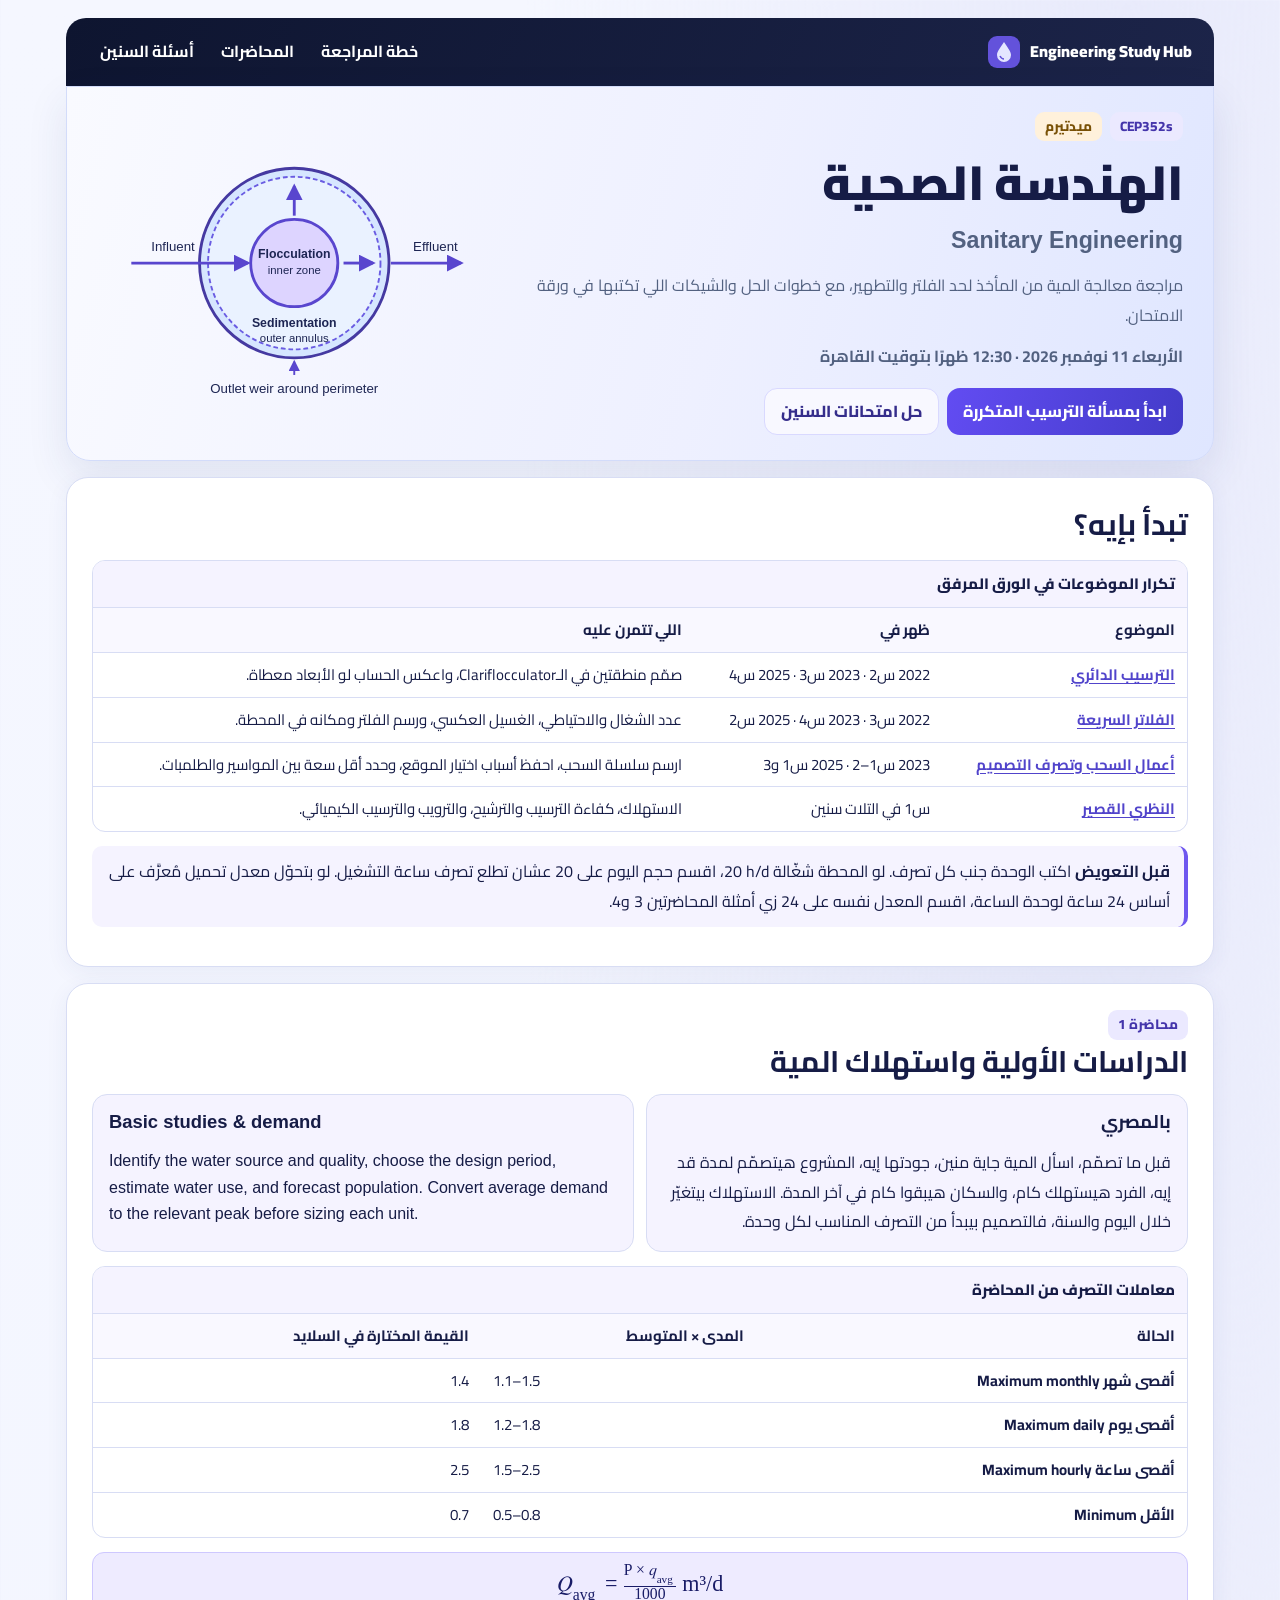
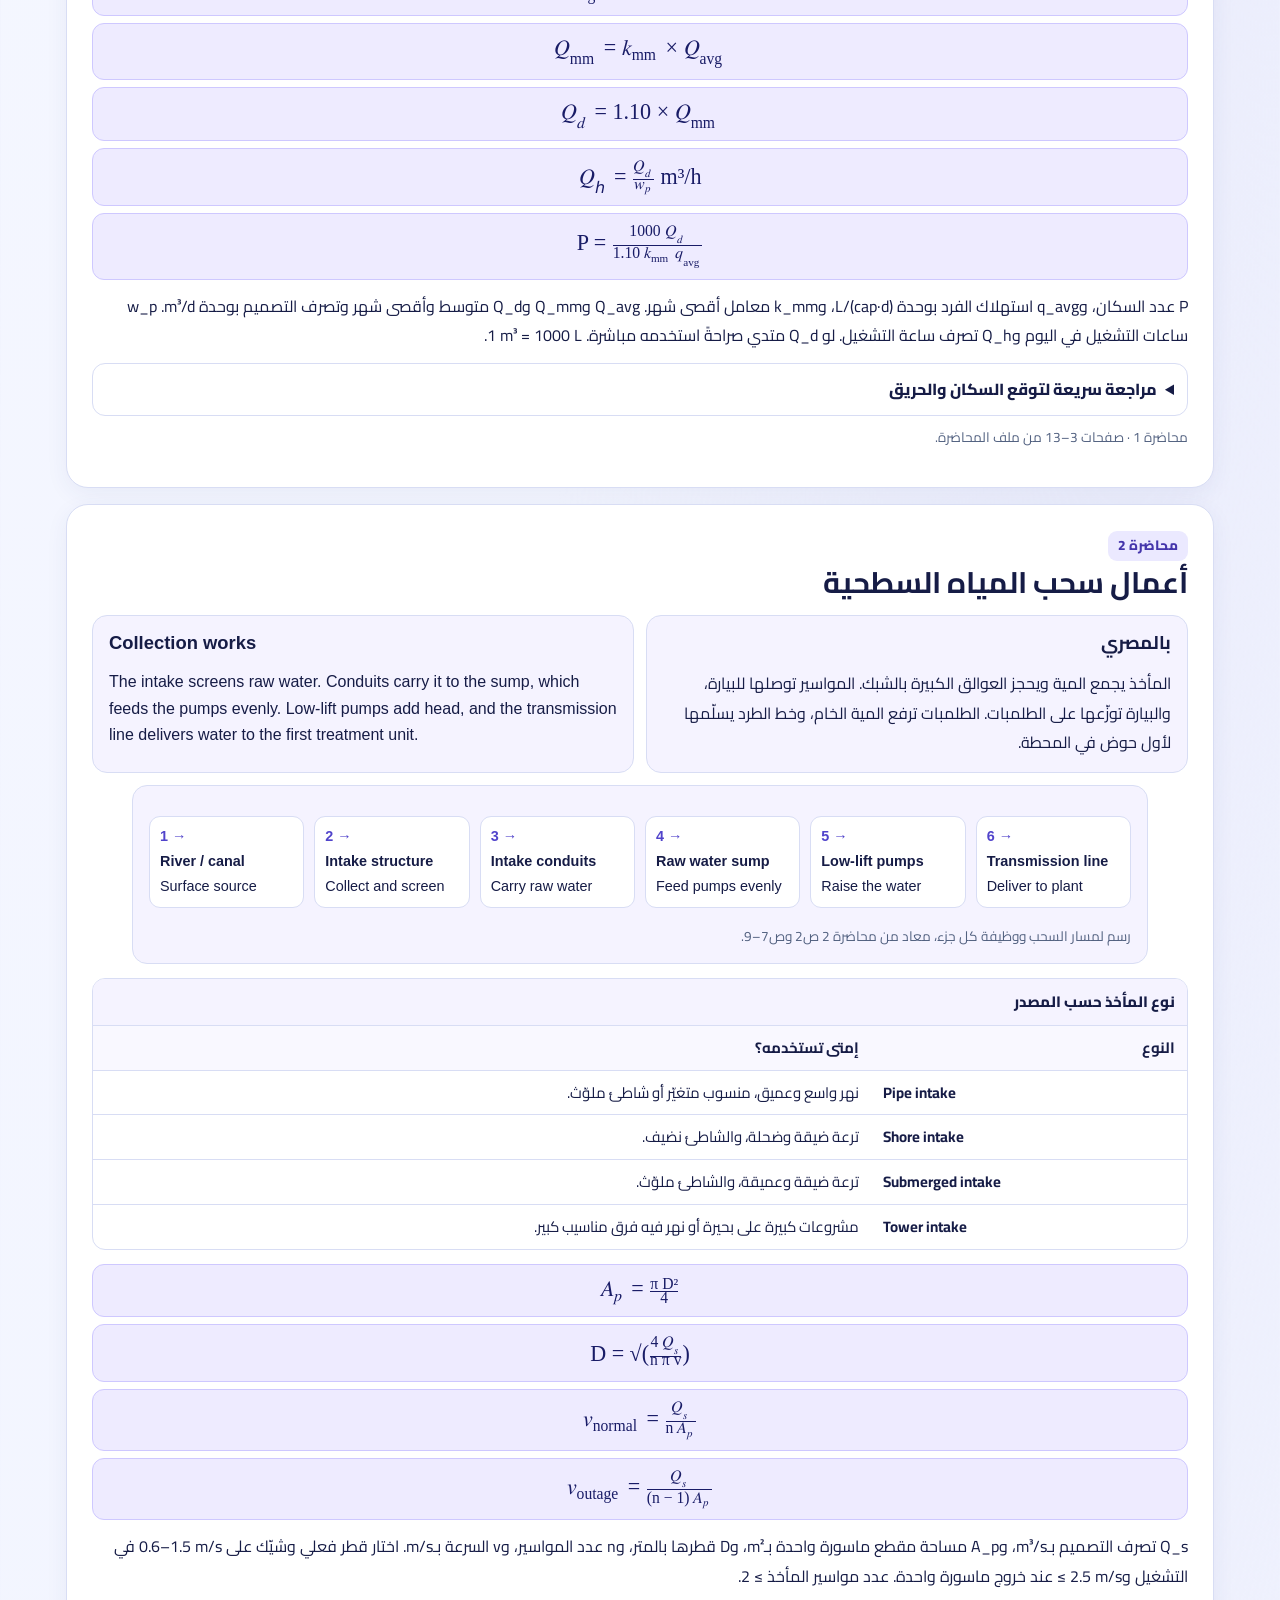
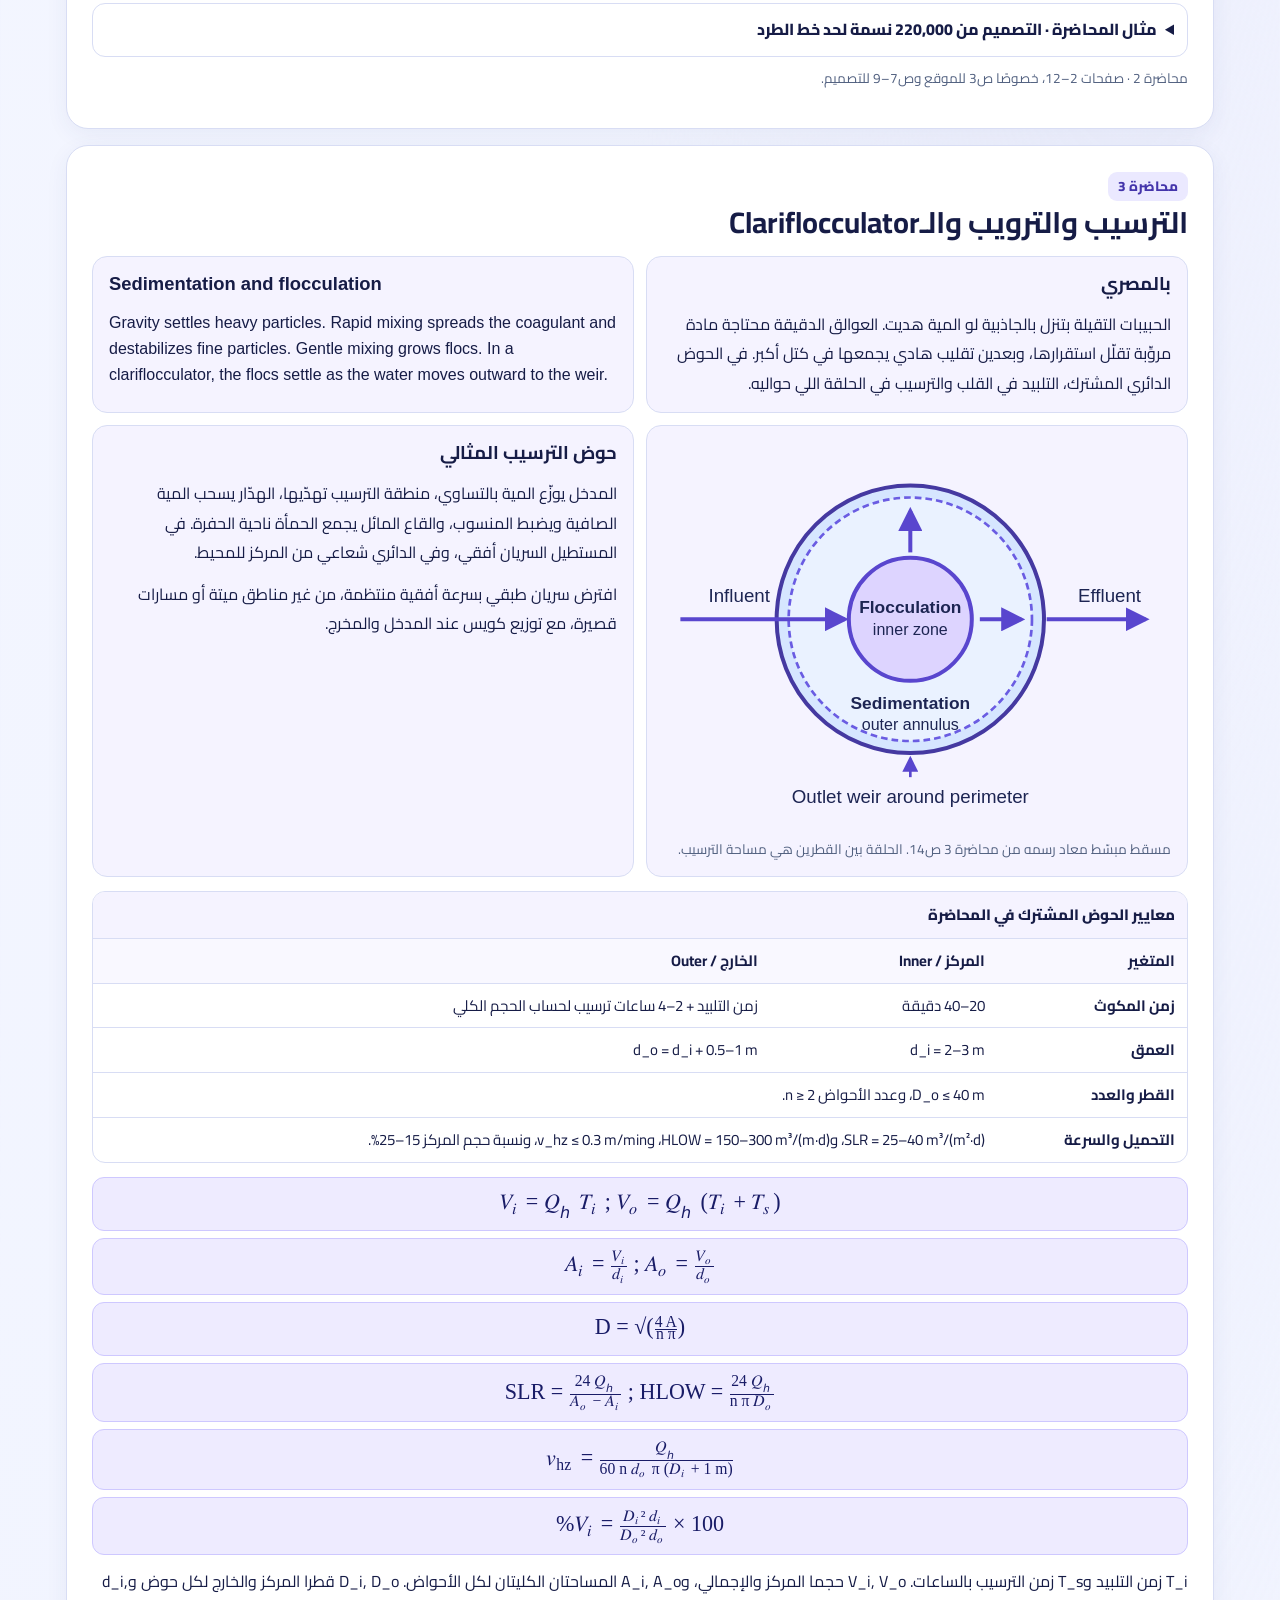
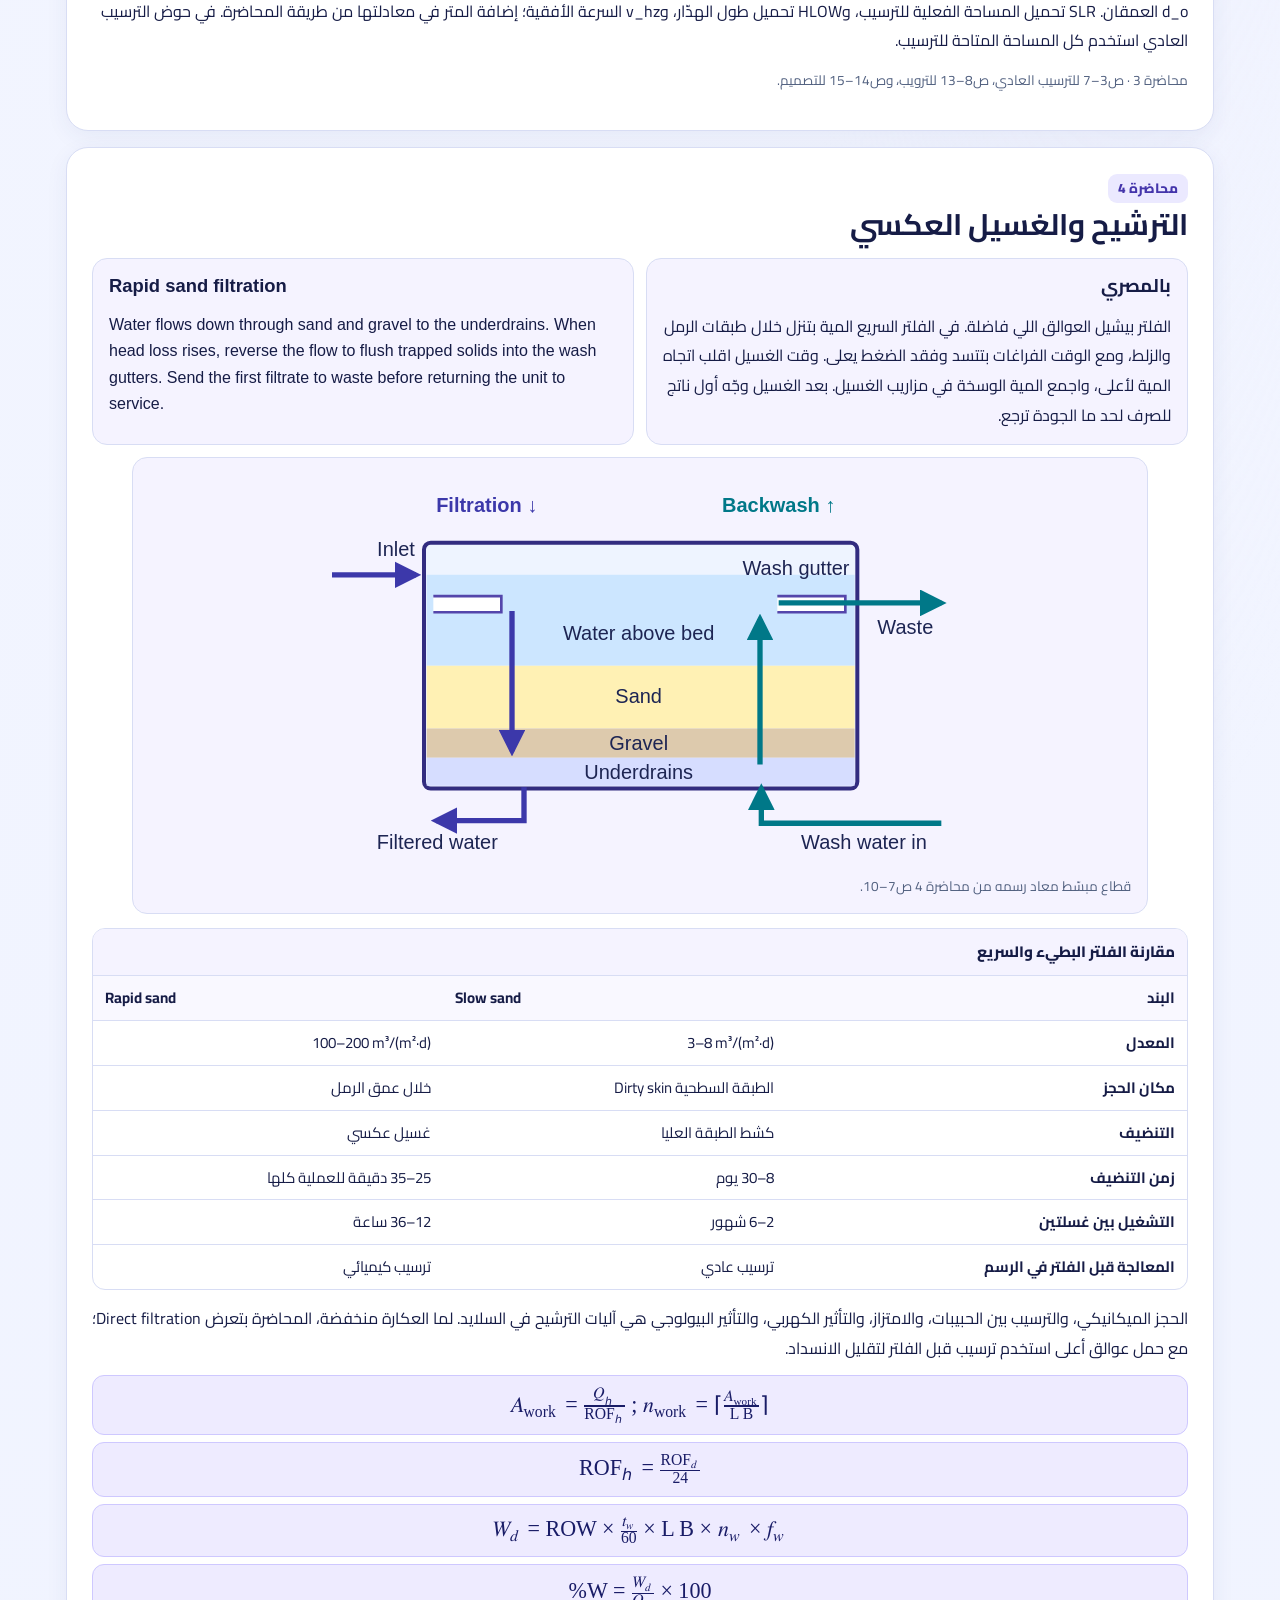
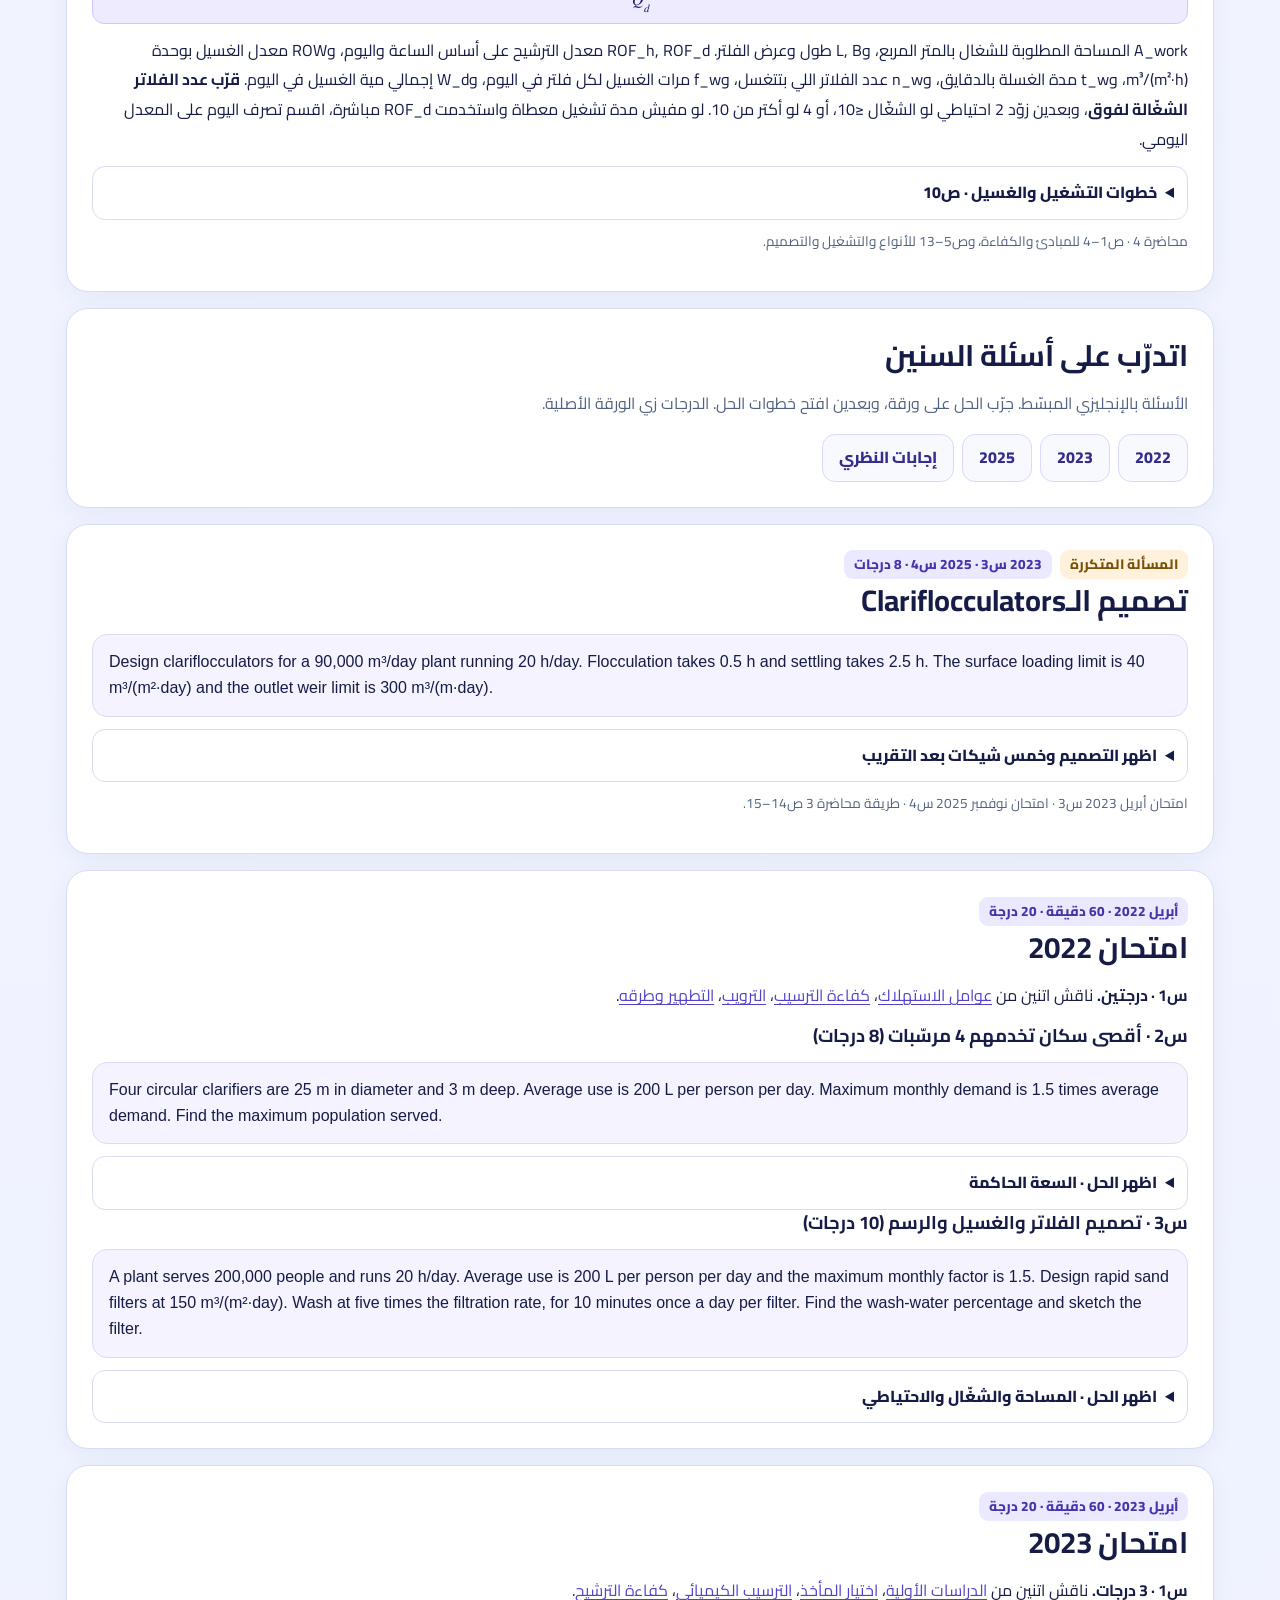
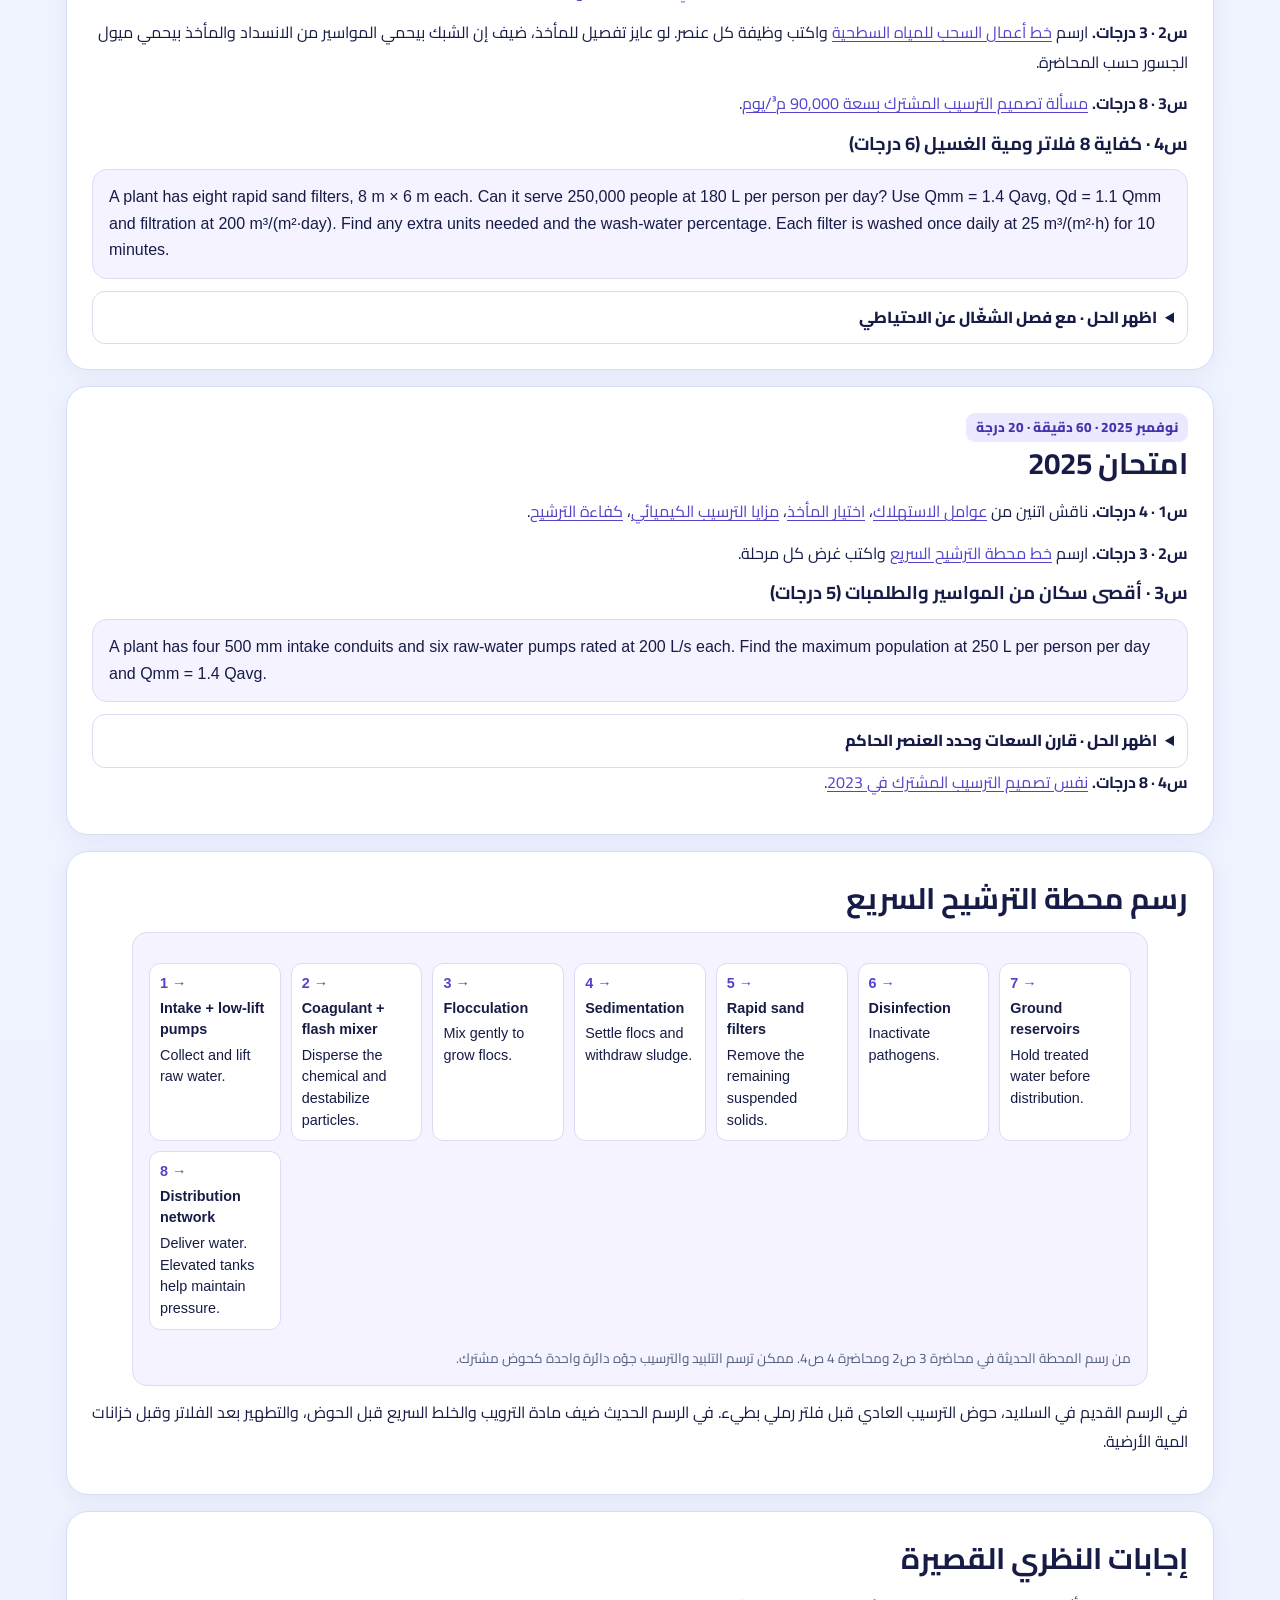
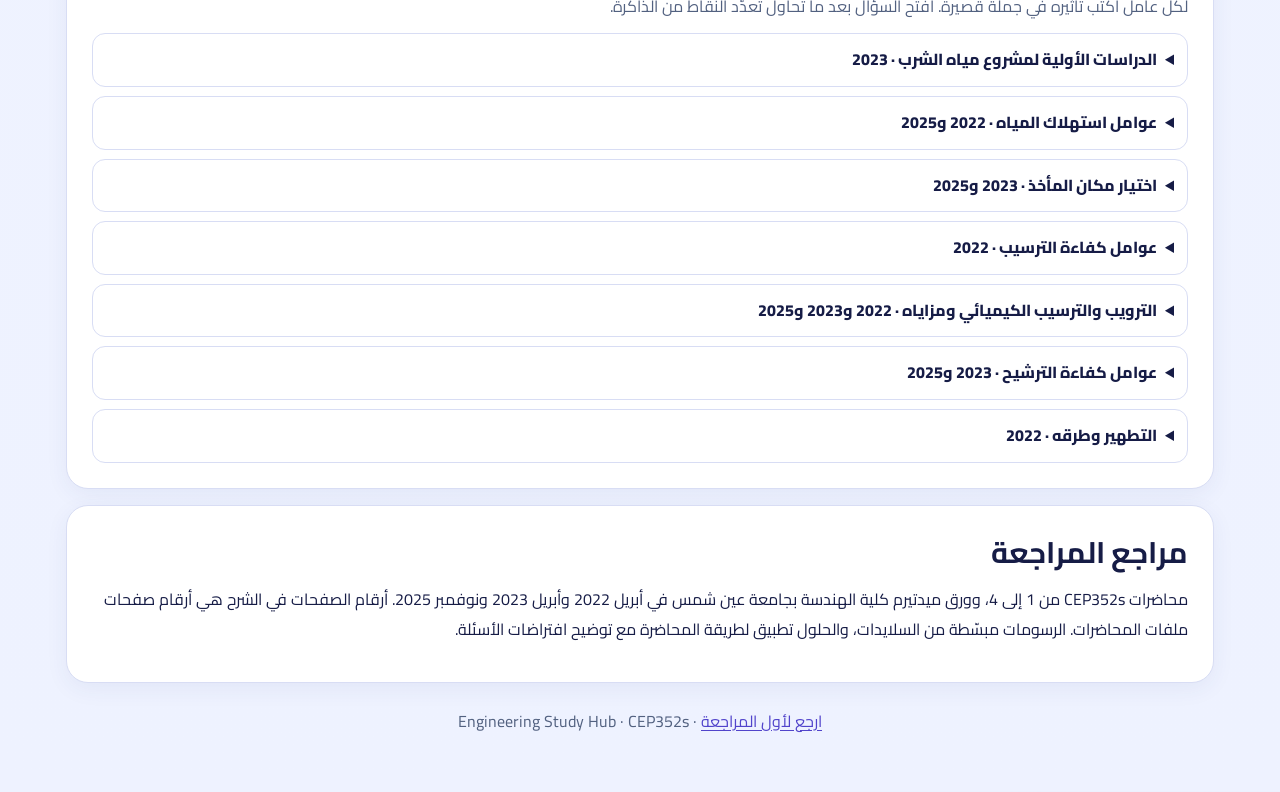
<file: cep352midterm/index.html>
<!doctype html>
<html lang="ar" dir="rtl">
<head>
  <meta charset="utf-8">
  <meta name="viewport" content="width=device-width, initial-scale=1">
  <meta name="theme-color" content="#0e1530">
  <meta name="robots" content="noindex,nofollow,noarchive">
  <meta name="description" content="مراجعة ميدتيرم CEP352s هندسة صحية: المحاضرات 1–4 وحلول امتحانات 2022 و2023 و2025">
  <title>CEP352s | مراجعة ميدتيرم الهندسة الصحية</title>
  <link rel="preconnect" href="https://fonts.googleapis.com">
  <link rel="preconnect" href="https://fonts.gstatic.com" crossorigin>
  <link href="https://fonts.googleapis.com/css2?family=Cairo:wght@400;500;600;700;800;900&display=swap" rel="stylesheet">
  <link rel="stylesheet" href="style.css">
</head>
<body>
<a class="skip button" href="#main">ادخل على المحتوى</a>
<div class="shell">
  <header>
    <nav class="site-nav" aria-label="أقسام المراجعة">
      <span class="brand" lang="en" dir="ltr"><svg width="32" height="32" viewBox="0 0 32 32" aria-hidden="true"><rect width="32" height="32" rx="9" fill="#6352db"/><path d="M16 6c3 5 7 9 7 13a7 7 0 0 1-14 0c0-4 4-8 7-13Z" fill="#e4e6ff"/><path d="M12 20c1 2 2 3 4 3" fill="none" stroke="#6352db" stroke-width="1.5"/></svg>Engineering Study Hub</span>
      <ul><li><a href="#priority">خطة المراجعة</a></li><li><a href="#lectures">المحاضرات</a></li><li><a href="#exams">أسئلة السنين</a></li></ul>
    </nav>
    <div class="hero">
      <div>
        <div class="tags"><span class="tag" lang="en" dir="ltr">CEP352s</span><span class="tag gold">ميدتيرم</span></div>
        <h1>الهندسة الصحية</h1>
        <p class="english-title" lang="en" dir="ltr">Sanitary Engineering</p>
        <p>مراجعة معالجة المية من المأخذ لحد الفلتر والتطهير، مع خطوات الحل والشيكات اللي تكتبها في ورقة الامتحان.</p>
        <p><strong>الأربعاء 11 نوفمبر 2026 · 12:30 ظهرًا بتوقيت القاهرة</strong></p>
        <div class="actions"><a class="button" href="#shared-clarifloc">ابدأ بمسألة الترسيب المتكررة</a><a class="button alt" href="#exams">حل امتحانات السنين</a></div>
      </div>
      <figure><img src="clarifloc.svg" width="380" height="290" alt="مسقط أفقي يوضح التلبيد في المركز والترسيب في الحلقة المحيطة"></figure>
    </div>
  </header>
  <main id="main">
    <section class="card" id="priority">
      <h2>تبدأ بإيه؟</h2>
      <div class="table-wrap">
        <table>
          <caption>تكرار الموضوعات في الورق المرفق</caption>
          <thead><tr><th scope="col">الموضوع</th><th scope="col">ظهر في</th><th scope="col">اللي تتمرن عليه</th></tr></thead>
          <tbody>
            <tr><td><a href="#shared-clarifloc">الترسيب الدائري</a></td><td>2022 س2 · 2023 س3 · 2025 س4</td><td>صمّم منطقتين في الـ<bdi lang="en" dir="ltr">Clariflocculator</bdi>، واعكس الحساب لو الأبعاد معطاة.</td></tr>
            <tr><td><a href="#l4">الفلاتر السريعة</a></td><td>2022 س3 · 2023 س4 · 2025 س2</td><td>عدد الشغال والاحتياطي، الغسيل العكسي، ورسم الفلتر ومكانه في المحطة.</td></tr>
            <tr><td><a href="#l2">أعمال السحب وتصرف التصميم</a></td><td>2023 س1–2 · 2025 س1 و3</td><td>ارسم سلسلة السحب، احفظ أسباب اختيار الموقع، وحدد أقل سعة بين المواسير والطلمبات.</td></tr>
            <tr><td><a href="#theory">النظري القصير</a></td><td>س1 في التلات سنين</td><td>الاستهلاك، كفاءة الترسيب والترشيح، والترويب والترسيب الكيميائي.</td></tr>
          </tbody>
        </table>
      </div>
      <p class="callout"><strong>قبل التعويض</strong> اكتب الوحدة جنب كل تصرف. لو المحطة شغّالة <bdi>20 h/d</bdi>، اقسم حجم اليوم على 20 عشان تطلع تصرف ساعة التشغيل. لو بتحوّل معدل تحميل مُعرَّف على أساس 24 ساعة لوحدة الساعة، اقسم المعدل نفسه على 24 زي أمثلة المحاضرتين 3 و4.</p>
    </section>

    <div id="lectures">
      <section class="card" id="l1">
        <span class="tag">محاضرة 1</span>
        <h2>الدراسات الأولية واستهلاك المية</h2>
        <div class="lesson-grid">
          <div class="ar"><h3>بالمصري</h3><p>قبل ما تصمّم، اسأل المية جاية منين، جودتها إيه، المشروع هيتصمّم لمدة قد إيه، الفرد هيستهلك كام، والسكان هيبقوا كام في آخر المدة. الاستهلاك بيتغيّر خلال اليوم والسنة، فالتصميم بيبدأ من التصرف المناسب لكل وحدة.</p></div>
          <div class="en" lang="en" dir="ltr"><h3>Basic studies &amp; demand</h3><p>Identify the water source and quality, choose the design period, estimate water use, and forecast population. Convert average demand to the relevant peak before sizing each unit.</p></div>
        </div>
        <div class="table-wrap"><table>
          <caption>معاملات التصرف من المحاضرة</caption>
          <thead><tr><th scope="col">الحالة</th><th scope="col">المدى × المتوسط</th><th scope="col">القيمة المختارة في السلايد</th></tr></thead>
          <tbody><tr><td>أقصى شهر <bdi lang="en" dir="ltr">Maximum monthly</bdi></td><td dir="ltr">1.1–1.5</td><td>1.4</td></tr><tr><td>أقصى يوم <bdi lang="en" dir="ltr">Maximum daily</bdi></td><td dir="ltr">1.2–1.8</td><td>1.8</td></tr><tr><td>أقصى ساعة <bdi lang="en" dir="ltr">Maximum hourly</bdi></td><td dir="ltr">1.5–2.5</td><td>2.5</td></tr><tr><td>الأقل <bdi lang="en" dir="ltr">Minimum</bdi></td><td dir="ltr">0.5–0.8</td><td>0.7</td></tr></tbody>
        </table></div>
        <div class="eqs">
          <div class="formula" dir="ltr"><math><mrow><msub><mi>Q</mi><mi>avg</mi></msub><mtext> = </mtext><mfrac><mrow><mtext>P × </mtext><msub><mi>q</mi><mi>avg</mi></msub></mrow><mrow><mtext>1000</mtext></mrow></mfrac><mtext> m³/d</mtext></mrow></math></div>
          <div class="formula" dir="ltr"><math><mrow><msub><mi>Q</mi><mi>mm</mi></msub><mtext> = </mtext><msub><mi>k</mi><mi>mm</mi></msub><mtext> × </mtext><msub><mi>Q</mi><mi>avg</mi></msub></mrow></math></div>
          <div class="formula" dir="ltr"><math><mrow><msub><mi>Q</mi><mi>d</mi></msub><mtext> = 1.10 × </mtext><msub><mi>Q</mi><mi>mm</mi></msub></mrow></math></div>
          <div class="formula" dir="ltr"><math><mrow><msub><mi>Q</mi><mi>h</mi></msub><mtext> = </mtext><mfrac><mrow><msub><mi>Q</mi><mi>d</mi></msub></mrow><mrow><msub><mi>w</mi><mi>p</mi></msub></mrow></mfrac><mtext> m³/h</mtext></mrow></math></div>
          <div class="formula" dir="ltr"><math><mrow><mtext>P = </mtext><mfrac><mrow><mtext>1000 </mtext><msub><mi>Q</mi><mi>d</mi></msub></mrow><mrow><mtext>1.10 </mtext><msub><mi>k</mi><mi>mm</mi></msub><mtext> </mtext><msub><mi>q</mi><mi>avg</mi></msub></mrow></mfrac></mrow></math></div>
        </div>
        <p><bdi>P</bdi> عدد السكان، و<bdi>q_avg</bdi> استهلاك الفرد بوحدة <bdi>L/(cap·d)</bdi>، و<bdi>k_mm</bdi> معامل أقصى شهر. <bdi>Q_avg</bdi> و<bdi>Q_mm</bdi> و<bdi>Q_d</bdi> متوسط وأقصى شهر وتصرف التصميم بوحدة <bdi>m³/d</bdi>. <bdi>w_p</bdi> ساعات التشغيل في اليوم و<bdi>Q_h</bdi> تصرف ساعة التشغيل. لو <bdi>Q_d</bdi> متدي صراحةً استخدمه مباشرة. <bdi>1 m³ = 1000 L</bdi>.</p>
        <details><summary>مراجعة سريعة لتوقع السكان والحريق</summary><div class="solution">
          <p>الحسابية بتضيف زيادة ثابتة كل سنة. الهندسية بتضيف زيادة ثابتة على لوغاريتم السكان. طريقة النمو بتضرب في معامل سنوي، وطريقة الكثافة مناسبة للمدن الجديدة. في مثال 2010–2050، ابدأ بـ125,000 نسمة و40 سنة.</p>
          <div class="eqs"><div class="formula" dir="ltr"><math><mrow><msub><mi>P</mi><mi>f</mi></msub><mtext> = </mtext><msub><mi>P</mi><mi>p</mi></msub><mtext> + </mtext><msub><mi>K</mi><mi>a</mi></msub><mtext> × Δt</mtext></mrow></math></div>
          <div class="formula" dir="ltr"><math><mrow><mtext>ln(</mtext><msub><mi>P</mi><mi>f</mi></msub><mtext>) = ln(</mtext><msub><mi>P</mi><mi>p</mi></msub><mtext>) + </mtext><msub><mi>K</mi><mi>g</mi></msub><mtext> × Δt</mtext></mrow></math></div>
          <div class="formula" dir="ltr"><math><mrow><msub><mi>P</mi><mi>f</mi></msub><mtext> = </mtext><msub><mi>P</mi><mi>p</mi></msub><mtext> × (1 + </mtext><mfrac><mrow><mtext>r</mtext></mrow><mrow><mtext>100</mtext></mrow></mfrac><mtext>)^Δt</mtext></mrow></math></div></div>
          <p><bdi>P_f / P_p</bdi> سكان المستقبل والحاضر، و<bdi>Δt</bdi> فرق السنين، و<bdi>K_a</bdi> متوسط الزيادة السنوية بالأشخاص، و<bdi>K_g</bdi> متوسط تغير اللوغاريتم في السنة، و<bdi>r</bdi> نسبة النمو السنوي بالمية. نتايج التعويض <bdi>187,400 / 246,735 / 276,005</bdi> نسمة بالترتيب باستخدام <bdi>K_g = 0.017</bdi> زي السلايد. القيمة المطبوعة للهندسية في السلايد <bdi>246,718</bdi>، والفرق بسيط بسبب التقريب في الحساب.</p>
          <p>حسب افتراض الحريق في المحاضرة، الهيدرنت <bdi>60 m³/h</bdi> لمدة ساعتين. احسب <bdi>120 m³</bdi> لكل 10,000 نسمة حتى 500,000 نسمة، و<bdi>240 m³</bdi> لكل 10,000 لو العدد أكبر.</p>
        </div></details>
        <p class="source">محاضرة 1 · صفحات 3–13 من ملف المحاضرة.</p>
      </section>

      <section class="card" id="l2">
        <span class="tag">محاضرة 2</span>
        <h2>أعمال سحب المياه السطحية</h2>
        <div class="lesson-grid">
          <div class="ar"><h3>بالمصري</h3><p>المأخذ يجمع المية ويحجز العوالق الكبيرة بالشبك. المواسير توصلها للبيارة، والبيارة توزّعها على الطلمبات. الطلمبات ترفع المية الخام، وخط الطرد يسلّمها لأول حوض في المحطة.</p></div>
          <div class="en" lang="en" dir="ltr"><h3>Collection works</h3><p>The intake screens raw water. Conduits carry it to the sump, which feeds the pumps evenly. Low-lift pumps add head, and the transmission line delivers water to the first treatment unit.</p></div>
        </div>
        <figure class="diagram" id="intake-flow">
          <ol class="flow" lang="en" dir="ltr">
            <li><b>River / canal</b>Surface source</li><li><b>Intake structure</b>Collect and screen</li><li><b>Intake conduits</b>Carry raw water</li><li><b>Raw water sump</b>Feed pumps evenly</li><li><b>Low-lift pumps</b>Raise the water</li><li><b>Transmission line</b>Deliver to plant</li>
          </ol>
          <figcaption>رسم لمسار السحب ووظيفة كل جزء، معاد من محاضرة 2 ص2 وص7–9.</figcaption>
        </figure>
        <div class="table-wrap"><table>
          <caption>نوع المأخذ حسب المصدر</caption>
          <thead><tr><th scope="col">النوع</th><th scope="col">إمتى تستخدمه؟</th></tr></thead>
          <tbody>
            <tr><td lang="en" dir="ltr">Pipe intake</td><td>نهر واسع وعميق، منسوب متغيّر أو شاطئ ملوّث.</td></tr>
            <tr><td lang="en" dir="ltr">Shore intake</td><td>ترعة ضيقة وضحلة، والشاطئ نضيف.</td></tr>
            <tr><td lang="en" dir="ltr">Submerged intake</td><td>ترعة ضيقة وعميقة، والشاطئ ملوّث.</td></tr>
            <tr><td lang="en" dir="ltr">Tower intake</td><td>مشروعات كبيرة على بحيرة أو نهر فيه فرق مناسيب كبير.</td></tr>
          </tbody>
        </table></div>
        <div class="eqs">
          <div class="formula" dir="ltr"><math><mrow><msub><mi>A</mi><mi>p</mi></msub><mtext> = </mtext><mfrac><mrow><mtext>π D²</mtext></mrow><mrow><mtext>4</mtext></mrow></mfrac></mrow></math></div>
          <div class="formula" dir="ltr"><math><mrow><mtext>D = √(</mtext><mfrac><mrow><mtext>4 </mtext><msub><mi>Q</mi><mi>s</mi></msub></mrow><mrow><mtext>n π v</mtext></mrow></mfrac><mtext>)</mtext></mrow></math></div>
          <div class="formula" dir="ltr"><math><mrow><msub><mi>v</mi><mi>normal</mi></msub><mtext> = </mtext><mfrac><mrow><msub><mi>Q</mi><mi>s</mi></msub></mrow><mrow><mtext>n </mtext><msub><mi>A</mi><mi>p</mi></msub></mrow></mfrac></mrow></math></div>
          <div class="formula" dir="ltr"><math><mrow><msub><mi>v</mi><mi>outage</mi></msub><mtext> = </mtext><mfrac><mrow><msub><mi>Q</mi><mi>s</mi></msub></mrow><mrow><mtext>(n − 1) </mtext><msub><mi>A</mi><mi>p</mi></msub></mrow></mfrac></mrow></math></div>
        </div>
        <p><bdi>Q_s</bdi> تصرف التصميم بـ<bdi>m³/s</bdi>، و<bdi>A_p</bdi> مساحة مقطع ماسورة واحدة بـ<bdi>m²</bdi>، و<bdi>D</bdi> قطرها بالمتر، و<bdi>n</bdi> عدد المواسير، و<bdi>v</bdi> السرعة بـ<bdi>m/s</bdi>. اختار قطر فعلي وشيّك على <bdi>0.6–1.5 m/s</bdi> في التشغيل و<bdi>≤ 2.5 m/s</bdi> عند خروج ماسورة واحدة. عدد مواسير المأخذ ≥ 2.</p>
        <details><summary>مثال المحاضرة · التصميم من 220,000 نسمة لحد خط الطرد</summary><div class="solution">
          <ol class="steps">
            <li>الاستهلاك <bdi>200 L/(cap·d)</bdi>، إذن <bdi>Q_avg = 44,000</bdi> و<bdi>Q_mm = 61,600</bdi> و<bdi>Q_d = 67,760 m³/d = 0.7843 m³/s</bdi> على 24 ساعة.</li>
            <li>ابدأ بماسورتين عند <bdi>1 m/s</bdi>، يطلع قطر نظري <bdi>0.707 m</bdi>. اختار <bdi>700 mm</bdi> وشيّك <bdi>1.02 m/s</bdi> عادي و<bdi>2.04 m/s</bdi> مع خروج ماسورة.</li>
            <li>4 طلمبات شغّالة تحتاج كل واحدة <bdi>196.1 L/s</bdi>، اختار <bdi>200 L/s</bdi> وأضف 2 احتياطي (50%). للبيارة استخدم زمن 5 دقائق، فيطلع <bdi>235.3 m³</bdi>. عند طول 15 م وعرض 4 م يبقى العمق <bdi>3.92 m</bdi>، أكبر من <bdi>53 − 0.11 − 50 + 0.5 = 3.39 m</bdi>.</li>
            <li>خط طرد واحد عند سرعة مبدئية <bdi>1.2 m/s</bdi> يطلع قطره حوالي <bdi>0.91 m</bdi>. اختار <bdi>900 mm</bdi> وشيّك <bdi>1.23 m/s</bdi>. الرأس الساكن <bdi>75 − 53 + 5 = 27 m</bdi>، والفواقد حسب المثال <bdi>0.11 + 9.62 = 9.73 m</bdi>، يبقى الرأس الكلي <bdi>36.73 m</bdi>.</li>
          </ol>
          <div class="eqs">
            <div class="formula" dir="ltr"><math><mrow><msub><mi>h</mi><mi>f</mi></msub><mtext> = </mtext><mfrac><mrow><mtext>f L v²</mtext></mrow><mrow><mtext>2 g D</mtext></mrow></mfrac></mrow></math></div>
            <div class="formula" dir="ltr"><math><mrow><msub><mi>h</mi><mi>s</mi></msub><mtext> = </mtext><mfrac><mrow><mtext>ΣK v²</mtext></mrow><mrow><mtext>2 g</mtext></mrow></mfrac></mrow></math></div>
            <div class="formula" dir="ltr"><math><mrow><msub><mi>H</mi><mi>T</mi></msub><mtext> = </mtext><msub><mi>H</mi><mi>static</mi></msub><mtext> + </mtext><msub><mi>h</mi><mi>f</mi></msub><mtext> + </mtext><msub><mi>h</mi><mi>s</mi></msub></mrow></math></div>
          </div>
          <p><bdi>h_f</bdi> فواقد احتكاك و<bdi>h_s</bdi> فواقد ثانوية بالمتر، و<bdi>L</bdi> طول الماسورة، و<bdi>f</bdi> معامل دارسي، و<bdi>K</bdi> معاملات الفواقد الثانوية، و<bdi>g = 9.81 m/s²</bdi>. لخط الطرد، السلايد بيستخدم <bdi lang="en" dir="ltr">Hazen–Williams</bdi> بـ<bdi>h_f = 10.675 L (Q_s/C)^1.852 D^−4.87</bdi>، و<bdi>C = 120</bdi> في المثال. اجمع فواقد المأخذ والطرد في الرأس الديناميكي.</p>
        </div></details>
        <p class="source">محاضرة 2 · صفحات 2–12، خصوصًا ص3 للموقع وص7–9 للتصميم.</p>
      </section>


      <section class="card" id="l3">
        <span class="tag">محاضرة 3</span>
        <h2>الترسيب والترويب والـ<bdi lang="en">Clariflocculator</bdi></h2>
        <div class="lesson-grid">
          <div class="ar"><h3>بالمصري</h3><p>الحبيبات التقيلة بتنزل بالجاذبية لو المية هديت. العوالق الدقيقة محتاجة مادة مروِّبة تقلّل استقرارها، وبعدين تقليب هادي يجمعها في كتل أكبر. في الحوض الدائري المشترك، التلبيد في القلب والترسيب في الحلقة اللي حواليه.</p></div>
          <div class="en" lang="en" dir="ltr"><h3>Sedimentation and flocculation</h3><p>Gravity settles heavy particles. Rapid mixing spreads the coagulant and destabilizes fine particles. Gentle mixing grows flocs. In a clariflocculator, the flocs settle as the water moves outward to the weir.</p></div>
        </div>
        <div class="pair">
          <figure class="diagram"><img src="clarifloc.svg" width="380" height="290" loading="lazy" alt="دخول المية من المركز، وحركة شعاعية ناحية هدّار المحيط"><figcaption>مسقط مبسّط معاد رسمه من محاضرة 3 ص14. الحلقة بين القطرين هي مساحة الترسيب.</figcaption></figure>
          <div class="ar"><h3>حوض الترسيب المثالي</h3><p>المدخل يوزّع المية بالتساوي، منطقة الترسيب تهدّيها، الهدّار يسحب المية الصافية ويضبط المنسوب، والقاع المائل يجمع الحمأة ناحية الحفرة. في المستطيل السريان أفقي، وفي الدائري شعاعي من المركز للمحيط.</p><p>افترض سريان طبقي بسرعة أفقية منتظمة، من غير مناطق ميتة أو مسارات قصيرة، مع توزيع كويس عند المدخل والمخرج.</p></div>
        </div>
        <div class="table-wrap"><table>
          <caption>معايير الحوض المشترك في المحاضرة</caption>
          <thead><tr><th scope="col">المتغير</th><th scope="col">المركز / Inner</th><th scope="col">الخارج / Outer</th></tr></thead>
          <tbody>
            <tr><td>زمن المكوث</td><td>20–40 دقيقة</td><td>زمن التلبيد + 2–4 ساعات ترسيب لحساب الحجم الكلي</td></tr>
            <tr><td>العمق</td><td><bdi>d_i = 2–3 m</bdi></td><td><bdi>d_o = d_i + 0.5–1 m</bdi></td></tr>
            <tr><td>القطر والعدد</td><td colspan="2"><bdi>D_o ≤ 40 m</bdi>، وعدد الأحواض <bdi>n ≥ 2</bdi>.</td></tr>
            <tr><td>التحميل والسرعة</td><td colspan="2"><bdi>SLR = 25–40 m³/(m²·d)</bdi>، و<bdi>HLOW = 150–300 m³/(m·d)</bdi>، و<bdi>v_hz ≤ 0.3 m/min</bdi>، ونسبة حجم المركز 15–25%.</td></tr>
          </tbody>
        </table></div>
        <div class="eqs">
          <div class="formula" dir="ltr"><math><mrow><msub><mi>V</mi><mi>i</mi></msub><mtext> = </mtext><msub><mi>Q</mi><mi>h</mi></msub><mtext> </mtext><msub><mi>T</mi><mi>i</mi></msub><mtext> ; </mtext><msub><mi>V</mi><mi>o</mi></msub><mtext> = </mtext><msub><mi>Q</mi><mi>h</mi></msub><mtext> (</mtext><msub><mi>T</mi><mi>i</mi></msub><mtext> + </mtext><msub><mi>T</mi><mi>s</mi></msub><mtext>)</mtext></mrow></math></div>
          <div class="formula" dir="ltr"><math><mrow><msub><mi>A</mi><mi>i</mi></msub><mtext> = </mtext><mfrac><mrow><msub><mi>V</mi><mi>i</mi></msub></mrow><mrow><msub><mi>d</mi><mi>i</mi></msub></mrow></mfrac><mtext> ; </mtext><msub><mi>A</mi><mi>o</mi></msub><mtext> = </mtext><mfrac><mrow><msub><mi>V</mi><mi>o</mi></msub></mrow><mrow><msub><mi>d</mi><mi>o</mi></msub></mrow></mfrac></mrow></math></div>
          <div class="formula" dir="ltr"><math><mrow><mtext>D = √(</mtext><mfrac><mrow><mtext>4 A</mtext></mrow><mrow><mtext>n π</mtext></mrow></mfrac><mtext>)</mtext></mrow></math></div>
          <div class="formula" dir="ltr"><math><mrow><mtext>SLR = </mtext><mfrac><mrow><mtext>24 </mtext><msub><mi>Q</mi><mi>h</mi></msub></mrow><mrow><msub><mi>A</mi><mi>o</mi></msub><mtext> − </mtext><msub><mi>A</mi><mi>i</mi></msub></mrow></mfrac><mtext> ; HLOW = </mtext><mfrac><mrow><mtext>24 </mtext><msub><mi>Q</mi><mi>h</mi></msub></mrow><mrow><mtext>n π </mtext><msub><mi>D</mi><mi>o</mi></msub></mrow></mfrac></mrow></math></div>
          <div class="formula" dir="ltr"><math><mrow><msub><mi>v</mi><mi>hz</mi></msub><mtext> = </mtext><mfrac><mrow><msub><mi>Q</mi><mi>h</mi></msub></mrow><mrow><mtext>60 n </mtext><msub><mi>d</mi><mi>o</mi></msub><mtext> π (</mtext><msub><mi>D</mi><mi>i</mi></msub><mtext> + 1 m)</mtext></mrow></mfrac></mrow></math></div>
          <div class="formula" dir="ltr"><math><mrow><mtext>%</mtext><msub><mi>V</mi><mi>i</mi></msub><mtext> = </mtext><mfrac><mrow><msub><mi>D</mi><mi>i</mi></msub><mtext>² </mtext><msub><mi>d</mi><mi>i</mi></msub></mrow><mrow><msub><mi>D</mi><mi>o</mi></msub><mtext>² </mtext><msub><mi>d</mi><mi>o</mi></msub></mrow></mfrac><mtext> × 100</mtext></mrow></math></div>
        </div>
        <p><bdi>T_i</bdi> زمن التلبيد و<bdi>T_s</bdi> زمن الترسيب بالساعات. <bdi>V_i, V_o</bdi> حجما المركز والإجمالي، و<bdi>A_i, A_o</bdi> المساحتان الكليتان لكل الأحواض. <bdi>D_i, D_o</bdi> قطرا المركز والخارج لكل حوض و<bdi>d_i, d_o</bdi> العمقان. <bdi>SLR</bdi> تحميل المساحة الفعلية للترسيب، و<bdi>HLOW</bdi> تحميل طول الهدّار، و<bdi>v_hz</bdi> السرعة الأفقية؛ إضافة المتر في معادلتها من طريقة المحاضرة. في حوض الترسيب العادي استخدم كل المساحة المتاحة للترسيب.</p>
        <p class="source">محاضرة 3 · ص3–7 للترسيب العادي، ص8–13 للترويب، وص14–15 للتصميم.</p>
      </section>

      <section class="card" id="l4">
        <span class="tag">محاضرة 4</span>
        <h2>الترشيح والغسيل العكسي</h2>
        <div class="lesson-grid">
          <div class="ar"><h3>بالمصري</h3><p>الفلتر بيشيل العوالق اللي فاضلة. في الفلتر السريع المية بتنزل خلال طبقات الرمل والزلط، ومع الوقت الفراغات بتتسد وفقد الضغط يعلى. وقت الغسيل اقلب اتجاه المية لأعلى، واجمع المية الوسخة في مزاريب الغسيل. بعد الغسيل وجّه أول ناتج للصرف لحد ما الجودة ترجع.</p></div>
          <div class="en" lang="en" dir="ltr"><h3>Rapid sand filtration</h3><p>Water flows down through sand and gravel to the underdrains. When head loss rises, reverse the flow to flush trapped solids into the wash gutters. Send the first filtrate to waste before returning the unit to service.</p></div>
        </div>
        <figure class="diagram" id="filter-section">
          <img src="rapid-filter.svg" width="480" height="295" loading="lazy" alt="قطاع فلتر سريع فيه مية فوق الرمل والزلط ونظام تجميع تحتهم، بأسهم الترشيح لأسفل والغسيل لأعلى">
          <figcaption>قطاع مبسّط معاد رسمه من محاضرة 4 ص7–10.</figcaption>
        </figure>
        <div class="table-wrap"><table>
          <caption>مقارنة الفلتر البطيء والسريع</caption>
          <thead><tr><th scope="col">البند</th><th scope="col" lang="en" dir="ltr">Slow sand</th><th scope="col" lang="en" dir="ltr">Rapid sand</th></tr></thead>
          <tbody>
            <tr><td>المعدل</td><td><bdi>3–8 m³/(m²·d)</bdi></td><td><bdi>100–200 m³/(m²·d)</bdi></td></tr>
            <tr><td>مكان الحجز</td><td>الطبقة السطحية <bdi lang="en" dir="ltr">Dirty skin</bdi></td><td>خلال عمق الرمل</td></tr>
            <tr><td>التنضيف</td><td>كشط الطبقة العليا</td><td>غسيل عكسي</td></tr>
            <tr><td>زمن التنضيف</td><td>8–30 يوم</td><td>25–35 دقيقة للعملية كلها</td></tr>
            <tr><td>التشغيل بين غسلتين</td><td>2–6 شهور</td><td>12–36 ساعة</td></tr>
            <tr><td>المعالجة قبل الفلتر في الرسم</td><td>ترسيب عادي</td><td>ترسيب كيميائي</td></tr>
          </tbody>
        </table></div>
        <p>الحجز الميكانيكي، والترسيب بين الحبيبات، والامتزاز، والتأثير الكهربي، والتأثير البيولوجي هي آليات الترشيح في السلايد. لما العكارة منخفضة، المحاضرة بتعرض <bdi lang="en" dir="ltr">Direct filtration</bdi>؛ مع حمل عوالق أعلى استخدم ترسيب قبل الفلتر لتقليل الانسداد.</p>
        <div class="eqs">
          <div class="formula" dir="ltr"><math><mrow><msub><mi>A</mi><mi>work</mi></msub><mtext> = </mtext><mfrac><mrow><msub><mi>Q</mi><mi>h</mi></msub></mrow><mrow><msub><mi>ROF</mi><mi>h</mi></msub></mrow></mfrac><mtext> ; </mtext><msub><mi>n</mi><mi>work</mi></msub><mtext> = ⌈</mtext><mfrac><mrow><msub><mi>A</mi><mi>work</mi></msub></mrow><mrow><mtext>L B</mtext></mrow></mfrac><mtext>⌉</mtext></mrow></math></div>
          <div class="formula" dir="ltr"><math><mrow><msub><mi>ROF</mi><mi>h</mi></msub><mtext> = </mtext><mfrac><mrow><msub><mi>ROF</mi><mi>d</mi></msub></mrow><mrow><mtext>24</mtext></mrow></mfrac></mrow></math></div>
          <div class="formula" dir="ltr"><math><mrow><msub><mi>W</mi><mi>d</mi></msub><mtext> = ROW × </mtext><mfrac><mrow><msub><mi>t</mi><mi>w</mi></msub></mrow><mrow><mtext>60</mtext></mrow></mfrac><mtext> × L B × </mtext><msub><mi>n</mi><mi>w</mi></msub><mtext> × </mtext><msub><mi>f</mi><mi>w</mi></msub></mrow></math></div>
          <div class="formula" dir="ltr"><math><mrow><mtext>%W = </mtext><mfrac><mrow><msub><mi>W</mi><mi>d</mi></msub></mrow><mrow><msub><mi>Q</mi><mi>d</mi></msub></mrow></mfrac><mtext> × 100</mtext></mrow></math></div>
        </div>
        <p><bdi>A_work</bdi> المساحة المطلوبة للشغال بالمتر المربع، و<bdi>L, B</bdi> طول وعرض الفلتر. <bdi>ROF_h, ROF_d</bdi> معدل الترشيح على أساس الساعة واليوم، و<bdi>ROW</bdi> معدل الغسيل بوحدة <bdi>m³/(m²·h)</bdi>، و<bdi>t_w</bdi> مدة الغسلة بالدقايق، و<bdi>n_w</bdi> عدد الفلاتر اللي بتتغسل، و<bdi>f_w</bdi> مرات الغسيل لكل فلتر في اليوم، و<bdi>W_d</bdi> إجمالي مية الغسيل في اليوم. <strong>قرّب عدد الفلاتر الشغّالة لفوق</strong>، وبعدين زوّد 2 احتياطي لو الشغّال ≤10، أو 4 لو أكتر من 10. لو مفيش مدة تشغيل معطاة واستخدمت <bdi>ROF_d</bdi> مباشرة، اقسم تصرف اليوم على المعدل اليومي.</p>
        <details><summary>خطوات التشغيل والغسيل · ص10</summary><div class="solution">
          <ol class="steps">
            <li><bdi>V2 + V3</bdi> لتفريغ الفلتر، واقفل دخول المية <bdi>V1</bdi>.</li>
            <li><bdi>V4</bdi> لهوا مضغوط يحرّك الرواسب.</li>
            <li><bdi>V5 + V3</bdi> لمية الغسيل المضغوطة وصرفها من المزاريب.</li>
            <li><bdi>V1 + V6</bdi> لإرجاع الترشيح مع توجيه المية الأولى للصرف.</li>
            <li><bdi>V1 + V2</bdi> للتشغيل العادي. باقي المحابس مقفولة في كل خطوة حسب جدول المحاضرة.</li>
          </ol>
        </div></details>
        <p class="source">محاضرة 4 · ص1–4 للمبادئ والكفاءة، وص5–13 للأنواع والتشغيل والتصميم.</p>
      </section>
    </div>

    <section class="card" id="exams">
      <h2>اتدرّب على أسئلة السنين</h2>
      <p class="lead">الأسئلة بالإنجليزي المبسّط. جرّب الحل على ورقة، وبعدين افتح خطوات الحل. الدرجات زي الورقة الأصلية.</p>
      <div class="actions"><a class="button alt" href="#y22">2022</a><a class="button alt" href="#y23">2023</a><a class="button alt" href="#y25">2025</a><a class="button alt" href="#theory">إجابات النظري</a></div>
    </section>

    <section class="card" id="shared-clarifloc">
      <div class="tags"><span class="tag gold">المسألة المتكررة</span><span class="tag">2023 س3 · 2025 س4 · 8 درجات</span></div>
      <h2>تصميم الـ<bdi lang="en">Clariflocculators</bdi></h2>
      <p class="en" lang="en" dir="ltr">Design clariflocculators for a 90,000 m³/day plant running 20 h/day. Flocculation takes 0.5 h and settling takes 2.5 h. The surface loading limit is 40 m³/(m²·day) and the outlet weir limit is 300 m³/(m·day).</p>
      <details><summary>اظهر التصميم وخمس شيكات بعد التقريب</summary><div class="solution">
        <ol class="steps">
          <li><strong>ظبّط التصرف.</strong> السعة معطاة بالفعل. <bdi>Q_h = 90,000 ÷ 20 = 4,500 m³/h</bdi>. وقت المكوث يحتاج ده، ومقارنة التحميل اليومي تتبع طريقة السلايد <bdi>4,500 × 24 = 108,000 m³/d</bdi> كمكافئ لمعدل التشغيل.</li>
          <li><strong>احسب حجمين.</strong> المركز <bdi>V_i = 4,500 × 0.5 = 2,250 m³</bdi>. الإجمالي لحد القطر الخارجي <bdi>V_o = 4,500 × (0.5 + 2.5) = 13,500 m³</bdi>. حجم الترسيب وحده <bdi>11,250 m³</bdi>.</li>
          <li><strong>افترض الأعماق من المدى.</strong> <bdi>d_i = 2.5 m</bdi> و<bdi>d_o = 3.0 m</bdi>. إذن <bdi>A_i = 2,250 ÷ 2.5 = 900 m²</bdi> و<bdi>A_o = 13,500 ÷ 3 = 4,500 m²</bdi>. مساحة الحلقة قبل التقريب <bdi>3,600 m²</bdi>.</li>
          <li><strong>اختار عدد وقطر الأحواض.</strong> عند أقصى قطر <bdi>40 m</bdi>، مساحة الحوض <bdi>1,256.64 m²</bdi>. <bdi>4,500 ÷ 1,256.64 = 3.58</bdi> فاختار 4 أحواض. من <bdi>√(4A/(nπ))</bdi>، القطر الخارجي <bdi>37.85 m</bdi> والداخلي <bdi>16.93 m</bdi>. اعتمد <bdi>38 m</bdi> و<bdi>17 m</bdi>.</li>
        </ol>
        <div class="table-wrap"><table>
          <caption>الشيكات على الأبعاد المعتمدة</caption>
          <thead><tr><th scope="col">الاختبار</th><th scope="col">النتيجة</th><th scope="col">المطلوب</th></tr></thead>
          <tbody>
            <tr><td>مساحة الحلقة والتحميل <bdi lang="en" dir="ltr">SLR</bdi></td><td><bdi>A_o − A_i = 3,628.54 m²</bdi><br><bdi>108,000 ÷ 3,628.54 = 29.76 m³/(m²·d)</bdi></td><td><bdi>≤ 40</bdi></td></tr>
            <tr><td>طول الهدّار والتحميل <bdi lang="en" dir="ltr">HLOW</bdi></td><td><bdi>4π × 38 = 477.52 m</bdi><br><bdi>108,000 ÷ 477.52 = 226.17 m³/(m·d)</bdi></td><td><bdi>≤ 300</bdi></td></tr>
            <tr><td>السرعة الأفقية</td><td><bdi>(4,500 ÷ 60) ÷ (4 × 3 × π × 18) = 0.111 m/min</bdi></td><td><bdi>≤ 0.3 m/min</bdi></td></tr>
            <tr><td>نسبة الحجم الداخلي</td><td><bdi>(17² × 2.5) ÷ (38² × 3) × 100 = 16.68%</bdi></td><td>15–25%</td></tr>
            <tr><td>زمن المكوث بعد التقريب</td><td><bdi>T_i ≈ 0.504 h</bdi>، و<bdi>T_s ≈ 2.520 h</bdi> من <bdi>(V_o − V_i) ÷ Q_h</bdi>.</td><td>0.5 ساعة تلبيد و2.5 ساعة ترسيب على الأقل.</td></tr>
          </tbody>
        </table></div>
        <p><strong>النتيجة</strong> 4 أحواض، لكل حوض قطر داخلي 17 م وخارجي 38 م، وعمق داخلي 2.5 م وخارجي 3 م.</p><p class="en" lang="en" dir="ltr">Use four tanks. Each has a 17 m inner diameter, a 38 m outer diameter, and depths of 2.5 m and 3 m respectively. The rounded dimensions pass all five checks.</p>
      </div></details>
      <p class="source">امتحان أبريل 2023 س3 · امتحان نوفمبر 2025 س4 · طريقة محاضرة 3 ص14–15.</p>
    </section>

    <section class="card" id="y22">
      <span class="tag">أبريل 2022 · 60 دقيقة · 20 درجة</span>
      <h2>امتحان 2022</h2>
      <p><strong>س1 · درجتين.</strong> ناقش اتنين من <a href="#t-demand">عوامل الاستهلاك</a>، <a href="#t-sed">كفاءة الترسيب</a>، <a href="#t-coag">الترويب</a>، <a href="#t-disinfection">التطهير وطرقه</a>.</p>

      <h3>س2 · أقصى سكان تخدمهم 4 مرسّبات (8 درجات)</h3>
      <p class="en" lang="en" dir="ltr">Four circular clarifiers are 25 m in diameter and 3 m deep. Average use is 200 L per person per day. Maximum monthly demand is 1.5 times average demand. Find the maximum population served.</p>
      <details><summary>اظهر الحل · السعة الحاكمة</summary><div class="solution">
        <ol class="steps">
          <li>اعتبر تشغيل 24 ساعة لأن السؤال سايب مدة التشغيل. استخدم حدود تصميم الترسيب العادي في محاضرة 3 ص7. مساحة الأحواض <bdi>4π(25²)/4 = 1,963.50 m²</bdi>، والحجم <bdi>5,890.49 m³</bdi>، والهدّار المحيطي الكلي <bdi>4π × 25 = 314.16 m</bdi>.</li>
          <li>السعة من تحميل السطح <bdi>40 × 1,963.50 = 78,540 m³/d</bdi>، ومن الهدّار <bdi>300 × 314.16 = 94,248 m³/d</bdi>. من أقل زمن مكوث (ساعتين) <bdi>Q_d = (5,890.49 ÷ 2) × 24 = 70,686 m³/d</bdi>. زمن المكوث هو الحاكم.</li>
          <li>شيّك عند التصرف الحاكم. <bdi>SLR = 36 m³/(m²·d)</bdi>، و<bdi>HLOW = 225 m³/(m·d)</bdi>. مساحة المقطع حسب السلايد <bdi>4π × 12.5 × 3 = 471.24 m²</bdi>، فالسرعة <bdi>(70,685.83 ÷ 1,440) ÷ 471.24 ≈ 0.104 m/min</bdi>، تحت <bdi>0.3 m/min</bdi>.</li>
          <li>ارجع للسكان عن طريق <bdi>Q_d = 1.1 × 1.5 × P × 200 ÷ 1,000</bdi>. النتيجة <strong>214,199 نسمة كحد أقصى</strong> بعد التقريب لتحت. لو افترضت سعة المحطة مساوية لأقصى شهر مباشرةً، من غير معامل 1.1 اللي في المحاضرة، النتيجة 235,619 نسمة.</li>
        </ol>
      </div></details>

      <h3>س3 · تصميم الفلاتر والغسيل والرسم (10 درجات)</h3>
      <p class="en" lang="en" dir="ltr">A plant serves 200,000 people and runs 20 h/day. Average use is 200 L per person per day and the maximum monthly factor is 1.5. Design rapid sand filters at 150 m³/(m²·day). Wash at five times the filtration rate, for 10 minutes once a day per filter. Find the wash-water percentage and sketch the filter.</p>
      <details><summary>اظهر الحل · المساحة والشغّال والاحتياطي</summary><div class="solution">
        <ol class="steps">
          <li><bdi>Q_avg = 200,000 × 200 ÷ 1,000 = 40,000 m³/d</bdi>، و<bdi>Q_mm = 60,000 m³/d</bdi>. باستخدام معامل المحاضرة <bdi>Q_d = 66,000 m³/d</bdi>، إذن <bdi>Q_h = 3,300 m³/h</bdi>.</li>
          <li>حوّل معدل الترشيح <bdi>ROF_h = 150 ÷ 24 = 6.25 m³/(m²·h)</bdi>، إذن المساحة المطلوبة <bdi>3,300 ÷ 6.25 = 528 m²</bdi>.</li>
          <li>اختار <bdi>8 × 6 m</bdi> (48 متر مربع ونسبة طول لعرض <bdi>1.33</bdi>). <bdi>528 ÷ 48 = 11</bdi> شغّال. بما إن 11 أكبر من 10، أضف 2 للغسيل و2 للصيانة، فيبقى الإجمالي <strong>15 فلتر</strong>.</li>
          <li>معدل الغسيل حسب السؤال <bdi>ROW = 5 × 6.25 = 31.25 m³/(m²·h)</bdi>. غسلة الوحدة <bdi>31.25 × (10 ÷ 60) × 48 = 250 m³</bdi>. اغسل الـ15 مرة لكل وحدة على مدار اليوم، فيطلع <bdi>3,750 m³/d</bdi>. النسبة لسعة التصميم <bdi>3,750 ÷ 66,000 × 100 ≈ 5.68%</bdi>.</li>
          <li>للجزء (ب)، ارسم <a href="#filter-section">قطاع الفلتر</a> وسمّي المدخل، المية فوق الرمل، الرمل، الزلط، المصارف السفلية، المخرج، مدخل الغسيل ومزاريب الصرف. حط سهم الترشيح لأسفل وسهم الغسيل لأعلى.</li>
        </ol>
      </div></details>
    </section>

    <section class="card" id="y23">
      <span class="tag">أبريل 2023 · 60 دقيقة · 20 درجة</span>
      <h2>امتحان 2023</h2>
      <p><strong>س1 · 3 درجات.</strong> ناقش اتنين من <a href="#t-studies">الدراسات الأولية</a>، <a href="#t-intake">اختيار المأخذ</a>، <a href="#t-coag">الترسيب الكيميائي</a>، <a href="#t-filter">كفاءة الترشيح</a>.</p>
      <p><strong>س2 · 3 درجات.</strong> ارسم <a href="#intake-flow">خط أعمال السحب للمياه السطحية</a> واكتب وظيفة كل عنصر. لو عايز تفصيل للمأخذ، ضيف إن الشبك بيحمي المواسير من الانسداد والمأخذ بيحمي ميول الجسور حسب المحاضرة.</p>
      <p><strong>س3 · 8 درجات.</strong> <a href="#shared-clarifloc">مسألة تصميم الترسيب المشترك بسعة 90,000 م³/يوم</a>.</p>
      <h3>س4 · كفاية 8 فلاتر ومية الغسيل (6 درجات)</h3>
      <p class="en" lang="en" dir="ltr">A plant has eight rapid sand filters, 8 m × 6 m each. Can it serve 250,000 people at 180 L per person per day? Use Qmm = 1.4 Qavg, Qd = 1.1 Qmm and filtration at 200 m³/(m²·day). Find any extra units needed and the wash-water percentage. Each filter is washed once daily at 25 m³/(m²·h) for 10 minutes.</p>
      <details><summary>اظهر الحل · مع فصل الشغّال عن الاحتياطي</summary><div class="solution">
        <ol class="steps">
          <li><bdi>Q_avg = 250,000 × 180 ÷ 1,000 = 45,000 m³/d</bdi>، ثم <bdi>Q_mm = 63,000 m³/d</bdi>، ثم <bdi>Q_d = 69,300 m³/d</bdi>.</li>
          <li>مساحة الوحدة <bdi>48 m²</bdi> وسعتها <bdi>48 × 200 = 9,600 m³/d</bdi>. المطلوب <bdi>69,300 ÷ 9,600 = 7.21875</bdi>، يعني 8 شغّالة.</li>
          <li>لو الثمانية دول إجمالي المحطة، خصّص 1 للغسيل و1 للصيانة حسب السلايد. سعة الستة الشغّالة <bdi>57,600 m³/d</bdi> وده أقل من المطلوب. زوّد <strong>فلترين</strong>، ويبقى الإجمالي 10 (8 تشغيل + 2 احتياطي).</li>
          <li>مية غسلة الوحدة <bdi>25 × (10 ÷ 60) × 48 = 200 m³</bdi>. بعد التوسعة <bdi>10 × 200 = 2,000 m³/d</bdi>، والنسبة لسعة التصميم <bdi>2,000 ÷ 69,300 × 100 ≈ 2.89%</bdi>.</li>
        </ol>
        <p class="callout">لو بتفحص السعة اللحظية وكل الفلاتر شغّالة مع بعض، الثمانية يعدّوا <bdi>76,800 m³/d</bdi> وده يكفي من ناحية التصرف. لو حسبت غسيل الثمانية الحاليين فقط يطلع <bdi>1,600 m³/d</bdi>، أو <bdi>2.31%</bdi> من <bdi>69,300 m³/d</bdi>. اكتب تعريفك لسعة المحطة في الحل.</p>
      </div></details>
    </section>

    <section class="card" id="y25">
      <span class="tag">نوفمبر 2025 · 60 دقيقة · 20 درجة</span>
      <h2>امتحان 2025</h2>
      <p><strong>س1 · 4 درجات.</strong> ناقش اتنين من <a href="#t-demand">عوامل الاستهلاك</a>، <a href="#t-intake">اختيار المأخذ</a>، <a href="#t-coag">مزايا الترسيب الكيميائي</a>، <a href="#t-filter">كفاءة الترشيح</a>.</p>
      <p><strong>س2 · 3 درجات.</strong> ارسم <a href="#plant-flow">خط محطة الترشيح السريع</a> واكتب غرض كل مرحلة.</p>
      <h3>س3 · أقصى سكان من المواسير والطلمبات (5 درجات)</h3>
      <p class="en" lang="en" dir="ltr">A plant has four 500 mm intake conduits and six raw-water pumps rated at 200 L/s each. Find the maximum population at 250 L per person per day and Qmm = 1.4 Qavg.</p>
      <details><summary>اظهر الحل · قارن السعات وحدد العنصر الحاكم</summary><div class="solution">
        <ol class="steps">
          <li>مساحة كل ماسورة <bdi>π × 0.5² ÷ 4 = 0.19635 m²</bdi>. أقصى تصرف مع أربع مواسير عند <bdi>1.5 m/s</bdi> هو <bdi>1.17810 m³/s</bdi>. حد خروج واحدة <bdi>3 × 0.19635 × 2.5 = 1.47262 m³/s</bdi>. الأقل يحكم المواسير.</li>
          <li>لو الستة إجمالي المركّب، أكبر عدد شغّال مع احتياطي لا يقل عن 50% من الشغّال هو 4 شغّال + 2 احتياطي، زي مثال المحاضرة. سعة الطلمبات <bdi>4 × 0.200 = 0.800 m³/s</bdi>. يبقى الطلمبات بتحكم. عند التصرف ده سرعة المأخذ <bdi>1.019 m/s</bdi>، أو <bdi>1.358 m/s</bdi> مع خروج ماسورة.</li>
          <li>على افتراض تشغيل 24 ساعة، <bdi>Q_d = 0.8 × 86,400 = 69,120 m³/d</bdi>. عوّض في العلاقة تحت، وقرّب عدد السكان لتحت.</li>
        </ol>
        <div class="eqs"><div class="formula" dir="ltr"><math><mrow><mtext>P = </mtext><mfrac><mrow><mtext>69,120 × 1,000</mtext></mrow><mrow><mtext>1.10 × 1.40 × 250</mtext></mrow></mfrac><mtext> ≈ 179,532</mtext></mrow></math></div></div>
        <p class="callout">عدد الاحتياطي وساعات التشغيل مش مذكورين في الورقة. لو الستة كلهم شغّالين، سعة الضخ <bdi>1.2 m³/s</bdi> والمواسير تحكم بـ<bdi>1.17810 m³/s</bdi>، فتطلع <strong>264,383 نسمة</strong> على 24 ساعة. لو اخترت <bdi>1.0 m/s</bdi> من خطوة السرعة المبدئية، دي حالة تشغيل محددة للمواسير وسعتها <bdi>0.7854 m³/s</bdi>، أي حوالي 176,255 نسمة. لطلب أقصى سعة، استخدم حد التشغيل الآمن مع شيك خروج ماسورة.</p>
      </div></details>
      <p><strong>س4 · 8 درجات.</strong> <a href="#shared-clarifloc">نفس تصميم الترسيب المشترك في 2023</a>.</p>
    </section>


    <section class="card" id="plant-flow">
      <h2>رسم محطة الترشيح السريع</h2>
      <figure class="diagram">
        <ol class="flow" lang="en" dir="ltr">
          <li><b>Intake + low-lift pumps</b>Collect and lift raw water.</li>
          <li><b>Coagulant + flash mixer</b>Disperse the chemical and destabilize particles.</li>
          <li><b>Flocculation</b>Mix gently to grow flocs.</li>
          <li><b>Sedimentation</b>Settle flocs and withdraw sludge.</li>
          <li><b>Rapid sand filters</b>Remove the remaining suspended solids.</li>
          <li><b>Disinfection</b>Inactivate pathogens.</li>
          <li><b>Ground reservoirs</b>Hold treated water before distribution.</li>
          <li><b>Distribution network</b>Deliver water. Elevated tanks help maintain pressure.</li>
        </ol>
        <figcaption>من رسم المحطة الحديثة في محاضرة 3 ص2 ومحاضرة 4 ص4. ممكن ترسم التلبيد والترسيب جوّه دائرة واحدة كحوض مشترك.</figcaption>
      </figure>
      <p>في الرسم القديم في السلايد، حوض الترسيب العادي قبل فلتر رملي بطيء. في الرسم الحديث ضيف مادة الترويب والخلط السريع قبل الحوض، والتطهير بعد الفلاتر وقبل خزانات المية الأرضية.</p>
    </section>

    <section class="card" id="theory">
      <h2>إجابات النظري القصيرة</h2>
      <p class="lead">لكل عامل اكتب تأثيره في جملة قصيرة. افتح السؤال بعد ما تحاول تعدّد النقاط من الذاكرة.</p>
      <details id="t-studies"><summary>الدراسات الأولية لمشروع مياه الشرب · 2023</summary><div class="solution">
        <p class="en" lang="en" dir="ltr">Study the source, water quality, design period, consumption, and present and future population.</p>
        <ol><li>المصدر وكفايته على مدار السنة، زي النهر أو المية الجوفية.</li><li>الجودة والملوّثات عشان تختار المعالجة المناسبة.</li><li>مدة التصميم، حسب عمر المكوّنات وإمكانية التوسّع والصيانة والتمويل.</li><li>استهلاك الفرد وتصرفات الذروة عشان تحجّم كل جزء.</li><li>سكان دلوقتي والسكان المتوقعين عند نهاية مدة التصميم.</li></ol>
        <p class="source">محاضرة 1 · ص3–9.</p>
      </div></details>
      <details id="t-demand"><summary>عوامل استهلاك المياه · 2022 و2025</summary><div class="solution">
        <p class="en" lang="en" dir="ltr">Demand varies with domestic uses, population, living standards, water quality, network pressure, climate, price, and sewerage facilities.</p>
        <p>اذكر الاستعمالات المنزلية وحجم المجتمع ومستوى المعيشة، وجودة المية، وضغط الشبكة، والمناخ، وسعر المية، وتوفّر الصرف الصحي. أمثلة للتفسير: الجو الحر يرفع الاستهلاك، والضغط الأعلى ممكن يزوّد التدفق والتسرب، والسعر يأثر على نمط الاستخدام.</p>
        <p class="source">محاضرة 1 · ص5.</p>
      </div></details>
      <details id="t-intake"><summary>اختيار مكان المأخذ · 2023 و2025</summary><div class="solution">
        <p class="en" lang="en" dir="ltr">Choose a clean, straight reach upstream of the city, away from wastewater outlets. Check dry-season supply, flood access, future expansion, and distance to the plant.</p>
        <ul><li>قبل المدينة في اتجاه جريان المية، وبعيد عن مصبات الصرف، وفي أنضف جزء من المصدر.</li><li>على قطاع مستقيم لتقليل مشاكل الترسيب والنحر. منطقة الحماية حسب السلايد 150 م ناحية المنبع و50 م ناحية المصب.</li><li>قريب من المحطة عشان تقل تكلفة النقل، ويسمح بتوسّع السحب مستقبلًا.</li><li>يفضل يقدر يسحب عند أقل منسوب في موسم الجفاف، ويفضل سهل الوصول وقت الفيضان من غير ما يتغمر.</li></ul>
        <p class="source">محاضرة 2 · ص3.</p>
      </div></details>
      <details id="t-sed"><summary>عوامل كفاءة الترسيب · 2022</summary><div class="solution">
        <p class="en" lang="en" dir="ltr">Settling depends on the particles, water properties, detention time, basin dimensions, flow and weir loading, inlet and outlet layout, and sludge removal.</p>
        <ul><li>حجم وشكل وتركيز وكثافة العوالق. الحبيبات الأكبر والأكثف غالبًا تترسّب أسرع.</li><li>حرارة المية ولزوجتها وكثافتها وسرعة السريان. اللزوجة الأعلى بتبطّأ نزول الجسيمات.</li><li>زمن المكوث ونسب أبعاد الحوض، وتحميل السطح وتحميل الهدّار.</li><li>توزيع المدخل والمخرج يقلّل المسارات القصيرة، وسحب الحمأة يمنع رجوعها مع المية.</li></ul>
        <p class="source">محاضرة 3 · ص3 وص6.</p>
      </div></details>
      <details id="t-coag"><summary>الترويب والترسيب الكيميائي ومزاياه · 2022 و2023 و2025</summary><div class="solution">
        <p class="en" lang="en" dir="ltr">Add a coagulant such as alum and mix it quickly. Gentle mixing grows the destabilized particles into flocs. The flocs settle faster, improving turbidity removal and allowing smaller tanks.</p>
        <ol><li><bdi lang="en" dir="ltr">Coagulation</bdi>. أضف الشبّة أو مركب حديد بالجرعة المناسبة واعمل خلط سريع يوزّع المادة ويقلّل تنافر العوالق. حدّد الجرعة باختبار <bdi lang="en" dir="ltr">Jar test</bdi>.</li><li><bdi lang="en" dir="ltr">Flocculation</bdi>. قلّب بهدوء عشان الحبيبات تتجمّع وتكبر. التقليب العنيف لفترة طويلة ممكن يكسّرها.</li><li><bdi lang="en" dir="ltr">Sedimentation</bdi>. اهدّي السريان عشان الكتل تنزل وتتجمع كحمأة.</li></ol>
        <p>المزايا من السلايد هي تقليل زمن الترسيب وأبعاد الحوض، رفع كفاءة إزالة العكارة، وتحسين اللون والطعم والرائحة. الجرعة ونوع المادة ودرجة الحموضة والحرارة وتركيز العوالق وطريقة الخلط من عوامل نجاح الترويب.</p>
        <p class="source">محاضرة 3 · ص8–13.</p>
      </div></details>
      <details id="t-filter"><summary>عوامل كفاءة الترشيح · 2023 و2025</summary><div class="solution">
        <p class="en" lang="en" dir="ltr">Consider media type and size, bed depth, filtration rate, influent quality, water depth above the bed, allowed head loss, and cleaning.</p>
        <p>الوسط وحجم حبيباته، وعمق الوسط، ومعدل الترشيح، وجودة المية الداخلة، وعمق المية فوق الرمل، وأقصى فقد ضغط مسموح، وطريقة التنضيف. عمق الوسط الأكبر ممكن يحسّن الجودة لكنه يزود الفقد. حمل عوالق أعلى يسرّع الانسداد. المحاضرة بتربط زيادة المعدل بقِصر مدة التشغيل.</p>
        <div class="eqs"><div class="formula" dir="ltr"><math><mrow><mtext>T ∝ </mtext><mfrac><mrow><mtext>1</mtext></mrow><mrow><mtext>ROF^1.5</mtext></mrow></mfrac></mrow></math></div></div>
        <p><bdi>T</bdi> مدة التشغيل قبل التنضيف، و<bdi>ROF</bdi> معدل الترشيح.</p>
        <p class="source">محاضرة 4 · ص4.</p>
      </div></details>
      <details id="t-disinfection"><summary>التطهير وطرقه · 2022</summary><div class="solution">
        <p class="en" lang="en" dir="ltr">Disinfection inactivates pathogens after filtration. Chlorine can leave a protective residual. Ozone and UV can disinfect at the plant, with a separate residual disinfectant used where protection in the network is needed.</p>
        <p>بعد الترشيح بنعطّل الكائنات الممرِضة بالتطهير. الكلور بعد وقت تلامس مناسب ممكن يسيب متبقّي يحمي المية في الشبكة. الأوزون مطهّر مؤكسد، والأشعة فوق البنفسجية بتعطّل الميكروبات جوّه وحدة التطهير. الأوزون والأشعة محتاجين مطهّر له متبقّي لو مطلوب حماية خلال التوزيع.</p>
        <p class="source">محاضرة 3 · ص1–2 لمكان المرحلة. طرق التطهير مكمّلة من <a href="https://www.epa.gov/sites/default/files/2015-09/documents/q4.pdf" lang="en" dir="ltr">U.S. EPA · Drinking Water Disinfection</a>.</p>
      </div></details>
    </section>

    <section class="card" id="sources">
      <h2>مراجع المراجعة</h2>
      <p>محاضرات <bdi>CEP352s</bdi> من 1 إلى 4، وورق ميدتيرم كلية الهندسة بجامعة عين شمس في أبريل 2022 وأبريل 2023 ونوفمبر 2025. أرقام الصفحات في الشرح هي أرقام صفحات ملفات المحاضرات. الرسومات مبسّطة من السلايدات، والحلول تطبيق لطريقة المحاضرة مع توضيح افتراضات الأسئلة.</p>
    </section>
  </main>
  <footer><a href="#main">ارجع لأول المراجعة</a> · <bdi lang="en">Engineering Study Hub · CEP352s</bdi></footer>
</div>
<script>
  function openLinkedAnswer() {
    const id = location.hash.slice(1);
    const answer = document.getElementById(id);
    if (answer instanceof HTMLDetailsElement) answer.open = true;
  }
  window.addEventListener('hashchange', openLinkedAnswer);
  openLinkedAnswer();
</script>
</body>
</html>
</file>
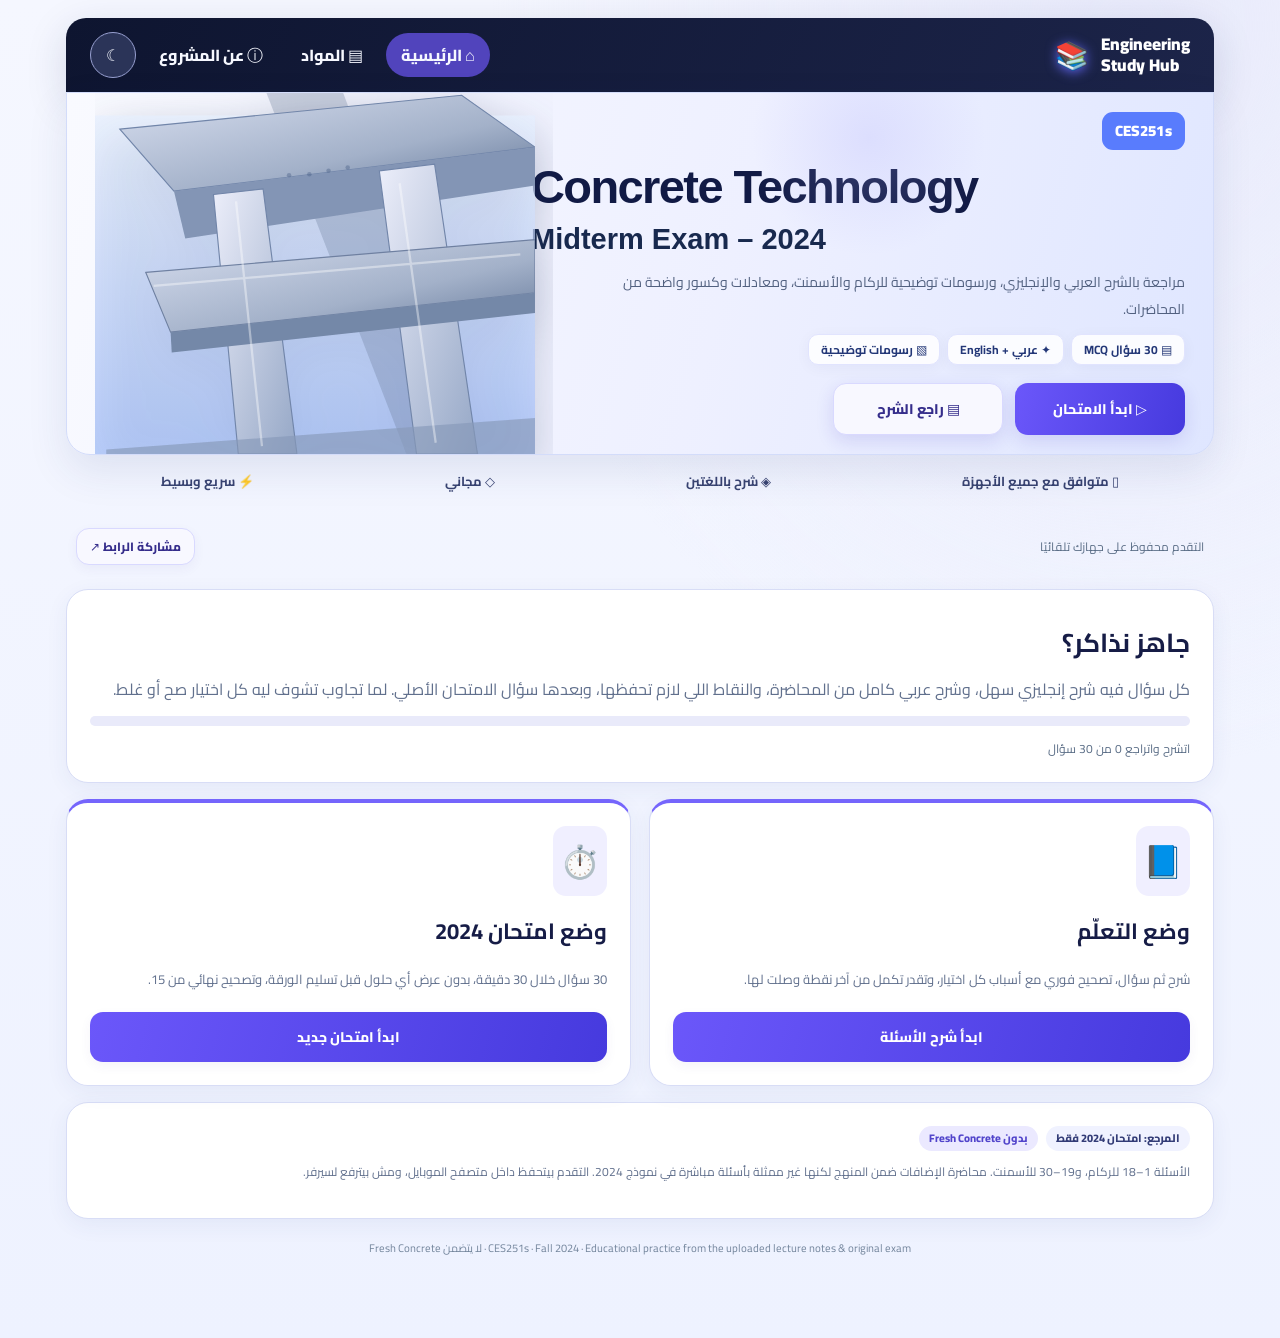
<file: ces251midterm/index.html>
<!doctype html>
<html lang="ar" dir="rtl">
<head>
<meta charset="utf-8">
<meta name="viewport" content="width=device-width,initial-scale=1,viewport-fit=cover">
<meta name="theme-color" content="#0a1730">
<meta name="robots" content="noindex,nofollow,noarchive">
<meta name="color-scheme" content="light">
<meta name="description" content="مراجعة ميدتيرم CES251s Concrete Technology 2024: 30 MCQ مع شرح كامل واختبار تفاعلي للهاتف">
<title>CES251s | ميدتيرم 2024 — شرح وامتحان</title>
<link rel="preconnect" href="https://fonts.googleapis.com">
<link rel="preconnect" href="https://fonts.gstatic.com" crossorigin>
<link href="https://fonts.googleapis.com/css2?family=Cairo:wght@400;500;600;700;800;900&display=swap" rel="stylesheet">
<style>
:root{font-family:'Cairo',Tahoma,Arial,sans-serif;color:#13213a;background:#edf3f9;font-synthesis:none;scroll-behavior:smooth}
*{box-sizing:border-box}html{scroll-padding-top:80px}body{margin:0;min-height:100vh;line-height:1.75}button{font-family:inherit;cursor:pointer}button:disabled{cursor:not-allowed;opacity:.45}
h1,h2,h3,p{margin-top:0}h1{font-size:clamp(24px,5vw,38px);line-height:1.5}h2{font-size:clamp(19px,4vw,26px);line-height:1.55}h3{font-size:17px}p{margin-bottom:13px}
a{color:inherit}button:focus-visible,a:focus-visible{outline:3px solid #65c9d4;outline-offset:3px}
.shell{max-width:860px;margin:0 auto;padding:16px 16px 100px}
.hero{background:linear-gradient(130deg,#07172f,#10284a 62%,#0a5267);border-radius:24px;padding:25px 24px;color:#fff;box-shadow:0 17px 40px rgba(14,41,76,.22);position:relative;overflow:hidden}
.hero:after{content:"";position:absolute;width:240px;height:240px;left:-110px;top:-120px;background:radial-gradient(circle,#29cad370,transparent 72%);pointer-events:none}
.eyebrow{font-size:12px;font-weight:800;color:#7ce4e9;letter-spacing:.3px}.hero h1{margin:7px 0 9px}.hero p{font-size:13px;color:#cbdfef;max-width:600px;margin:0 0 14px}
.hero-stats{display:flex;gap:8px;flex-wrap:wrap}.hero-stats span{border-radius:999px;border:1px solid #ffffff25;background:#ffffff10;color:#d9f2ff;padding:4px 12px;font-size:12px;font-weight:700}
.utility{display:flex;justify-content:space-between;align-items:center;flex-wrap:wrap;gap:8px;margin:15px 0}
.mini{font-size:12px;color:#5a6d86}.mini strong{color:#13213a}
.btn{border:0;border-radius:13px;background:#075e6f;color:white;padding:12px 18px;font-size:14px;font-weight:800;min-height:47px;box-shadow:none;transition:transform .1s ease,opacity .1s ease}.btn:active{transform:scale(.985)}
.btn.primary{background:linear-gradient(100deg,#087b88,#0aa7a0)}.btn.secondary{background:#eef5fb;color:#173454;border:1px solid #d7e2ec}.btn.dark{background:#132d4f}.btn.danger{background:#fff1f2;color:#9f2440;border:1px solid #ffd6dd}.btn.wide{width:100%}.btn.slim{min-height:37px;padding:6px 13px;font-size:12px}
.cards{display:grid;grid-template-columns:repeat(2,minmax(0,1fr));gap:13px}.card{background:#fff;border:1px solid #dce5ed;border-radius:20px;padding:20px;box-shadow:0 8px 26px rgba(21,50,80,.06);margin-top:14px}
.tile{min-height:180px;display:flex;flex-direction:column;gap:8px}.tile .emoji{font-size:32px}.tile h2{margin:0;font-size:19px}.tile p{font-size:13px;color:#5c7189;flex:1}.tile .btn{margin-top:auto}
.tagrow{display:flex;align-items:center;gap:8px;flex-wrap:wrap}.tag{display:inline-block;font-size:11px;font-weight:800;border-radius:99px;background:#e7f8f8;color:#076b73;padding:3px 10px}.tag.navy{color:#365b83;background:#eaf1fa}.tag.gold{background:#fff5dd;color:#996609}
.card h2{margin:10px 0 12px}.muted{color:#60748c}.small{font-size:12px}.progress{height:9px;background:#e8eef3;border-radius:100px;overflow:hidden;margin:12px 0}.progress>div{height:100%;background:linear-gradient(90deg,#0e9da3,#52c9a7);border-radius:inherit;transition:width .2s}
.callout{border-right:4px solid #0f9fa5;background:#f0fafb;border-radius:11px;padding:13px 16px;margin:14px 0;color:#1b4f61;font-size:13px}
.en{direction:ltr;text-align:left;font-family:Arial,Tahoma,sans-serif;line-height:1.65;background:#f4f7fb;border-radius:12px;padding:12px 14px;color:#243b56;font-size:14px}
.ar{line-height:2;background:#f1faf8;border-radius:12px;padding:14px 15px;font-weight:600;color:#1b4d57}
.knowledge{margin:14px 0;padding:0 20px 0 0}.knowledge li{margin:6px 0;padding-right:2px;font-size:14px}
.formula{direction:ltr;text-align:center;padding:16px;background:#102443;color:#effeff;border-radius:12px;font-family:Consolas,Arial,sans-serif;font-size:clamp(13px,3.5vw,17px);overflow-x:auto;white-space:pre-line;line-height:1.8}
.question{direction:ltr;text-align:left;font-family:Arial,Tahoma,sans-serif;font-weight:700;font-size:17px;line-height:1.65;margin:20px 0}
.choices{display:grid;gap:10px}.choice{width:100%;border:1.5px solid #dce5ee;border-radius:14px;text-align:left;display:flex;gap:10px;align-items:flex-start;padding:13px 14px;background:#fff;color:#17304c;font-size:14px;direction:ltr;line-height:1.65;font-family:Arial,Tahoma,sans-serif}
.choice b{background:#ebf1f7;border:1px solid #d7e1ec;border-radius:9px;min-width:30px;text-align:center;padding:4px}
.choice.selected{border-color:#078f95;background:#e9f9f8}.choice.correct{border-color:#219669;background:#e6f9ee}.choice.incorrect{border-color:#d94161;background:#fff0f2}.choice:disabled{opacity:1}
.bar{display:flex;justify-content:space-between;gap:9px;flex-wrap:wrap;margin-top:18px}.bar .btn{flex:1}
.feedback{border:1px solid #d1e8de;background:#f0faf4;border-radius:14px;padding:15px;margin-top:16px}.feedback.bad{border-color:#f7cbd2;background:#fff5f7}
.feedback h3{margin:0 0 8px}.explainline{font-size:13px;line-height:1.8;margin:8px 0;padding:8px 10px;border-radius:9px;background:#ffffffb0}
.explainline b{color:#0a6f79;display:inline-block;min-width:29px;direction:ltr}
.gridnav{display:grid;grid-template-columns:repeat(10,minmax(0,1fr));gap:5px;margin-top:13px}.gridnav button{min-width:0;border:1px solid #d8e2ed;background:#fff;border-radius:7px;height:31px;font-size:11px;font-weight:800;color:#536985}.gridnav button.active{background:#0c7c85;color:white}.gridnav button.done{border-color:#70c8b1;background:#e9faf1;color:#116b55}
.sievewrap{overflow-x:auto;max-width:100%;margin:12px 0}.sieve{border-collapse:collapse;width:100%;min-width:485px;font-family:Arial,sans-serif;font-size:12px;text-align:center;direction:ltr;background:#fff}.sieve th,.sieve td{border:1px solid #d1dce8;padding:7px 6px}.sieve th{background:#e9f3fa}
.resultnum{font-family:Arial,sans-serif;font-size:56px;font-weight:900;line-height:1.2;color:#075e6f}.resultrow{display:grid;grid-template-columns:repeat(2,minmax(0,1fr));gap:10px}.statbox{border-radius:15px;background:#f2f7fa;padding:15px;text-align:center}.statbox strong{font-size:25px;display:block}
.reviewitem{border-top:1px solid #e3eaf0;padding:13px 0}.reviewitem:first-child{border-top:0}
.reviewitem summary{cursor:pointer;font-weight:700;font-size:13px;line-height:1.6}
.answer-chips{display:flex;gap:8px;flex-wrap:wrap;margin:8px 0;font-size:12px}
.chip{border-radius:7px;padding:2px 9px;background:#eaf0f6;color:#34495e;font-weight:800}.chip.ok{background:#ddf8e8;color:#10734e}.chip.no{background:#ffe5e7;color:#b72e48}
.foot{text-align:center;font-size:11px;color:#73859c;padding:20px 0 5px}
@media(max-width:560px){.shell{padding:10px 11px 80px}.hero{border-radius:17px;padding:18px 17px}.hero h1{font-size:25px}.card{padding:15px;border-radius:15px;margin-top:11px}.cards{grid-template-columns:1fr}.tile{min-height:0}.gridnav{grid-template-columns:repeat(6,minmax(0,1fr))}.choice{font-size:13.5px}.bar{flex-direction:column}.bar .btn{width:100%}}
@media(prefers-reduced-motion:reduce){*{scroll-behavior:auto!important;transition:none!important}}
@media print{.hero,.utility,.bar,.btn,.gridnav{display:none!important}.shell{max-width:none;padding:0}.card{box-shadow:none;break-inside:avoid}.reviewitem{break-inside:avoid}}

/* Approved Engineering Study Hub design system — violet/navy, Arabic Cairo, English LTR */
:root{--ink:#161c46;--violet:#624cf2;--violet2:#433bc9;--sky:#dfe8ff;--ring:#8c78ff;--panel:#fff;--sub:#606b88;--stroke:#d8ddf4}
body{background:radial-gradient(ellipse at 88% 2%,#e8eafb,transparent 40%),linear-gradient(180deg,#f5f7ff,#eef2ff);color:var(--ink);font-family:'Cairo',Tahoma,Arial,sans-serif}
.shell{max-width:1180px;padding:18px 16px 75px}
.site-nav{background:linear-gradient(115deg,#0e1530,#1c2449);color:#fff;display:flex;align-items:center;justify-content:space-between;gap:14px;border-radius:20px 20px 0 0;padding:14px 24px;box-shadow:0 12px 40px #1d285426}
.brandmark{display:flex;gap:12px;align-items:center;min-width:0;font-weight:900;line-height:1.22;font-size:17px;direction:ltr;text-align:left}
.brandmark .logo{font-size:27px;filter:drop-shadow(0 2px 6px #5e63e9)}
.navlinks{display:flex;align-items:center;gap:8px;flex-wrap:wrap}
.navlinks button{border:0;background:transparent;color:#f6f8ff;border-radius:999px;font:inherit;font-weight:800;padding:8px 15px;cursor:pointer}
.navlinks button.active,.navlinks button:hover{background:#5144bc}
.navlinks button:focus-visible{outline:2px solid #ac9aff}
.theme-btn{border:1px solid #98a0d1!important;background:#2b3458!important;min-width:46px}
.hero{display:grid;grid-template-columns:minmax(0,1.2fr) minmax(230px,.8fr);align-items:center;background:linear-gradient(105deg,#f9faff,#eef0ff 57%,#dfe6ff);color:#1e2855;border:1px solid #d3dcfa;border-radius:0 0 24px 24px;padding:0 28px;min-height:300px;box-shadow:0 16px 40px #273a781a;position:relative;overflow:hidden}
.hero:after{left:auto;right:20%;top:-70px;width:230px;height:230px;background:radial-gradient(circle,#b0affb40,transparent 72%)}
.hero h1{font-size:clamp(30px,4vw,47px);font-family:'Cairo',Tahoma,Arial,sans-serif;font-weight:900;color:#111a45;letter-spacing:-1px;margin:6px 0 4px;line-height:1.3}
.hero .englishTitle{direction:ltr;text-align:left;font-family:Arial,Helvetica,sans-serif;font-weight:800;letter-spacing:-1.6px}
.hero .subTitle{font:600 clamp(18px,2.4vw,29px)/1.3 Arial,Helvetica,sans-serif;color:#18294e;direction:ltr;text-align:left;margin-bottom:10px}
.hero p{font-size:14px;color:#526180;max-width:570px;line-height:1.9;margin:0 0 12px}
.hero .eyebrow{background:#597cfd;color:#fff;padding:6px 13px;display:inline-flex;font-weight:900;font-size:15px;border-radius:11px}
.hero-stats{gap:7px}
.hero-stats span{background:#ffffffdc;color:#233777;border:1px solid #e1e4fe;border-radius:10px;box-shadow:0 3px 15px #2022570b}
.hero-image{height:100%;min-height:300px;display:flex;align-items:end;justify-content:end;position:relative;margin-right:-22px;overflow:hidden}
.hero-image svg{height:100%;min-height:300px;width:100%;max-width:440px;filter:drop-shadow(0 15px 24px #1a2b5050)}
.hero-actions{display:flex;gap:12px;margin-top:18px;flex-wrap:wrap}
.hero-actions .btn{min-width:170px;box-shadow:0 6px 18px #3327bc22}
.utility{margin:12px 0 3px;padding:8px 10px;color:#667197}
.btn{border-radius:13px;font-family:'Cairo',Tahoma,Arial,sans-serif;font-weight:800;box-shadow:0 4px 12px #463b940e}
.btn.primary,.btn.dark{background:linear-gradient(105deg,#6b57fa,#463ade);color:#fff}
.btn.secondary{background:#f8f8ff;color:#352d8b;border-color:#d9d9ff}
.btn:hover:not(:disabled){filter:brightness(.97)}
.cards{gap:18px}
.card{border:1px solid #d8ddf6;border-radius:22px;box-shadow:0 6px 22px #35438410;background:#fff;padding:23px;margin-top:16px}
.tile{border-top:4px solid #7565fc}
.tile .emoji{background:#f0efff;border-radius:13px;padding:7px;display:inline-block;width:fit-content}
.tile h2{font-size:22px}
.tile p,.muted{color:#61708d}
.tag{background:#ebe9ff;color:#5144cb}
.tag.navy{background:#f0f2ff;color:#333c77}
.tag.gold{background:#fff5e8;color:#875d10}
.progress{height:10px;background:#e9eafa}
.progress>div{background:linear-gradient(90deg,#6651f2,#8d71fb)}
.callout{border-right-color:#6e57ef;background:#f5f4ff;color:#333c77}
.question{font-size:18px;color:#161d43;line-height:1.65}
.choice{border-color:#dbddf0;border-radius:15px;color:#232a51;transition:background .16s,border-color .16s,transform .14s}
.choice b{color:#5144c4;background:#eceaff;border:1px solid #d3ceff}
.choice:hover:not(:disabled){transform:translateY(-1px);border-color:#8c7cf2;background:#f7f6ff}
.choice.selected{border-color:#7665e9;background:#f1efff}
.choice.correct{border-color:#26935f;background:#edfaef}
.choice.incorrect{border-color:#d94161;background:#fff0f2}
.gridnav button{border-radius:10px}
.gridnav button.active{background:#5d4deb;border-color:#5940da}
.en{direction:ltr;text-align:left;font-family:Arial,Helvetica,sans-serif;background:#f3f2ff;border:1px solid #e2deff;border-radius:16px;padding:17px;color:#262a59;font-size:14px;line-height:1.83}
.ar{direction:rtl;text-align:right;background:#f8f7ff;border:1px solid #e6e5ff;border-radius:16px;padding:17px;color:#222957;font-weight:600;font-size:14px;line-height:2}
.knowledge li{margin-bottom:8px}
.formula{background:#f0eeff;color:#191c67;border:1px solid #cec8ff;font-family:Cambria,'Times New Roman',serif;font-size:clamp(20px,2.4vw,29px);border-radius:16px;letter-spacing:0}
.formula .frac{display:inline-flex;flex-direction:column;align-items:center;justify-content:center;vertical-align:middle;padding:0 4px;min-width:1.3em;line-height:1.2}
.frac .num{border-bottom:2px solid currentColor;display:block;padding:1px 6px 3px}
.frac .den{display:block;padding:3px 6px 1px}
.lesson-head{display:flex;align-items:center;justify-content:space-between;gap:16px;flex-wrap:wrap}
.lesson-grid{display:grid;grid-template-columns:minmax(0,1fr) minmax(0,.9fr) minmax(0,1fr);direction:ltr;gap:12px;align-items:stretch;margin-top:15px}
.lesson-grid .en,.lesson-grid .ar{min-width:0}
.lesson-grid h3{margin:0 0 10px;color:#3f35b8}
.lesson-grid .ar{direction:rtl;text-align:right}
.diagram{border:1px solid #dcdcf6;border-radius:15px;background:linear-gradient(180deg,#fff,#f4f4ff);padding:11px;min-width:0;display:flex;flex-direction:column;gap:10px;justify-content:center;align-items:stretch;text-align:center}
.diagram svg{display:block;width:100%;height:auto;max-height:235px}
.diagram .caption{font-family:Arial,Helvetica,sans-serif;font-size:12px;color:#4f587c;direction:ltr;text-align:center}
.diagram .legend{font-size:12px;color:#6b6890}
.topicImage{width:100%;display:flex;gap:8px;align-items:center;justify-content:center}
.lesson-points{display:grid;grid-template-columns:1fr 1fr;gap:15px;margin-top:15px}
.lesson-points h3{margin:5px 0 10px}
.feedback{background:#effbf5;border-color:#c6e9d4}
.resultnum{color:#5144e0}
.survey{background:#fff;border:1px solid #d5daf1;padding:22px;border-radius:22px;box-shadow:0 6px 22px #35438410;margin-top:16px}
.survey .survey-head{text-align:center}
.survey .survey-icon{display:inline-grid;place-items:center;border:2px solid #6b55f6;color:#5f4bf2;border-radius:18px;font-size:30px;width:66px;height:65px;margin-bottom:10px}
.survey h2{font-size:26px;color:#1c2250}
.survey p{color:#535c7f}
.survey iframe{width:100%;min-height:540px;border:1px solid #ebe9fa;border-radius:17px;background:#fff}
.survey .form-link{display:inline-block;color:#4d3dd3;text-decoration:underline;margin-top:10px;font-size:13px;font-weight:800}
.infoFeatures{display:flex;gap:20px;flex-wrap:wrap;padding:15px 9px;color:#384371;justify-content:space-around;font-size:13px;font-weight:700}
.infoFeatures span{display:inline-flex;align-items:center;gap:7px}
.mobileSticky{display:none}
@media(max-width:1000px){.lesson-grid{grid-template-columns:1fr 1fr}.lesson-grid .diagram{grid-column:1/-1;grid-row:2}.hero-image svg{max-width:330px}}
@media(max-width:720px){.shell{padding:9px 10px 65px}.site-nav{border-radius:16px 16px 0 0;padding:13px 14px;gap:9px}.brandmark{font-size:12px}.brandmark .logo{font-size:22px}.navlinks{gap:3px}.navlinks button{padding:6px 8px;font-size:11px}.navlinks button:not(.active):not(.theme-btn){display:none}.hero{grid-template-columns:1fr;padding:19px 15px 0;border-radius:0 0 19px 19px}.hero .hero-image{min-height:120px;height:150px;margin-right:0;opacity:.7}.hero-image svg{max-width:260px;min-height:150px}.hero h1{font-size:31px}.hero .subTitle{font-size:20px}.hero-actions{display:grid;grid-template-columns:1fr 1fr;gap:7px}.hero-actions .btn{min-width:0;padding:10px 6px;font-size:12px}.hero-stats span{font-size:10px}.cards{grid-template-columns:1fr}.card{padding:16px;border-radius:17px}.lesson-grid{grid-template-columns:1fr}.lesson-grid .diagram{grid-column:auto;grid-row:auto}.lesson-grid .ar{order:0}.lesson-grid .diagram{order:1}.lesson-grid .en{order:2}.lesson-points{grid-template-columns:1fr}.survey{padding:16px}.survey iframe{min-height:640px}.infoFeatures{gap:9px;justify-content:space-between;font-size:11px}.navlinks .theme-btn{display:inline-flex}}
body.dark-theme{background:linear-gradient(#141831,#1c2346);color:#e7e8ff}
body.dark-theme .card,body.dark-theme .survey{background:#252b51;color:#e8eaff;border-color:#424879}
body.dark-theme .hero{background:linear-gradient(135deg,#27265a,#343d81);color:#fff;border-color:#474890}
body.dark-theme .hero h1,body.dark-theme .hero .subTitle{color:#fff}
body.dark-theme .hero p,body.dark-theme .card .muted{color:#d2d4f1}
body.dark-theme .choice{background:#2c345e;color:#fff;border-color:#495180}
body.dark-theme .choice.selected{background:#423780}
body.dark-theme .en,body.dark-theme .ar,body.dark-theme .diagram{background:#303759;color:#fff;border-color:#505780}
body.dark-theme .question,body.dark-theme .lesson-grid h3{color:#fff}
body.dark-theme .infoFeatures{color:#dde2ff}
body.dark-theme .formula{background:#3d3670;color:#fff;border-color:#6a61a8}


.hero.compactHero,.infoFeatures.compactFeatures{display:none}
#navAbout,#navSubjects,#navHome{touch-action:manipulation}
.hero-image{pointer-events:none}
.lesson-grid .en,.lesson-grid .ar{height:100%}
.lesson-grid p{margin-bottom:10px}
.survey iframe{max-width:100%}
body.dark-theme .survey p{color:#e2e3ff}
@media(max-width:900px){.hero.compactHero{display:none}}


.bulkingChart{width:100%;height:auto;max-height:unset!important}
.diagram-title{font-size:14px;color:#343092;font-weight:900;text-align:center}
.diagram-legend{display:flex;justify-content:center;flex-wrap:wrap;gap:8px}
.diagram-legend span{font:700 12px/1.5 Arial,sans-serif;display:inline-flex;align-items:center;gap:4px}
.diagram-legend i{width:9px;height:9px;border-radius:50%;display:inline-block}
.source-disclaimer{font-size:10px;direction:ltr;text-align:center;color:#65708c;line-height:1.5}


.lectureRef{margin:14px 0;padding:12px 15px;border-radius:15px;border:1px solid #dddafc;background:#faf9ff;color:#343267}
.lectureRef strong{display:block;font-size:12px;color:#4a3acb}
.lectureRef>div{font:700 12px/1.8 Arial,sans-serif}
.lectureRef small{font-size:10px;color:#636a8d}
.lessonTable{margin:15px 0;border:1px solid #dcdcf5;background:#fff;border-radius:16px;overflow:hidden}
.lessonTable .tableHead{padding:12px 14px;background:#eeedff;font-weight:900;color:#343090}
.lessonTable .tableScroll{overflow-x:auto}
.lessonTable table{border-collapse:collapse;width:100%;min-width:410px}
.lessonTable th,.lessonTable td{padding:9px 11px;font-size:12px;line-height:1.8;text-align:right;border-bottom:1px solid #e5e5f5}
.lessonTable th{background:#f9f8ff;color:#4c4b80}
.lessonTable td:first-child{font-weight:800;color:#5142ab}
.lessonTable tr.focus{background:#edf9f3}
.lessonTable .tableNote{padding:9px 14px;background:#faf9ff;color:#60688a;font-size:11px;line-height:1.9}
@media(max-width:640px){.lessonTable table{min-width:350px}.lessonTable th,.lessonTable td{padding:7px 8px;font-size:11px}}


.formula{padding:16px 10px!important;font-size:clamp(16px,3vw,23px)!important;text-align:center;white-space:normal;overflow-x:auto}
.formula .mathRow{display:flex;justify-content:center;align-items:center;flex-wrap:wrap;gap:4px;direction:ltr;min-width:min-content;line-height:1.4;font-family:Cambria,'Times New Roman',serif}
.formula .mathRow .frac{flex-shrink:0;margin:0 .15em;vertical-align:middle}
.formula .mathRow .num,.formula .mathRow .den{font-size:.8em;white-space:nowrap}
.formulaSymbols{background:#fff;border:1px solid #d9d5fb;border-radius:15px;margin-top:10px;overflow:hidden}
.symbolTitle{background:#f0efff;color:#4131a9;padding:9px 12px;font-size:13px;font-weight:900}
.symbolsScroll{overflow-x:auto}
.formulaSymbols table{width:100%;border-collapse:collapse}
.formulaSymbols td{padding:8px 6px;border-bottom:1px solid #eeeefe;font-size:11.5px;line-height:1.8}
.formulaSymbols td:first-child{text-align:center;white-space:nowrap;font:700 15px Cambria,'Times New Roman',serif;color:#40319d}
.formulaSymbols td:nth-child(2){text-align:right}
.formulaSymbols td:nth-child(3){text-align:left}
.formulaSymbols td:last-child{text-align:center;white-space:nowrap;color:#677188;font-size:10.5px}
.formulaSymbols tr:last-child td{border-bottom:0}
@media(max-width:560px){.formulaSymbols td{padding:7px 4px;font-size:10px}.formulaSymbols td:first-child{font-size:12px}.formulaSymbols td:last-child{font-size:9px}.formula{font-size:clamp(16px,3.5vw,20px)!important}}


/* RTL / LTR bilingual lesson text */
.ar,.ar p{direction:rtl;text-align:right;white-space:pre-line;overflow-wrap:break-word;line-height:2.15}
.english-token{direction:ltr;unicode-bidi:isolate;font-family:Arial,'Cairo',sans-serif;font-weight:700}
.explainline{direction:rtl;text-align:right;line-height:2}
.survey iframe{max-width:100%;border:none;background:white;border-radius:16px}
@media(max-width:600px){.ar{line-height:2.18}.english-token{font-size:.95em}}

</style>
</head>
<body>
<div class="shell">
<nav class="site-nav" aria-label="القائمة الرئيسية">
  <div class="brandmark"><span class="logo">📚</span><span>Engineering<br>Study Hub</span></div>
  <div class="navlinks"><button type="button" class="active" id="navHome">⌂ الرئيسية</button><button type="button" id="navSubjects">▤ المواد</button><button type="button" id="navAbout">ⓘ عن المشروع</button><button type="button" class="theme-btn" id="themeToggle" aria-label="تبديل ألوان الموقع" title="تبديل المظهر">☾</button></div>
</nav>
<header class="hero">
  <div class="hero-content">
    <div class="eyebrow">CES251s</div>
    <h1 class="englishTitle">Concrete Technology</h1>
    <div class="subTitle">Midterm Exam – 2024</div>
    <p>مراجعة بالشرح العربي والإنجليزي، ورسومات توضيحية للركام والأسمنت، ومعادلات وكسور واضحة من المحاضرات.</p>
    <div class="hero-stats"><span>▤ 30 سؤال MCQ</span><span>✦ عربي + English</span><span>▧ رسومات توضيحية</span></div>
    <div class="hero-actions"><button type="button" class="btn primary" id="heroExam">▷ ابدأ الامتحان</button><button type="button" class="btn secondary" id="heroLearn">▤ راجع الشرح</button></div>
  </div>
  <div class="hero-image" aria-hidden="true">
    <svg viewBox="0 0 390 320" xmlns="http://www.w3.org/2000/svg">
      <defs><linearGradient id="wall" x1="0" x2="1" y1="0" y2="1"><stop stop-color="#eceefa"/><stop offset="1" stop-color="#95a7c6"/></linearGradient><linearGradient id="beam" x1="0" x2="1" y1="0" y2="1"><stop stop-color="#d7deef"/><stop offset=".6" stop-color="#a3b1c9"/><stop offset="1" stop-color="#647899"/></linearGradient><linearGradient id="sky" x1="0" x2="0" y1="0" y2="1"><stop stop-color="#e5efff"/><stop offset="1" stop-color="#9cbbfb"/></linearGradient></defs>
      <path d="M0 20h390v300H0z" fill="url(#sky)" opacity=".66"/>
      <polygon points="152,0 220,0 340,320 276,320" fill="#687894" opacity=".3"/>
      <polygon points="22,32 325,2 390,48 70,87" fill="url(#beam)" stroke="#7185a9"/>
      <polygon points="70,87 390,48 390,82 80,129" fill="#8395b5"/>
      <polygon points="105,90 149,85 179,320 127,320" fill="url(#wall)" stroke="#7185a9"/>
      <polygon points="252,69 301,63 339,320 285,320" fill="url(#wall)" stroke="#7185a9"/>
      <polygon points="45,159 390,130 390,177 67,212" fill="url(#beam)" stroke="#6f80a1"/>
      <polygon points="67,212 390,177 390,195 68,230" fill="#7488a8"/>
      <path d="M10 316L390 288v32H10z" fill="#889ab9" opacity=".66"/>
      <g stroke="#fff" opacity=".4" stroke-width="2"><path d="M125 96l23 217M270 80l32 230M52 171l325-28"/></g>
      <g opacity=".4" fill="#475e85"><circle cx="172" cy="73" r="2"/><circle cx="190" cy="72" r="2"/><circle cx="207" cy="69" r="2"/><circle cx="224" cy="66" r="2"/></g>
    </svg>
  </div>
</header>
<div class="infoFeatures"><span>▯ متوافق مع جميع الأجهزة</span><span>◈ شرح باللغتين</span><span>◇ مجاني</span><span>⚡ سريع وبسيط</span></div>
<div class="utility"><span class="mini" id="status">التقدم محفوظ على جهازك تلقائيًا</span><button class="btn secondary slim" id="share">مشاركة الرابط ↗</button></div>
<main id="app" aria-live="polite"></main>
<footer class="foot">CES251s · Fall 2024 · Educational practice from the uploaded lecture notes & original exam · لا يتضمن Fresh Concrete</footer>
</div>
<script id="exam-data" type="application/json">{"questions":[{"q":"Void content is affected by all of the following except ........","o":["Aggregate grading","Aggregate shape","Degree of compaction","Aggregate specific gravity"],"a":3,"topic":"Void content","unit":"Aggregates","slide":"Aggregates • Physical properties","en":"Voids are empty spaces between aggregate particles. Grading, particle shape and compaction directly change how particles pack.","ar":"الفراغات هي المساحات بين حبيبات الركام. توزيع الأحجام وشكل الحبيبات والدمك بيغيروا طريقة رص الركام. الكثافة النسبية تصف مادة الحبيبة نفسها وليست طريقة رصها.","key":["Grading: fine particles can fill spaces between coarse particles.","Shape: rounded and angular particles pack differently.","Compaction: vibration or rodding changes the void volume.","Specific gravity enters the void-calculation equation, but is not a direct packing factor in this MCQ."],"formula":"Voids % = (1 − Bulk density ÷ (Particle SG × 1000)) × 100","why":["التدرج يؤثر مباشرة على حجم الفراغات.","الشكل يؤثر على ترتيب الحبيبات.","الدمك يقلل الفراغات عادةً.","صحيح في نموذج الامتحان: خاصية مادة الحبيبة، لا عامل الرص المباشر."]},{"q":"........ refers to aggregates of thickness relatively small compared to other dimensions.","o":["Flaky","Elongated","Angular","Rounded"],"a":0,"topic":"Aggregate shape","unit":"Aggregates","slide":"Aggregates • Slide 15","en":"Aggregate shape is described using length, width, thickness and edge form.","ar":"لو السمك صغير بالنسبة للطول والعرض بنسمي الحبيبة مفلطحة. ولو الطول هو الكبير نسميها ممدودة. الحواف الحادة Angular والمدورة Rounded.","key":["Flaky: relatively small thickness.","Elongated: relatively large length.","Angular: sharp corners and edges.","Rounded: smooth, curved edges."],"why":["الاختيار الصحيح: السمك صغير نسبيًا.","ده لما الطول كبير، مش السمك صغير.","يعني حواف حادة فقط.","يعني حواف مدورة."]},{"q":"The following are precautions to prevent alkali aggregate reaction except ........","o":["Reduce chemical admixtures","Reduce w/c ratio","Use CEM III/A","Using special isolating system"],"a":0,"topic":"Alkali–aggregate reaction","unit":"Aggregates","slide":"Aggregates • Slides 60–62","en":"Alkali–aggregate reaction needs reactive aggregate, alkalis and moisture. Expansive gel may form and crack concrete.","ar":"المحاضرة بتقول نمنع الركام التفاعلي، نقلل القلويات المكافئة في الأسمنت إلى 0.6% أو أقل، نستخدم العزل، نستخدم CEM III/A أو III/B، ونقلل w/c مع استخدام إضافات كيميائية مناسبة للحفاظ على التشغيل.","key":["Avoid reactive aggregate (the lecture mentions X-ray examination).","Use low-alkali cement: Na₂Oeq ≤ 0.6%.","Use special isolation systems to limit moisture.","Use CEM III/A or CEM III/B.","Reduce w/c ratio AND use suitable chemical admixture for workability."],"formula":"Na₂Oeq = Na₂O + 0.64 K₂O","why":["الصحيح في سؤال EXCEPT: المحاضرة لا تطلب تقليل الإضافات، بل استخدام المناسبة منها.","تقليل w/c مذكور كاحتياط.","CEM III/A مذكور صراحة.","العزل الخاص مذكور صراحة."]},{"q":"........ represents the mass of 1 m³.","o":["Apparent specific gravity","SSD specific gravity","Oven-dry specific gravity","Dry bulk density"],"a":3,"topic":"Dry bulk density","unit":"Aggregates","slide":"Aggregates • Slides 22–24","en":"Bulk density is the mass of dry aggregate per unit bulk volume, including spaces between its particles.","ar":"عندك صندوق حجمه متر مكعب ومليته ركام جاف؛ الوزن في الصندوق ÷ حجم الصندوق هو الكثافة الحجمية الجافة. الـSpecific Gravity نسبة بلا وحدة مقارنة بكثافة الماء.","key":["Mass: kg; volume: m³.","Bulk volume includes interparticle voids.","Loose and compacted bulk densities differ."],"formula":"ρbulk = Mdry / Vcontainer","why":["نسبة كثافة الحبيبات الظاهرية للماء، مش kg/m³.","كثافة نسبية عند حالة SSD بلا وحدة.","كثافة نسبية جافة بلا وحدة.","كتلة الركام في وحدة الحجم الكلي: المطلوب."]},{"q":"ECP 203 limits for coarse aggregate maximum size “D” is ........","o":["≤ b/3","≤ 2/3 S","≤ 45 mm","≤ l/5"],"a":1,"topic":"Maximum aggregate size","unit":"Aggregates","slide":"Aggregates • Slide 51","en":"Maximum aggregate size must fit within member dimensions and reinforcement clear spacing.","ar":"أكبر حبة لازم تعدي بين حديد التسليح ومن غير ما تتعارض مع أبعاد القطاع. في المحاضرة الحدود: خمس أصغر بعد للقطاع، ثلث سمك البلاطة، وثلثين المسافة الصافية بين الأسياخ، ونختار الحد الأصغر المنطبق.","key":["Smallest member dimension b → D ≤ b/5.","Slab thickness t → D ≤ t/3.","Clear spacing between bars S → D ≤ 2S/3.","Additional lecture limit: reinforced concrete D ≤ 38 mm; prestressed D ≤ 25 mm."],"formula":"Dmax = min(b/5, t/3, 2S/3, applicable absolute limit)","why":["الكود بالمحاضرة يذكر b/5 وليس b/3.","صحيح: D ≤ 2S/3.","المحاضرة تحدد حدًا آخر وليس 45 mm كقاعدة عامة.","الصياغة هنا ليست الحد الوارد بالشريحة."]},{"q":"Aggregate sample of oven-dry mass 5000 gm, submerged mass 3000 gm, and SSD mass 5500 gm. The apparent specific gravity is ........","o":["2.75","2.20","2.50","2.00"],"a":2,"topic":"Apparent specific gravity","unit":"Aggregates","slide":"Aggregates • Specific gravity","en":"For apparent SG, subtract submerged mass from oven-dry mass in the denominator.","ar":"ركّز في كلمة Apparent. البسط OD = 5000، والمقام OD − SUB = 5000 − 3000. الـSSD = 5500 هنا معطى زيادة عشان يشتتك.","key":["OD = 5000 g.","SUB = 3000 g.","SSD = 5500 g (not needed for apparent SG)."],"formula":"SGapp = OD / (OD − SUB) = 5000 / (5000 − 3000) = 2.50","why":["هتطلع من خلط قانون مختلف أو قيم غلط.","مش نتيجة قانون Apparent.","صحيح: 5000 ÷ 2000 = 2.50.","ناتج خاطئ من اختيار المقام."]},{"q":"Light weight aggregates have dry bulk density less than ........","o":["600 kg/m³","1920 kg/m³","1120 kg/m³","2100 kg/m³"],"a":2,"topic":"Density classification","unit":"Aggregates","slide":"Aggregates • Slide 25","en":"The lecture classifies aggregates by dry bulk density into lightweight, normal-weight and heavyweight.","ar":"التقسيم الموجود في المحاضرة: الركام الخفيف أقل من 1120 كجم/م³، الطبيعي بين 1120 و1920 غالبًا، والثقيل فوق 2100 تقريبًا.","key":["Lightweight: less than 1120 kg/m³.","Normal weight: typically 1120–1920 kg/m³.","Heavyweight: typically more than 2100 kg/m³."],"why":["رقم أقل من الحد الحقيقي، مش الحد المعتمد.","أقرب للحد الأعلى للركام الطبيعي.","هو الحد المكتوب في السلايد.","أقرب لتصنيف الركام الثقيل."]},{"q":"Absorption is the moisture content of aggregate in ........ state.","o":["Damp","Wet","Air dry","SSD"],"a":3,"topic":"Moisture states","unit":"Aggregates","slide":"Aggregates • Slides 28, 35–36","en":"SSD means saturated pores with a dry particle surface. Absorption is the water stored inside pores relative to oven-dry mass.","ar":"حالة SSD معناها مسام الحبيبة مليانة مية لكن سطحها ناشف، وده المرجع اللي بنقيس عنده الامتصاص. Damp/Wet فيها مية حرة على السطح كمان.","key":["OD: no internal moisture.","Air dry: some internal moisture.","SSD: saturated pores, dry surface.","Wet: SSD plus free surface moisture."],"formula":"Absorption % = (SSD − OD) / OD × 100","why":["في Damp فيه مية زائدة على السطح.","Wet بتشمل رطوبة حرة.","Air dry لم تصل للتشبع.","حالة قياس الامتصاص في المحاضرة."]},{"q":"For fine aggregates that is valid to be used in concrete, the size of its particles must not be less than ........","o":["45 μm","90 μm","125 μm","63 μm"],"a":3,"topic":"Filler size limit","unit":"Aggregates","slide":"Aggregates • Slide 14 / 42","en":"The lecture treats particles below 0.063 mm as filler or very fine material.","ar":"احفظ التحويل 0.063 mm = 63 ميكرومتر. الجزيئات الأصغر من كده تعتبر Fines/Filler وممكن تزيد الطلب على المية لو زادت.","key":["1 mm = 1000 μm.","0.063 mm × 1000 = 63 μm.","The lecture uses 0.063 mm threshold."],"formula":"0.063 mm = 63 μm","why":["أصغر من الحد المذكور.","مش القيمة في المحاضرة.","أكبر من حد الفيلر.","صحيح: 63 μm."]},{"q":"All the following are reasons for using manufactured or recycled aggregate except ........","o":["To gain certain properties","To get benefit of by-products","Strong and low-cost","In case of limited natural aggregates"],"a":2,"topic":"Manufactured & recycled aggregate","unit":"Aggregates","slide":"Aggregates • Slides 11–13","en":"Reasons include shortage of natural aggregate, obtaining special properties, and reusing industrial by-products.","ar":"بنستخدم الركام المُصنّع أو المعاد تدويره لو الطبيعي قليل، أو عايزين خاصية خاصة زي الركام الخفيف، أو للاستفادة من مخلفات الصناعة. مش معناه دائمًا إنه أقوى وأرخص.","key":["Limited natural aggregates.","Special properties, e.g., lightweight aggregate.","Benefit from by-products, e.g., slag or fly ash.","Strength and price are not universally superior."],"why":["سبب حقيقي مذكور في السلايد.","سبب حقيقي مذكور.","مش سبب مضمون؛ هي إجابة EXCEPT.","سبب حقيقي مذكور."]},{"q":"Rounded smooth aggregates require ........ compared to angular rough aggregate.","o":["Higher water content","Lower water content","High admixture content","Higher cement content"],"a":1,"topic":"Aggregate shape & water demand","unit":"Aggregates","slide":"Aggregates • Slide 18","en":"Rounded smooth particles have lower surface area and pack or move more easily than angular rough particles.","ar":"الزلط المدوّر الناعم بيكون احتكاكه ومساحة سطحه أقل، فغالبًا محتاج مية أقل عشان توصل لنفس قابلية التشغيل مقارنة بالسن الحاد والخشن.","key":["Rounded and smooth → lower specific surface area.","Angular and rough → generally higher water demand.","This question belongs to aggregate shape, not a separate Fresh Concrete lecture."],"why":["العكس هو اللي في المحاضرة.","الصحيح عند مقارنة نفس قابلية التشغيل.","مش نتيجة مباشرة لازمة.","مش الاختيار الذي تسأل عنه المحاضرة."]},{"q":"Coarse aggregates refers to aggregate particles which have ........","o":["D > 4 mm, d \u003c 2 mm","D > 4 mm, d ≥ 2 mm","D \u003c 4 mm, d = 0","D > 4 mm, d = 0"],"a":1,"topic":"Coarse/fine size designation","unit":"Aggregates","slide":"Aggregates • Slide 14","en":"Aggregate designation d/D uses a lower sieve size (d) and upper sieve size (D).","ar":"الركام الكبير في تصنيف المحاضرة D أكبر من 4 مم، وd على الأقل 2 مم. الرمل D لا يزيد عن 4 مم وd=0.","key":["Coarse: D > 4 mm and d ≥ 2 mm.","Fine: D ≤ 4 mm and d = 0.","All-in: combined coarse and fine sizes."],"why":["الحد السفلي أقل من المطلوب.","النص المطابق لتصنيف المحاضرة.","ده أقرب للرمل.","d=0 مش التصنيف المطلوب للركام الكبير."]},{"q":"Which of the following sand particles produce the highest percentage increase of volume when moisture content reaches 5% of its dry mass?","o":["CF","PF","FF","MF"],"a":2,"topic":"Bulking of fine aggregate","unit":"Aggregates","slide":"Aggregates • Slides 40–41","en":"Bulking is the increase of moist sand volume compared with the same mass when dry. Thin water films separate sand particles (slide 40). The lecture graph on slide 41 compares FINE grading (red, highest at about 5% moisture), MEDIUM grading (blue) and COARSE grading (green). The exam uses FF/MF/CF, which can be interpreted in that context, while PF is not explicitly defined on slide 41.","ar":"الـBulking هو زيادة حجم الرمل الرطب عن حجم نفس الكتلة وهي جافة بسبب طبقات المياه الرقيقة اللي بتباعد الحبيبات. سلايد 40 بتوضح Dry (جاف) وDamp عند 4–6% (الانتفاش الأكبر تقريبًا) وWet (مبلل). في منحنيات سلايد 41: الرمل Fine بالأحمر أعلى زيادة في الحجم عند حوالي 5%، بعده Medium بالأزرق، ثم Coarse بالأخضر. الاختصارات FF/MF/CF في اختيارات الامتحان تتماشى مع الفئات دي سياقيًا، لكن PF مش مُعرَّف حرفيًا في السلايد، فمش هنخترع معناه.","key":["FF: fine grading (red curve) — highest bulking near 5% moisture.","MF: medium grading (blue curve) — intermediate bulking.","CF: coarse grading (green curve) — lowest bulking.","PF appears as an MCQ choice, but is not identified on slide 41.","Slide 40: Dry → Damp (4–6% moisture) → Wet; surface water films explain bulking.","The lecture labels are Fine/Medium/Coarse; exam abbreviations are not explicitly defined there."],"why":["CF is associated with the coarser grading, whose bulking is lower at 5%.","PF appears in the exam but is not a named curve on slide 41.","Correct: FF is the intended fine grading category, and fine sand has the highest bulking at about 5%.","MF corresponds to medium grading; its curve is below fine grading at 5%."]},{"q":"What is your recommendation if you found that the sand delivered to site has high percentage of clay fines ........","o":["Reject it","No problem to use it","Use if free of friable particles","Wash before using"],"a":0,"topic":"Clay fines in sand","unit":"Aggregates","slide":"Aggregates • Slides 42–44","en":"Excess clay fines can increase water demand and shrinkage, reduce bond and durability, and cause popouts.","ar":"لو الرمل فيه نسبة عالية من الطين المحاضرة بتنصح برفضه؛ لأن الطين يضعف التماسك ويزود الانكماش والطلب على المية. غسل الركام الكبير وارد، لكن الرمل عالي الطين في الشريحة 44 توصيته Reject.","key":["Clay can coat particles and reduce bond.","Clay raises drying shrinkage and water demand.","Slide 44 says to reject fine aggregate with high clay content."],"why":["التوصية بالنص في المحاضرة.","الطين العالي خطر على الجودة.","عدم وجود حبيبات هشة لا يلغي مشكلة الطين.","الغسيل مذكور للركام الكبير؛ الرمل عالي الطين يُرفض حسب المحاضرة."]},{"q":"Fine aggregate fineness modulus equals ........","o":["3.55","3.38","2.62","3.45"],"a":1,"topic":"Fineness modulus (FM)","unit":"Aggregates","slide":"Aggregates • Slide 54 / Exam table","en":"FM sums cumulative retained percentages on six specified fine sieves and divides by 100.","ar":"مش بنجمع نسبة الـPassing. نحسب 100−Passing للمناخل 4 و2 و1 و0.5 و0.25 و0.125 فقط. من جدول الامتحان القيم: 6،30،42،75،85،100.","key":["Standard sieves here: 4, 2, 1, 0.5, 0.25, 0.125 mm.","Ignore the 2.8-mm sieve for this FM calculation.","Cumulative retained = 100 − passing."],"formula":"FM = (6 + 30 + 42 + 75 + 85 + 100)/100 = 3.38","why":["لا ينتج من الجدول للمناخل المطلوبة.","ناتج جمع النسب التراكمية الصحيح.","لا يتفق مع الجدول.","ناتج غير مطابق للمناخل المحددة."]},{"q":"Coarse aggregate designation is ........","o":["8/22","8/32","5/32","5/22"],"a":1,"topic":"Coarse aggregate d/D","unit":"Aggregates","slide":"Aggregates • Slides 48–49 / Exam table","en":"D is the upper sieve designation, d the lower. The exam table has 96% passing at 32 mm and 3% passing at 8 mm.","ar":"في الجدول D=32 عند مرور 96%، والنموذج اعتمد d=8 عند مرور 3% ضمن المدى البديل منخفض المرور. ما نختارش 5 لأن المرور عليه صفر ومعيار التعيين في المثال اعتمد 8.","key":["Coarse D: 80–98% passing → 32 mm (96%).","Coarse d: 5–20% passing, or fallback 0–20% → 8 mm in this model.","Designation is written d/D."],"formula":"d/D = 8/32","why":["D مش 22 في المثال.","ده الترميز المعتمد في جدول الامتحان.","المنخل 5 عنده 0% مرور لكن النموذج اعتمد 8.","D = 22 لا يطابق تحديد الحد العلوي."]},{"q":"Fine aggregate designation is ........","o":["0/4 CP","0/2.8 FP","0/4 MP","0/2.8 CP"],"a":0,"topic":"Fine aggregate d/D & fineness","unit":"Aggregates","slide":"Aggregates • Slides 48,53 / Exam table","en":"For fine aggregate d = 0; find D using 85–95% passing, then classify by passing through the 0.5 mm sieve.","ar":"D=4 مم عند مرور 94%. وبما إن الرمل d=0 يبقى 0/4. عند منخل 0.5 مرور 25% وده داخل CP (Coarse sand) في جدول المحاضرة.","key":["D = 4 mm because % passing = 94%.","d = 0 for sand.","0.5-mm passing = 25%; CP range = 5–45%."],"formula":"Designation = 0/4 CP","why":["صحيح: d=0، D=4، وتصنيف CP.","D خطأ والتصنيف غلط.","MP لا ينطبق على 25% passing.","D = 2.8 لا ينطبق على مدى D المفضل."]},{"q":"Coarse aggregate grading is ........","o":["Gap graded","Single size","Well graded","Poor graded"],"a":2,"topic":"Graded vs single-size","unit":"Aggregates","slide":"Aggregates • Slide 52 / Exam table","en":"When D > 11.2 mm, the lecture labels aggregate graded if D/d > 2 and single-size if D/d ≤ 2.","ar":"من السؤال اللي قبله d=8 وD=32، نقسم 32 على 8 = 4. بما إن D أكبر من 11.2، لو النسبة أكبر من 2 يبقى Graded؛ وفي الاختيارات مكتوب Well graded.","key":["D = 32 mm (>11.2).","d = 8 mm.","D/d = 4 > 2 → Graded."],"formula":"D/d = 32/8 = 4 > 2","why":["مش التصنيف المطلوب من الشرط في الجدول.","تحتاج D/d ≤ 2 هنا.","الاختيار المطابق لـGraded في السؤال.","ليس وصف التصنيف الناتج من الجدول."]},{"q":"The main cement compound responsible for sulfate attack ........","o":["C₃A","C₂S","C₃S","C₄AF"],"a":0,"topic":"Sulfate attack","unit":"Cement","slide":"Cement • Hydration of aluminates","en":"C₃A is the cement aluminate most associated with sulfate reactions and sulfate vulnerability.","ar":"C₃A بيتفاعل بسرعة مع الكبريتات. لو الكبريتات جاية من البيئة ممكن يحصل نواتج متمددة وضغط داخلي؛ عشان كده الأسمنت المقاوم للكبريتات بنقلل فيه C₃A.","key":["C₃A: tricalcium aluminate; fast hydration.","Gypsum supplies sulfate during controlled early hydration.","External sulfate attack is linked to aluminate reactions."],"why":["المركب الأساسي المرتبط بهجوم الكبريتات.","C₂S سيليكات مرتبطة بالمقاومة المتأخرة.","C₃S سيليكات مرتبطة بالمقاومة المبكرة.","C₄AF ليس المركب الرئيسي في هذا السؤال."]},{"q":"All the following are factors affecting cement heat of hydration except ........","o":["Cement fineness","Percentage of gypsum","Chemical composition","Ambient conditions (air temperature and humidity)"],"a":3,"topic":"Heat of hydration","unit":"Cement","slide":"Cement • Heat of hydration","en":"Intrinsic heat released by cement hydration depends mainly on chemistry, fineness and hydration-related composition. Ambient conditions influence the temperature history and heat loss.","ar":"السؤال بيفرّق بين حرارة التفاعل الكيميائي اللي بيطلّعها الأسمنت وبين الجو المحيط اللي بيأثر على فقد وانتقال الحرارة. تركيب الأسمنت ونعومته والجبس ليهم علاقة بالتفاعل؛ الجو مش العامل المقصود في سؤال EXCEPT.","key":["Fineness changes hydration rate.","Clinker compounds have different hydration heat.","Gypsum affects aluminate hydration.","Ambient conditions affect cooling/temperature, not intrinsic compound heat in this MCQ."],"why":["له تأثير على معدل الإماهة.","يؤثر على تفاعل C₃A وحرارة الإماهة.","تركيب المركبات هو عامل أساسي.","EXCEPT المقصود في نموذج الدكتور."]},{"q":"The hydration product of C₃A and gypsum is ........","o":["AFₘ","CH","AFₜ","C-S-H gel"],"a":2,"topic":"Ettringite formation","unit":"Cement","slide":"Cement • Slides 21–24","en":"C₃A reacts with gypsum and water to form ettringite (AFt) initially. After sulfate depletion, monosulfate (AFm) may form.","ar":"الجبس بيتضاف وقت طحن الأسمنت عشان يتحكم في سرعة تفاعل C₃A. أول ناتج مع المية والجبس هو Ettringite = AFt. بعد ما الكبريتات تقل ممكن يتحول إلى AFm.","key":["C₃A + Gypsum + water → Ettringite (AFt).","AFm is calcium monosulfoaluminate after sulfate depletion.","C-S-H comes mainly from calcium silicates."],"formula":"C₃A + Gypsum + H → AFt","why":["AFm ناتج لاحق بعد نفاد الكبريتات.","CH هيدروكسيد كالسيوم.","الناتج الأول هو AFt.","C-S-H ناتج سيليكات الأسمنت."]},{"q":"Hydration of MgO and CaO to hydroxides causes ........","o":["Soundness of cement paste","Unsoundness of cement paste","Loss on ignition","Alkali silica reaction"],"a":1,"topic":"Unsoundness","unit":"Cement","slide":"Cement • Soundness","en":"Free CaO or MgO may hydrate later and expand, causing disruptive volume changes in cement paste.","ar":"لو فيه أكسيد كالسيوم أو ماغنسيوم حر، لما يتفاعل مع المية ويتحول لهيدروكسيد ممكن يتمدد بعد التصلب ويعمل تشققات. دي مشكلة عدم ثبات الحجم Unsoundness.","key":["Free CaO + water → Ca(OH)₂.","MgO + water → Mg(OH)₂.","Delayed expansion = unsoundness."],"formula":"CaO + H₂O → Ca(OH)₂; MgO + H₂O → Mg(OH)₂","why":["Soundness معناها ثبات الحجم، عكس المشكلة.","التمدد المتأخر يسبب Unsoundness.","Loss on ignition اختبار فقد كتلة بالتسخين.","ASR تفاعل قلويات مع ركام، موضوع مختلف."]},{"q":"........ is a measure of adulteration of cement manufacturing.","o":["Equivalent alkalies","MgO","Loss on ignition","Insoluble residue"],"a":3,"topic":"Insoluble residue","unit":"Cement","slide":"Cement • Slide 14","en":"Insoluble residue is used in the lecture as an indicator of cement adulteration or impurity, often associated with gypsum impurities.","ar":"Insoluble Residue يعني الرواسب غير القابلة للذوبان بعد معالجة عينة الأسمنت بمواد كيميائية. لو زادت ممكن تدل على شوائب أو غش في الأسمنت.","key":["IR = Insoluble Residue.","The lecture explicitly describes IR as a measure of adulteration.","Equivalent alkalis relate to alkali–silica reaction."],"why":["مقياس القلويات وليس الغش.","أكسيد ماغنسيوم يرتبط بالتمدد.","LOI فقد كتلة بالتسخين وليس المصطلح المطلوب.","Insoluble residue هو المطلوب نصًا."]},{"q":"All the following are roles of gypsum in cement except ........","o":["Resisting sulfate attack","Preventing flash setting","Accelerating hydration of silicates","Retarding setting"],"a":0,"topic":"Functions of gypsum","unit":"Cement","slide":"Cement • Gypsum & aluminate hydration","en":"Gypsum provides sulfate to regulate rapid C₃A hydration, prevent flash setting and control setting behavior.","ar":"الجبس بنضيفه أثناء الطحن النهائي عشان يمنع C₃A من الشك المفاجئ وينظم زمن الشك. المحاضرة ما بتقدمش مقاومة الهجوم الخارجي للكبريتات كوظيفة أساسية للجبس المضاف.","key":["Gypsum controls C₃A flash reaction.","It contributes to normal setting behavior.","External sulfate resistance is achieved by cement composition, not simply gypsum addition.","The printed examination lists accelerating silicate hydration among the alternatives; follow the lecturer's framing in this MCQ."],"why":["الاختيار المستثنى في نموذج الامتحان.","ده سبب أساسي لإضافة الجبس.","مش المستثنى المقصود بحسب صياغة نموذج الامتحان؛ راجع إطار المحاضرة.","تنظيم/إبطاء الشك من أدوار الجبس."]},{"q":"Cement main compounds can be determined by ........","o":["X-ray diffraction directly","X-ray diffraction test and Bogue equations","Chemical analysis test directly","Percentage of raw material and Bogue equations"],"a":1,"topic":"Identify cement compounds","unit":"Cement","slide":"Cement • Slides 11–12","en":"X-ray diffraction (XRD) can identify/quantify clinker phases, while Bogue equations estimate their percentages from chemical oxide analysis.","ar":"عندك طريقتين: XRD بيحلل الأطوار بالموجات/الأشعة السينية، ومعادلات Bogue بتقدّر المركبات من نسب أكاسيد الأسمنت (CaO, SiO₂, Al₂O₃, Fe₂O₃, SO₃).","key":["XRD = diffraction-based compound analysis.","Bogue = estimated compound amounts using oxide composition.","Raw material percentage alone is not enough."],"formula":"C₃A = 2.65A − 1.69F; C₄AF = 3.04F","why":["XRD طريق صحيح، لكن السؤال يطلب الجمع بين الطريقتين المذكورتين.","يجمع الطريقتين المقصودتين.","الأكسيد يُقاس مباشرة، لا المركب بالكامل بهذه الطريقة وحدها.","نِسب المواد الخام ليست المدخل المباشر لمعادلات Bogue."]},{"q":"Equivalent alkalies are responsible for alkali silica reaction and should be limited to ........","o":["0.6% of cement","1.5% of cement","5% of cement","0.64% of cement"],"a":0,"topic":"Equivalent alkalis","unit":"Cement","slide":"Cement • Slide 13","en":"Equivalent alkalis are expressed as Na₂O + 0.64 K₂O. The lecture states they should be limited to 0.6% of cement.","ar":"خد بالك من الفخ: 0.64 ده معامل البوتاسيوم داخل القانون، مش الحد الأقصى. الحد المذكور في المحاضرة هو 0.6% من الأسمنت. لو في الصورة إجابة متعلَّمة غير كده، نعتمد نص المحاضرة.","key":["Na₂Oeq = Na₂O + 0.64 K₂O.","Limit in lecture = 0.6% of cement.","Do not confuse coefficient 0.64 with limit 0.6%."],"formula":"Na₂Oeq ≤ 0.6%","why":["القيمة المطابقة للمحاضرة.","ده نطاق ممكن يظهر في بيانات محتوى القلويات، مش الحد هنا.","ده حد آخر غير المطلوب.","0.64 معامل حساب مش حد القلويات."]},{"q":"Cooling of concrete exposed to high temperature (70–100) during placement leads to ........","o":["False set","Sulfate attack","Delayed ettringite formation","Loss on ignition"],"a":2,"topic":"Delayed ettringite formation","unit":"Cement","slide":"Cement • Ettringite & high-temperature behavior","en":"High early temperatures can inhibit normal early ettringite formation. Ettringite may then form later after cooling and moist exposure, potentially causing expansion.","ar":"لو الخرسانة تعرضت لحرارة عالية جدًا بدري (زي 70–100°)، تكوّن الإترنجايت الطبيعي بيتأثر. بعد التبريد ومع الرطوبة ممكن يتكوّن متأخر ويسبب تمدد؛ اسمه Delayed Ettringite Formation.","key":["High early temperature is the cue.","Later ettringite formation after cooling is the risk.","Do not confuse this with temporary false set."],"why":["False set تيبّس مبكر مختلف.","Sulfate attack مرتبط بكبريتات من البيئة.","DEF هو المصطلح المطلوب.","LOI اختبار فقد كتلة بالتسخين."]},{"q":"The main cement compound responsible for its early strength is ........","o":["C₃A","C₂S","C₃S","C₄AF"],"a":2,"topic":"Early strength of cement","unit":"Cement","slide":"Cement • Slide 20","en":"C₃S hydrates and hardens rapidly, producing high early strength. C₂S reacts more slowly and contributes to later-age strength.","ar":"احفظ الفرق بين مركّبات الأسمنت:\n• C₃S: مسؤول عن أغلب المقاومة المبكرة للضغط.\n• C₂S: مساهمته الأساسية في المقاومة المتأخرة.\n• C₃A: سريع التفاعل، لكنه مش المركّب الأساسي المسؤول عن مقاومة الضغط المبكرة.","key":["C₃S → rapid hydration, large heat, early strength.","C₂S → slow hydration, low heat, later strength.","C₃A → aluminate setting reactions."],"why":["C₃A مرتبط بالشك السريع، مش المقاومة الأساسية.","C₂S مقاومة متأخرة.","هو المسؤول الرئيسي عن Early strength.","C₄AF ليس الرئيسي."]},{"q":"Free lime (CaO) is presented in cement due to all of the following except ........","o":["Insufficient burning in kiln","Improper proportioning of raw materials","Improper storage of cement","Improper grinding"],"a":2,"topic":"Free lime in cement","unit":"Cement","slide":"Cement • Manufacturing / soundness","en":"Free CaO can remain when raw meal proportioning and burning are inadequate. It may hydrate later and create expansion.","ar":"لو نسب المواد الخام أو الحرق في الفرن مش مضبوطين، ممكن يفضل CaO حر في الكلنكر. التخزين السيئ مشكلة للأسمنت، لكنه مش السبب المباشر المقصود لتكوين الجير الحر في النموذج.","key":["Insufficient burning can leave free lime.","Improper raw material proportions can contribute to free CaO.","Poor storage deteriorates cement after manufacture.","Exam wording is somewhat debatable about grinding; this page follows the annotated 2024 key."],"why":["قد يسبب جير حر.","قد يسبب جير حر.","المستثنى المعتمد في نموذج 2024.","الطحن ليس تفاعلًا يولّد CaO؛ صياغة هذا البديل ملتبسة علميًا."]},{"q":"The following are steps of manufacturing of clinker except ........","o":["Adding gypsum","Cutting stones at the quarry","Proportioning raw materials","Heating for 1480°C"],"a":0,"topic":"Clinker vs cement manufacture","unit":"Cement","slide":"Cement • Slide 5","en":"Clinker production involves quarrying, crushing, proportioning, grinding and high-temperature burning. Gypsum is added later when grinding clinker to make cement.","ar":"في فرق بين تصنيع الكلنكر وتصنيع الأسمنت النهائي: الحجر الجيري والطين بنطحنهم وندخلهم فرن 1480°C فيطلع كلنكر. **بعد** كده نطحن الكلنكر مع الجبس عشان نحصل على الأسمنت.","key":["Quarry → crush → proportion → raw grind → kiln (~1480°C) → clinker.","Clinker + gypsum, final grinding → cement.","Word 'clinker' is the trap in the question."],"why":["إضافة الجبس بعد تكوين الكلنكر، فده EXCEPT.","مرحلة من تجهيز الخامات.","مرحلة أساسية قبل الحرق.","حرق الخامات ينتج الكلنكر."]}],"sieves":{"coarse":{"size":[45,32,22,16,11,8,5],"pass":[100,96,80,55,25,3,0]},"fine":{"size":[4,2.8,2,1,0.5,0.25,0.125],"pass":[94,83,70,58,25,15,0]}},"meta":{"name":"CES251s Concrete Technology (1)","year":2024,"model":"B","minutes":30,"marks":15}}</script>
<script>
(function () {
'use strict';
var data=JSON.parse(document.getElementById('exam-data').textContent), qs=data.questions, sieves=data.sieves, root=document.getElementById('app');
var KEY='ces251s-midterm-2024-study-v1';
var defaults={view:'home',mode:'learn',index:0,answers:{},revealed:{},examStartedAt:0,examDone:false};
var s=Object.assign({},defaults);
try{var old=JSON.parse(localStorage.getItem(KEY)||'null');if(old&&typeof old==='object')s=Object.assign({},defaults,old)}catch(e){}
var letters=['A','B','C','D']; 
function esc(t){return String(t===undefined||t===null?'':t).replace(/[&<>"']/g,function(c){return {'&':'&amp;','<':'&lt;','>':'&gt;','"':'&quot;',"'":'&#39;'}[c]})}

function formatAr(text){
  return esc(text).replace(/[A-Za-z][A-Za-z0-9\u2080-\u2089\u2070-\u2079µμ%+\/_.()−-]*(?:[ \t]+[A-Za-z][A-Za-z0-9\u2080-\u2089\u2070-\u2079µμ%+\/_.()−-]*)*/g,
    function(token){return '<bdi lang="en" dir="ltr" class="english-token">'+token+'</bdi>'});
}

function save(){try{localStorage.setItem(KEY,JSON.stringify(s))}catch(e){}}
function btn(t,action,cl,disabled){return '<button class="btn '+(cl||'')+'" data-action="'+action+'"'+(disabled?' disabled':'')+'>'+t+'</button>'}
function scrollTop(){window.scrollTo({top:0,behavior:'smooth'})}
function label(t,cl){return '<span class="tag '+(cl||'')+'">'+esc(t)+'</span>'}
function pct(n){return '<div class="progress"><div style="width:'+(n/30*100)+'%"></div></div>'}
function count(x){return Object.keys(x||{}).filter(function(k){return x[k]!==undefined&&x[k]!==null}).length}
function examRemaining(){return Math.max(0,1800-Math.floor((Date.now()-s.examStartedAt)/1000))}
function timefmt(sec){return String(Math.floor(sec/60)).padStart(2,'0')+':'+String(sec%60).padStart(2,'0')}
function score(){return qs.reduce(function(sum,q,i){return sum+(s.answers[i]===letters[q.a]?1:0)},0)}

/* Scientific diagrams, properly stacked mathematical fractions, and anonymous feedback */

/* Subject-neutral lesson widgets — reuse with future engineering courses. */
var aggSlides={
  0:'Aggregates • slide 33',
  2:'Aggregates • slide 62',
  7:'Aggregates • slides 35–36',
  12:'Aggregates • slides 40–41',
  13:'Aggregates • slides 42–44',
  14:'Aggregates • slide 54',
  15:'Aggregates • slides 47–52',
  16:'Aggregates • slide 53',
  17:'Aggregates • slide 52',
  18:'Cement • slide 25', 19:'Cement • slides 31–33', 20:'Cement • slides 21–24',
  21:'Cement • slides 46–48', 22:'Cement • slide 14', 23:'Cement • slides 28–30',
  24:'Cement • slides 11–12', 25:'Cement • slide 13', 26:'Cement • slide 25',
  27:'Cement • slide 20', 28:'Cement • slide 47', 29:'Cement • slide 5'
};
function lectureNote(q,i){
 var ref=aggSlides[i]||q.slide||q.unit+' lecture';
 return '<div class="lectureRef"><strong>▤ مرجع الشرح / Lecture reference</strong>'+
  '<div dir="ltr">'+esc(ref)+'</div><small>الرسوم المعاد رسمها توضح الفكرة المذكورة في السلايد وليست قياسات جديدة.</small></div>';
}
function lessonTable(title,headers,rows,note,focus){
 var x='<section class="lessonTable" dir="rtl"><div class="tableHead">'+title+'</div>'+
 '<div class="tableScroll"><table><thead><tr>'+headers.map(function(t){return '<th>'+esc(t)+'</th>'}).join('')+'</tr></thead><tbody>'+
 rows.map(function(row,i){return '<tr'+(i===focus?' class="focus"':'')+'>'+row.map(function(cell){return '<td>'+esc(cell)+'</td>'}).join('')+'</tr>'}).join('')+'</tbody></table></div>'+
 (note?'<div class="tableNote">'+esc(note)+'</div>':'')+'</section>';
 return x;
}
function specialNotes(i){
 if(i===1){
  return lessonTable('🪨 أشكال الركام — من المحاضرة',['Shape','الصفة','المعنى'],
   [['Flaky','Thin / مفلطحة','السمك صغير مقارنة بالطول والعرض'],
    ['Elongated','Long / ممدودة','الطول أكبر بوضوح'],
    ['Angular','Sharp edges / حادة','الزوايا والحواف حادة'],
    ['Rounded','Smooth / مدوّرة','حواف دائرية وأكثر نعومة']],
   'المطلوب في سؤال 2 وصف السُمك الصغير نسبيًا، مش وصف الحواف.',0);
 }
 if(i===7){
  return lessonTable('💧 حالات الرطوبة في الركام — سلايدات 35–36',['الحالة','المسام الداخلية','السطح الخارجي'],
   [['Oven dry (OD)','جافة تمامًا','جاف'],
    ['Air dry','فيها جزء من الرطوبة الداخلية','جاف'],
    ['SSD','المسام مشبعة','جاف'],
    ['Damp / Wet','المسام مشبعة','عليه ماء حر']],
   'الـAbsorption محتاج حالة SSD: المسام الداخلية مليانة ماء لكن السطح جاف.',2);
 }
 if(i===18||i===27){
   return lessonTable('⚗️ مركبات الأسمنت الأساسية — محاضرة الأسمنت',['المركب','الدور الأساسي','تذكُّر سريع'],
   [['C₃S','Early strength','مقاومة مبكرة'],['C₂S','Later strength','مقاومة متأخرة'],['C₃A','Sulfate sensitivity / fast reaction','حساس للكَبريتات'],['C₄AF','Minor contribution / colour','تأثير أقل في المقاومة']],
   'سلايدات 20 و25 من محاضرة الأسمنت: سؤال 19 عن C₃A، وسؤال 28 عن C₃S.',i===18?2:0);
 }
 if(i===19){
   return lessonTable('🌡️ عوامل حرارة إماهة الأسمنت — سلايد 33',['العامل المذكور','التأثير'],
   [['Chemical composition','يؤثر على كمية الحرارة الناتجة'],['Cement fineness','يرفع سرعة الإماهة'],['Percentage of gypsum','يؤثر على تفاعل C₃A'],['Water/cement ratio','مذكور ضمن عوامل حرارة الإماهة']],
   'درجة حرارة الجو والرطوبة الخارجية تؤثر في انتقال وفقد الحرارة، لكنها ليست الإجابة المقصودة في استثناء هذا السؤال.');
 }
 if(i===20||i===23||i===26){
   return lessonTable('🧪 تفاعل الألومينات والجبس — سلايدات 22–25 و28–30',['المرحلة / المادة','نتيجتها'],
   [['C₃A + Gypsum + Water','AFt (Ettringite) أولًا'],['Gypsum','تنظيم زمن الشك ومنع Flash set'],['After sulfate depletion','قد يتكوّن AFm بدل AFt'],['High early temperature 70–100°C','قد يظهر Delayed Ettringite Formation بعد التبريد']],
   'في سؤال 21: AFt. في سؤال 24: تنظيم الشك. في سؤال 27: Delayed ettringite.',i===20?0:i===23?1:3);
 }
 if(i===21||i===28){
   return lessonTable('⚠️ Unsoundness — سلايدات 46–48',['المصدر / الحالة','التأثير'],
   [['Free CaO / Lime','يتفاعل مع الماء متأخرًا ويسبب تمددًا'],['Free MgO / Magnesia','قد يسبب تمددًا وعدم ثبات حجم'],['Improper raw proportioning','سبب تصنيعي لوجود الجير الحر'],['Inadequate grinding / burning','سبب مذكور في سلايد 47'],['Improper storage','ليس سبب تكوّن Free lime المذكور في سؤال 29']],
   'مصدر السؤال 22 عدم ثبات حجم الأسمنت؛ مصدر سؤال 29 أسباب وجود الجير الحر.',i===28?4:0);
 }
 if(i===22){
  return lessonTable('🧫 Chemical tests — سلايد 14',['الاختبار','دلالته'],[['Insoluble residue (IR)','مؤشر على impurities / adulteration'],['Loss on ignition (LOI)','مؤشر على تحلل أو كربنة أو تخزين غير سليم']], 'سؤال 23 يطلب تحديد المقياس المرتبط بـ Adulteration: IR.',0);
 }
 if(i===24){
  return lessonTable('🔬 مركبات الأسمنت: طريقتان — سلايدات 11–12',['الطريقة','المخرجات'],[['X-ray diffraction (XRD)','تحديد الأطوار البلورية'],['Bogue equations','تقدير نسب المركبات من تحليل الأكاسيد']], 'السلايدين بيعرضوا XRD وBogue؛ الرموز A=Al₂O₃ وF=Fe₂O₃.',1);
 }
 if(i===25){
  return lessonTable('⚖️ القلويات المكافئة — سلايد 13',['الكمية','المعنى'],[['0.64','معامل K₂O في قانون Na₂Oeq'],['0.6%','الحد المذكور في المحاضرة للقلويات المكافئة']], 'ما تخلطش بين 0.64 (معامل) و0.6% (حد).',1);
 }
 if(i===29){
  return lessonTable('🏭 تصنيع الكلنكر ثم الأسمنت — سلايد 5',['الترتيب','العملية'],[['1','Quarrying and cutting stones'],['2','Crushing and raw material proportioning'],['3','Grinding raw materials'],['4','Heating in kiln (~1480°C)'],['5','Cooling of clinker'],['6','Grinding clinker with gypsum → cement']], 'إضافة الجبس تحصل بعد تكوين الكلنكر، فهي الاستثناء في سؤال 30.',5);
 }
 if(i===12){
  return lessonTable('📊 اختيارات سؤال 13 وشرح كل اختصار', ['الاختيار','المقارنة بالمنحنى','الزيادة عند 5%'],
   [['FF','Fine grading · الرمل الناعم · الأحمر','الأعلى'],
    ['MF','Medium grading · الرمل المتوسط · الأزرق','متوسطة'],
    ['CF','Coarse grading · الرمل الخشن · الأخضر','الأقل'],
    ['PF','غير مُعرّف حرفيًا في سلايد 41','ليس منحنى مذكورًا']],
   'سلايد 41 تستخدم Fine / Medium / Coarse حرفيًا، لا FF/MF/CF/PF. الربط بالاختصارات مبني على سياق اختيارات الامتحان؛ PF لا يمكن تحديد معناه من هذا السلايد.',0)+
  lessonTable('💧 حالة الرمل وتأثير الماء — سلايد 40', ['الحالة','بالإنجليزي','النتيجة'],
    [['جاف','Dry','لا توجد طبقات ماء فاصلة'],
     ['رطب حوالي 4–6%','Damp','طبقات مية رقيقة تباعد الحبيبات ← Bulking كبير'],
     ['مبلل جدًا','Wet','تتراجع زيادة الحجم']],
   'القيم تخص سياق الرسم في المحاضرة وليست قانونًا عامًا لكل الرمال.',1);
 }
 if(i===2){
  return lessonTable('🧪 خمس طرق منع ASR — من سلايد 62',['المطلوب','ليه؟'],
   [['Avoid reactive aggregates','اختيار ركام غير تفاعلي، وفحصه بالأشعة X-ray حسب السلايد'],
    ['Equivalent alkalis ≤ 0.6','تقليل القلويات المكافئة في الأسمنت'],
    ['Special isolating system','تقليل تعرض الخرسانة للمية'],
    ['CEM III/A or III/B','استخدام نوع أسمنت مناسب'],
    ['Reduce w/c + USE chemical admixture','تقليل المية مع الحفاظ على التشغيل بإضافة مناسبة']],
    'السؤال بيقول except: الشريحة تقول نستخدم Chemical admixture، مش نقلل استخدامها.',4);
 }
 if(i===0){
  return lessonTable('📋 ماذا يؤثر على Void Content؟ — سلايد 33',['العامل','تأثيره على الرص'],
    [['Grading','الركام صغير الحجم يملأ الفراغات بين الحبيبات الكبيرة'],
     ['Shape','الحبيبات المدورة والحادة تتراص بنسب مختلفة'],
     ['Compaction','الدمك والهز يقللان الفراغات'],
     ['Specific gravity','خاصية المادة ذاتها، وليست سببًا مباشرًا لتغير الرص']],
     'تذكّر: الكثافة النسبية تظهر في حساب نسبة الفراغات، لكن ليست عامل الرص المباشر المقصود في السؤال.',3);
 }
 if(i===13){
  return lessonTable('📋 Clay fines — توصيات سلايد 44',['الحالة','التوصية في المحاضرة'],
   [['High fines in coarse aggregate','يمكن الغسل لتقليل النسبة'],
    ['High fines in fine aggregate, but no clay','يمكن قبول كميات أكبر وفق الشروط المذكورة'],
    ['High clay content in fine aggregate','Reject it — ارفض الرمل']],
   'لا تخلط بين coarse aggregate fines وبين high clay content في الرمل، لأن السؤال عن الحالة الأخيرة.',2);
 }
 if(i===14){
  return lessonTable('📋 خطوات FM على المناخل الستة — سلايد 54',
    ['Sieve mm','Passing %','Cumulative retained %'],
    [['4','94','6'],['2','70','30'],['1','58','42'],['0.5','25','75'],['0.25','15','85'],['0.125','0','100']],
    'FM = (6+30+42+75+85+100)/100 = 3.38. منخل 2.8 مم غير موجود في مجموعة الستة الخاصة بالـFM.');
 }
 if(i===16){
  return lessonTable('📋 تصنيف الرمل من % passing عند 0.500 مم — سلايد 53',['النوع','نسبة المرور','المقصود'],
   [['CP','5–45%','Coarse sand · خشن'],
    ['MP','30–70%','Medium sand · متوسط'],
    ['FP','55–100%','Fine sand · ناعم']],
    'عندنا 25% passing من منخل 0.5 مم، فالإجابة المعتمدة 0/4 CP. CP/MP/FP تختلف عن اختيارات Q13 CF/MF/FF/PF.',0);
 }
 if(i===17){
  return lessonTable('📋 Graded / Single-size — سلايد 52',['شرط D','Graded','Single-size'],
   [['D > 11.2 mm','D/d > 2','D/d ≤ 2'],
    ['D ≤ 11.2 mm','D/d > 4','D/d ≤ 4']],
   'مثال سؤال 18: D = 32, d = 8, إذن D/d = 4 > 2 ⇒ Graded.',0);
 }
 return '';
}

function stacked(n,d){return '<span class="frac"><span class="num">'+n+'</span><span class="den">'+d+'</span></span>'}

var SYMBOLS={
  0:[['Vᵥ','نسبة الفراغات','Void percentage','%'],['ρᵦ','الكثافة الحجمية للركام','Dry bulk density','kg/m³'],['Gₛ','الكثافة النسبية للحبيبات','Particle specific gravity','—'],['ρw','كثافة الماء (تقريبًا 1000)','Density of water','kg/m³']],
  2:[['Na₂Oeq','القلويات المكافئة','Equivalent alkalis','%'],['Na₂O','نسبة أكسيد الصوديوم','Sodium oxide content','%'],['K₂O','نسبة أكسيد البوتاسيوم','Potassium oxide content','%'],['0.64','معامل تحويل البوتاسيوم لمكافئ الصوديوم','Equivalence factor','—']],
  3:[['ρᵦ','الكثافة الحجمية الجافة','Dry bulk density','kg/m³'],['Mᵈ','كتلة الركام الجاف','Oven-dry mass','kg'],['Vᵦ','الحجم الكلي شاملًا الفراغات','Bulk volume including voids','m³']],
  4:[['Dₘₐₓ','أكبر مقاس مسموح للركام','Maximum aggregate size','mm'],['b','البُعد المحدِّد للعضو','Relevant member dimension','mm'],['t','سُمك العنصر أو البلاطة','Element/slab thickness','mm'],['S','المسافة الصافية بين حديد التسليح','Clear spacing between bars','mm']],
  5:[['SGₐₚₚ','الكثافة النسبية الظاهرية','Apparent specific gravity','—'],['OD','كتلة العينة الجافة بالفرن','Oven-dry mass','g'],['SUB','الوزن الظاهري للعينة داخل الماء','Submerged apparent mass','g']],
  7:[['A','نسبة امتصاص الركام','Absorption percentage','%'],['SSD','الكتلة المشبعة داخليًا والسطح جاف','Saturated surface-dry mass','g'],['OD','كتلة الركام الجاف بالفرن','Oven-dry mass','g']],
  8:[['mm','ملِّيمتر','Millimetre','mm'],['μm','ميكرومتر','Micrometre','μm']],
  14:[['FM','معامل نعومة الركام','Fineness modulus','—'],['ΣR꜀','مجموع النسب التراكمية المحتجزة','Sum of cumulative retained %','%']],
  15:[['d','المقاس الأدنى المحدِّد','Lower designation size','mm'],['D','المقاس الأعلى المحدِّد','Upper designation size','mm']],
  16:[['d/D','تعيين المقاس الأدنى/الأعلى','Aggregate size designation','mm'],['CP','رمل خشن حسب السلايد 53','Coarse sand class','—']],
  17:[['D','المقاس الأعلى','Upper designation size','mm'],['d','المقاس الأدنى','Lower designation size','mm'],['D/d','نسبة المقاسين في اختبار التدرج','Size ratio for grading','—']],
  20:[['C₃A','ألومينات ثلاثي الكالسيوم','Tricalcium aluminate','—'],['AFt','إتترنجيت','Ettringite','—']],
  21:[['CaO','الجير الحر','Free lime','—'],['H₂O','الماء','Water','—'],['Ca(OH)₂','هيدروكسيد الكالسيوم','Calcium hydroxide','—']],
  24:[['C₃A','نسبة ألومينات ثلاثي الكالسيوم','Tricalcium aluminate','%'],['C₄AF','نسبة ألومينو فيريت رباعي الكالسيوم','Tetracalcium aluminoferrite','%'],['A','نسبة Al₂O₃','Alumina content','%'],['F','نسبة Fe₂O₃','Iron oxide content','%']],
  25:[['Na₂Oeq','القلويات المكافئة','Equivalent alkalis','%'],['Na₂O','أكسيد الصوديوم','Sodium oxide','%'],['K₂O','أكسيد البوتاسيوم','Potassium oxide','%']]
};
function formulaSymbols(i){
 var rows=SYMBOLS[i];
 if(!rows)return '';
 return '<div class="formulaSymbols"><div class="symbolTitle">🔣 الرموز / Symbols</div>'+
 '<div class="symbolsScroll"><table><tbody>'+rows.map(function(r){return '<tr><td>'+esc(r[0])+'</td><td lang="ar" dir="rtl">'+esc(r[1])+'</td><td lang="en" dir="ltr">'+esc(r[2])+'</td><td>'+esc(r[3])+'</td></tr>'}).join('')+'</tbody></table></div></div>';
}
function mathFor(q,i){
 var x='';
 switch(i){
  case 0:x='V<sub>v</sub> (%) = ( 1 − '+stacked('ρ<sub>b</sub>','G<sub>s</sub> · ρ<sub>w</sub>')+' ) × 100';break;
  case 2:x='Na₂O<sub>eq</sub> = Na₂O + 0.64 K₂O';break;
  case 3:x='ρ<sub>b</sub> = '+stacked('M<sub>d</sub>','V<sub>b</sub>');break;
  case 4:x='D<sub>max</sub> = min( '+stacked('b','5')+' , '+stacked('t','3')+' , '+stacked('2S','3')+' )';break;
  case 5:x='SG<sub>app</sub> = '+stacked('OD','OD − SUB')+' = '+stacked('5000','2000')+' = 2.50';break;
  case 7:x='A (%) = '+stacked('SSD − OD','OD')+' × 100';break;
  case 8:x='0.063 mm = 63 μm';break;
  case 14:x='FM = '+stacked('6+30+42+75+85+100','100')+' = 3.38';break;
  case 15:x='d / D = 8 / 32';break;
  case 16:x='d / D = 0 / 4 &nbsp; (CP)';break;
  case 17:x=stacked('D','d')+' = '+stacked('32','8')+' = 4 &gt; 2';break;
  case 20:x='C₃A + Gypsum + H₂O → AFt';break;
  case 21:x='CaO + H₂O → Ca(OH)₂';break;
  case 24:x='C₃A = 2.65A − 1.69F &nbsp; ; &nbsp; C₄AF = 3.04F';break;
  case 25:x='Na₂O<sub>eq</sub> = Na₂O + 0.64K₂O ≤ 0.6%';break;
  default:x=esc(q.formula||'');break;
 }
 return x?'<div class="formula" dir="ltr" aria-label="Engineering formula"><div class="mathRow">'+x+'</div></div>'+formulaSymbols(i):'';
}

function vizFrame(markup,caption){
  return '<div class="diagram"><svg xmlns="http://www.w3.org/2000/svg" viewBox="0 0 300 212" role="img" aria-label="'+esc(caption)+'">'+
    '<rect width="300" height="212" rx="14" fill="#fbfbff"/>'+markup+'</svg><div class="caption">'+esc(caption)+'</div></div>';
}

function bulkingViz(){
  var svg='<svg class="bulkingChart" viewBox="0 0 370 265" xmlns="http://www.w3.org/2000/svg" role="img" aria-label="Bulking of sand versus moisture content, fine grading highest, medium grading middle, coarse grading lowest at 5 percent">'+
    '<rect width="370" height="265" rx="12" fill="#fcfcff"/>'+
    '<g stroke="#e4e5f5" stroke-width="1"><path d="M53 195H354M53 151H354M53 107H354M53 63H354M53 19H354"/></g>'+
    '<g fill="none" stroke="#374364" stroke-width="2"><path d="M53 19V195H354"/></g>'+
    '<g fill="#464e71" font-family="Arial" font-size="11" text-anchor="end"><text x="45" y="198">0</text><text x="45" y="154">10</text><text x="45" y="110">20</text><text x="45" y="66">30</text><text x="45" y="23">40</text></g>'+
    '<g fill="#464e71" font-family="Arial" font-size="11" text-anchor="middle"><text x="53" y="212">0</text><text x="128" y="212">5</text><text x="203" y="212">10</text><text x="278" y="212">15</text><text x="354" y="212">20</text><text x="204" y="235">Moisture content (%)</text></g>'+
    '<text x="12" y="170" fill="#464e71" font-family="Arial" font-size="11" transform="rotate(-90 12 170)">Volume increase (%)</text>'+
    '<path d="M53 191 C75 65 98 31 128 32 C172 34 240 100 354 153" fill="none" stroke="#ed435e" stroke-width="4" stroke-linecap="round"/>'+
    '<path d="M53 191 C77 103 104 62 128 65 C180 68 251 141 354 195" fill="none" stroke="#3a89d1" stroke-width="4" stroke-linecap="round"/>'+
    '<path d="M53 191 C79 132 103 106 128 113 C172 115 222 162 283 195" fill="none" stroke="#31a65e" stroke-width="4" stroke-linecap="round"/>'+
    '<path d="M128 18V195" stroke="#6b55eb" stroke-width="1.5" stroke-dasharray="5 5"/>'+
    '<text x="133" y="17" fill="#5749bd" font-size="11" font-family="Arial" font-weight="bold">≈5%</text>'+
    '<g font-size="12" font-family="Arial" font-weight="bold"><text x="178" y="32" fill="#c5244d">Fine grading</text><text x="205" y="88" fill="#2779c4">Medium grading</text><text x="183" y="154" fill="#218b4f">Coarse grading</text></g>'+
    '<text x="202" y="256" text-anchor="middle" fill="#647093" font-family="Arial" font-size="10">Schematic redraw • Lecture slide 41</text></svg>';
  return '<div class="diagram"><div class="diagram-title">📈 Bulking curves — سلايد 41</div>'+svg+
   '<div class="diagram-legend"><span><i style="background:#ed435e"></i> Fine</span><span><i style="background:#3a89d1"></i> Medium</span><span><i style="background:#31a65e"></i> Coarse</span></div>'+
   '<div class="caption">عند 5% رطوبة: الرمل الناعم أعلى من المتوسط، والمتوسط أعلى من الخشن.</div>'+
   '<div class="source-disclaimer">Recreated from slide 41 as an explanatory schematic; do not read exact experimental values from the drawn lines.</div></div>';
}


function packingViz(){
  var s='<svg viewBox="0 0 360 220" xmlns="http://www.w3.org/2000/svg" role="img" aria-label="Void content comparison single sized, poorly graded, well graded aggregate from lecture slide 33">';
  var labels=['Single-size','Poorly-graded','Well-graded'];
  for(var k=0;k<3;k++){
    var x=7+k*118;
    s+='<rect x="'+x+'" y="38" width="108" height="145" rx="5" fill="#e9eaf5" stroke="#9da6c5"/>';
    s+='<text x="'+(x+54)+'" y="25" text-anchor="middle" fill="#3b4171" font-size="11" font-family="Arial" font-weight="bold">'+labels[k]+'</text>';
    for(var row=0;row<6;row++)for(var col=0;col<4;col++){
      var bx=x+14+col*26+(row%2?6:0),by=51+row*23;
      var r=k===0?10:k===1?(row%3===0?10:7):((row+col)%3===0?10:7);
      s+='<circle cx="'+bx+'" cy="'+by+'" r="'+r+'" fill="#eea12f" stroke="#b36c17" stroke-width="1"/>';
      if(k===2){s+='<circle cx="'+(bx+12)+'" cy="'+(by+10)+'" r="3.5" fill="#f6be52" stroke="#b36c17" stroke-width=".65"/>'}
    }
  }
  s+='</svg>';
  return '<div class="diagram"><div class="diagram-title">📐 Grading & Void Content — Slide 33</div>'+s+
   '<div class="caption">Single-size → Poorly-graded → Well-graded</div>'+
   '<div class="source-disclaimer">Conceptual redraw of the three aggregate packing cases shown on lecture slide 33.</div></div>';
}

function topicViz(i){
  if(i===0)return packingViz();
  if(i===12)return bulkingViz();
  var g='',caption='';
  if(i===1){
    caption='Aggregate shapes: flaky / elongated / rounded';
    g='<g fill="#b5b8c6" stroke="#5f668d" stroke-width="2"><ellipse cx="56" cy="72" rx="36" ry="12"/><ellipse cx="153" cy="71" rx="13" ry="40" transform="rotate(-24 153 71)"/><circle cx="250" cy="72" r="27"/></g>'+
      '<g fill="#373d70" text-anchor="middle" font-size="12" font-family="Arial"><text x="56" y="135">Flaky</text><text x="153" y="135">Elongated</text><text x="250" y="135">Rounded</text></g>'+
      '<g stroke="#6659ce" stroke-width="1.5"><path d="M21 114h70M56 109v10M21 109v10M91 109v10"/></g>';
  }else if(i===2){
    caption='Reactive aggregate + Alkalis + Moisture → expanding gel';
    g='<g font-size="12" fill="#272a5d" text-anchor="middle" font-family="Arial">'+
    '<rect x="10" y="33" rx="12" width="83" height="50" fill="#e5edff" stroke="#a0afe3"/><text x="51" y="54">Reactive</text><text x="51" y="71">aggregate</text>'+
    '<rect x="109" y="33" rx="12" width="83" height="50" fill="#f2edff" stroke="#c0a4f7"/><text x="150" y="62">Alkalis</text>'+
    '<rect x="208" y="33" rx="12" width="83" height="50" fill="#e8f9ff" stroke="#a5d9e6"/><text x="249" y="62">Moisture</text>'+
    '<text x="100" y="62" font-size="20">+</text><text x="199" y="62" font-size="20">+</text>'+
    '<path d="M150 85v26m-6-6 6 6 6-6" fill="none" stroke="#7364db" stroke-width="2"/>'+
    '<rect x="29" y="117" rx="13" width="242" height="47" fill="#ffebf0" stroke="#ef9cae"/><text x="150" y="136">Expanding gel → internal pressure</text><text x="150" y="153" fill="#b13258">CRACKING</text></g>';
  }else if([3,5,6,7].includes(i)){
    caption=i===7?'SSD: pores full, surface dry':'Bulk volume includes gaps between aggregate particles';
    g='<rect x="50" y="28" width="198" height="140" rx="10" fill="#eaf3ff" stroke="#93a9d8" stroke-width="3"/>'+
    '<g fill="#aab0bc" stroke="#6a789b" stroke-width="2"><circle cx="89" cy="68" r="22"/><circle cx="140" cy="59" r="19"/><circle cx="194" cy="72" r="27"/><circle cx="100" cy="130" r="26"/><circle cx="164" cy="132" r="30"/><circle cx="222" cy="133" r="19"/></g>'+
    '<g fill="#7a67ec" opacity=".32"><circle cx="129" cy="101" r="11"/><circle cx="210" cy="102" r="13"/><circle cx="74" cy="106" r="8"/></g>'+
    '<text x="150" y="193" fill="#313775" font-family="Arial" font-size="13" text-anchor="middle">Mass ÷ Bulk volume</text>';
  }else if([4,8,11,13,14,15,16,17].includes(i)){
    caption=i>=14?'Sieve analysis: passing percentages and particle sizes':'Sieve grading: finer particles pass lower screens';
    g='<g stroke="#7d85c0" fill="#eeefff" stroke-width="2">'+
    '<ellipse cx="149" cy="54" rx="95" ry="16"/><ellipse cx="149" cy="84" rx="85" ry="14"/><ellipse cx="149" cy="113" rx="73" ry="12"/><ellipse cx="149" cy="140" rx="62" ry="10"/>'+
    '<path d="M54 54v15q95 30 190 0V54M64 84v15q85 27 170 0V84M76 113v13q73 22 146 0v-13" fill="#e1e4ff" stroke="#8293d7"/></g>'+
    '<g fill="#a4a7b2" stroke="#656d88"><circle cx="95" cy="51" r="7"/><circle cx="136" cy="50" r="7"/><circle cx="182" cy="50" r="7"/><circle cx="146" cy="78" r="4"/><circle cx="171" cy="82" r="4"/><circle cx="134" cy="111" r="2"/></g>'+
    '<path d="M268 54v97m-5-9 5 9 5-9" fill="none" stroke="#6556da" stroke-width="2"/>'+
    '<text x="150" y="187" fill="#313775" font-family="Arial" font-size="13" text-anchor="middle">Large → Small particles</text>';
  }else if([0,9,10,12].includes(i)){
    caption=i===12?'Moisture films cause bulking of fine sand':'Particle packing: smaller grains fill voids between larger grains';
    g='<g fill="#c1aa8f" stroke="#937e68" stroke-width="2"><circle cx="57" cy="93" r="30"/><circle cx="127" cy="91" r="30"/><circle cx="200" cy="93" r="32"/><circle cx="95" cy="150" r="26"/><circle cx="172" cy="153" r="24"/><circle cx="249" cy="145" r="22"/></g>'+
    '<g fill="#7060e8" opacity=".65"><circle cx="93" cy="100" r="8"/><circle cx="165" cy="104" r="8"/><circle cx="138" cy="139" r="9"/><circle cx="222" cy="145" r="8"/></g>'+
    '<text x="150" y="197" fill="#313775" font-family="Arial" font-size="13" text-anchor="middle">Grading → Better packing</text>';
  }else if([18,19,27].includes(i)){
    caption='C₃S = early strength · C₂S = later strength · C₃A = sulfate sensitivity';
    g='<g text-anchor="middle" font-family="Arial" fill="#222451">'+
      '<circle cx="63" cy="82" r="37" fill="#dde5ff" stroke="#a8b7f1"/><text x="63" y="80" font-size="20">C₃S</text><text x="63" y="97" font-size="10">Early</text>'+
      '<circle cx="150" cy="82" r="37" fill="#d9f3f0" stroke="#94d8d2"/><text x="150" y="80" font-size="20">C₂S</text><text x="150" y="97" font-size="10">Later</text>'+
      '<circle cx="237" cy="82" r="37" fill="#f6e2f1" stroke="#dfadd0"/><text x="237" y="80" font-size="20">C₃A</text><text x="237" y="97" font-size="10">Sulfate</text>'+
      '<path d="M35 145h230" stroke="#685cdb" stroke-width="2"/><text x="150" y="167" font-size="13">Main clinker compounds</text></g>';
  }else if([20,23,26].includes(i)){
    caption='Gypsum regulates C₃A hydration and ettringite formation';
    g='<g font-family="Arial" font-size="13" text-anchor="middle" fill="#282b59">'+
      '<rect x="12" y="45" width="78" height="59" rx="12" fill="#fce6e8" stroke="#e8abb1"/><text x="51" y="79">C₃A</text>'+
      '<rect x="110" y="45" width="78" height="59" rx="12" fill="#fff0d7" stroke="#eac889"/><text x="149" y="79">Gypsum</text>'+
      '<rect x="208" y="45" width="82" height="59" rx="12" fill="#dff5ed" stroke="#91d9bd"/><text x="249" y="79">Ettringite</text>'+
      '<text x="100" y="82" font-size="23">+</text><text x="196" y="82" font-size="23">→</text>'+
      '<text x="150" y="151">AFt: initial hydration product</text></g>';
  }else if([21,28].includes(i)){
    caption='Free CaO and MgO hydrate → volume expansion and unsoundness';
    g='<g font-family="Arial" font-size="14" fill="#2f356a" text-anchor="middle">'+
      '<rect x="22" y="45" width="76" height="60" rx="12" fill="#e4e7ff" stroke="#aaaaf0"/><text x="60" y="72">CaO</text><text x="60" y="90">MgO</text>'+
      '<text x="118" y="83" font-size="22">+</text>'+
      '<rect x="138" y="45" width="59" height="60" rx="12" fill="#dff6ff" stroke="#9dd9e4"/><text x="167" y="81">H₂O</text>'+
      '<text x="207" y="83" font-size="22">→</text>'+
      '<rect x="224" y="45" width="65" height="60" rx="12" fill="#ffe8ef" stroke="#edb5c5"/><text x="256" y="71">Late</text><text x="256" y="88">expansion</text>'+
      '<path d="M60 129L82 150 68 165 99 183" fill="none" stroke="#d95372" stroke-width="3"/><text x="182" y="154">Unsound cement</text></g>';
  }else if(i===29){
    caption='Clinker process: raw materials → kiln → clinker → gypsum';
    g='<g font-family="Arial" font-size="12" fill="#252a5b" text-anchor="middle">'+
      '<rect x="4" y="62" width="74" height="57" rx="10" fill="#e9edff" stroke="#abb6ef"/><text x="41" y="85">Raw</text><text x="41" y="103">materials</text>'+
      '<text x="87" y="93" font-size="18">→</text>'+
      '<rect x="104" y="62" width="70" height="57" rx="10" fill="#ffecdc" stroke="#eab88f"/><text x="139" y="85">Kiln</text><text x="139" y="103">1480°C</text>'+
      '<text x="184" y="93" font-size="18">→</text>'+
      '<rect x="199" y="62" width="95" height="57" rx="10" fill="#d9f5ee" stroke="#96d8c3"/><text x="247" y="85">Clinker</text><text x="247" y="103">then gypsum</text>'+
      '<text x="150" y="159">Gypsum is added after clinker manufacture</text></g>';
  }else{
    caption='Cement composition and chemical properties';
    g='<g fill="#e8e5ff" stroke="#9994dc"><circle cx="75" cy="100" r="39"/><circle cx="148" cy="75" r="34"/><circle cx="212" cy="116" r="39"/></g><g text-anchor="middle" font-family="Arial" fill="#373678" font-size="14"><text x="75" y="105">Oxides</text><text x="148" y="80">Clinker</text><text x="212" y="121">Cement</text></g>';
  }
  return vizFrame(g,caption);
}
function surveyCard(){
  return '<section class="survey" id="survey"><div class="survey-head"><span class="survey-icon">☑</span><h2>رأيك يهمّنا!</h2><p>هل نكمل باقي مواد السنة ونعمل موقع مراجعات مجاني؟ اختار رأيك وأرسله في النموذج.</p></div>'+
  '<iframe title="استطلاع رأيك في استمرار موقع المواد" loading="lazy" src="https://form.jotform.com/263130988691063"></iframe>'+
  '<div style="text-align:center"><a class="form-link" href="https://form.jotform.com/263130988691063" target="_blank" rel="noopener noreferrer">لو النموذج مش ظاهر عندك، افتحه مباشرة لإرسال رأيك ↗</a></div></section>';
}

function home(){
var passed=count(s.revealed);
return '<section class="card"><h2>جاهز نذاكر؟</h2><p class="muted">كل سؤال فيه شرح إنجليزي سهل، وشرح عربي كامل من المحاضرة، والنقاط اللي لازم تحفظها، وبعدها سؤال الامتحان الأصلي. لما تجاوب تشوف ليه كل اختيار صح أو غلط.</p>'+pct(passed)+'<div class="mini">اتشرح واتراجع '+passed+' من 30 سؤال</div></section>'+
'<div class="cards" id="subjects">'+
'<section class="card tile"><div class="emoji">📘</div><h2>وضع التعلّم</h2><p>شرح ثم سؤال، تصحيح فوري مع أسباب كل اختيار، وتقدر تكمل من آخر نقطة وصلت لها.</p>'+btn(passed?'كمّل المراجعة':'ابدأ شرح الأسئلة','learn','primary')+'</section>'+
'<section class="card tile"><div class="emoji">⏱️</div><h2>وضع امتحان 2024</h2><p>30 سؤال خلال 30 دقيقة، بدون عرض أي حلول قبل تسليم الورقة، وتصحيح نهائي من 15.</p>'+btn(s.mode==='exam'&&!s.examDone&&s.examStartedAt?'كمّل الامتحان':'ابدأ امتحان جديد','exam','dark')+'</section></div>'+
'<section class="card" id="about"><div class="tagrow">'+label('المرجع: امتحان 2024 فقط','navy')+label('بدون Fresh Concrete')+'</div><p class="small muted" style="margin-top:10px">الأسئلة 1–18 للركام، و19–30 للأسمنت. محاضرة الإضافات ضمن المنهج لكنها غير ممثلة بأسئلة مباشرة في نموذج 2024. التقدم بيتحفظ داخل متصفح الموبايل، ومش بيترفع لسيرفر.</p></section>';
}
function sieveTable(kind){
var d=sieves[kind];var rows='<tr><th>Sieve (mm)</th>'+d.size.map(function(n){return '<th>'+n+'</th>'}).join('')+'</tr><tr><th>% Passing</th>'+d.pass.map(function(n){return '<td>'+n+'</td>'}).join('')+'</tr>';
return '<div class="sievewrap"><table class="sieve">'+rows+'</table></div>'
}
function referenceTables(){return '<div class="callout"><strong>جدول تحليل المناخل الأصلي من امتحان 2024 — الأسئلة 15–18</strong><div class="mini">Coarse aggregate</div>'+sieveTable('coarse')+'<div class="mini">Fine aggregate</div>'+sieveTable('fine')+'<p class="small">Graded (D &gt; 11.2): D/d &gt; 2. Graded (D ≤ 11.2): D/d &gt; 4.<br>0.5-mm Passing: CP 5–45%, MP 30–70%, FP 55–100%.</p></div>'}
function choices(q,i,locked){
return '<div class="choices" role="group" aria-label="اختيارات السؤال">'+q.o.map(function(o,j){var code=letters[j];var sel=s.answers[i]===code;var good=locked&&j===q.a;var bad=locked&&sel&&j!==q.a;var cl=(sel?' selected':'')+(good?' correct':'')+(bad?' incorrect':'');return '<button class="choice'+cl+'" data-action="option" data-value="'+code+'" aria-pressed="'+sel+'"'+(locked?' disabled':'')+'><b>'+code+'</b><span>'+esc(o)+'</span></button>'}).join('')+'</div>'
}
function navgrid(){return '<div class="gridnav" aria-label="التنقل بين الأسئلة">'+qs.map(function(q,i){return '<button class="'+(i===s.index?'active':(s.mode==='learn'?s.revealed[i]:s.answers[i])?'done':'')+'" data-action="jump" data-value="'+i+'" title="سؤال '+(i+1)+'">'+(i+1)+'</button>'}).join('')+'</div>'}
function learning(q,i){
return '<div class="tagrow">'+label('شرح قبل الحل')+label(q.unit,'navy')+label(q.slide,'navy')+'</div>'+
'<div class="lesson-head"><h2>شرح السؤال '+(i+1)+'</h2><span class="tag navy">English ↔ العربية</span></div>'+
'<div class="lesson-grid">'+
  '<section class="en" lang="en" dir="ltr"><h3>✦ Explanation</h3><p>'+esc(q.en)+'</p><p style="font-size:12px;opacity:.8"><b>Topic:</b> '+esc(q.topic)+'</p></section>'+
  topicViz(i)+
  '<section class="ar" lang="ar" dir="rtl"><h3>✦ الشرح بالعربي</h3><p>'+formatAr(q.ar)+'</p></section>'+
'</div>'+lectureNote(q,i)+specialNotes(i)+
'<div class="lesson-points">'+
 '<section><h3>✦ أهم النقاط اللي لازم تفهمها</h3><ul class="knowledge">'+q.key.map(function(x){return '<li dir="ltr" style="text-align:left">'+esc(x)+'</li>'}).join('')+'</ul></section>'+
 '<section>'+(q.formula?'<h3>✦ القانون / Formula</h3>'+mathFor(q,i):'<h3>✦ خُلاصة المراجعة</h3><p class="muted">افهم الفكرة من الشرح والرسمة، وبعدها جرب تحل السؤال الأصلي.</p>')+'</section>'+
'</div>'+
(i>=14&&i<=17?referenceTables():'')+
'<div class="callout">بعد ما تراجع الشرح والرسمة، اضغط «حل السؤال الأصلي». هنوريك الإجابة الصح وسبب كل اختيار بعد ما تجاوب.</div>'+
'<div class="bar">'+btn('السؤال السابق','prev','secondary')+btn('حل السؤال الأصلي ←','ask','primary')+'</div>'
}
function feedback(q,i){
var val=s.answers[i],correct=val===letters[q.a];return '<div class="feedback'+(correct?'':' bad')+'"><h3>'+(correct?'✅ إجابتك صحيحة':'❌ الإجابة الصحيحة: '+letters[q.a])+': '+esc(q.o[q.a])+'</h3><p class="small">دلوقتي نفهم سبب كل اختيار:</p>'+
q.why.map(function(ex,j){return '<div class="explainline"><b>'+letters[j]+')</b> '+formatAr(ex)+'</div>'}).join('')+
'</div>';
}
function question(q,i){
var locked=s.mode==='learn'&&s.revealed[i];
var c='<div class="tagrow">'+label('السؤال الأصلي • 2024','navy')+label(q.unit)+'</div><div class="question">'+esc((i+1)+'. '+q.q)+'</div>'+(i>=14&&i<=17?referenceTables():'')+choices(q,i,locked);
if(s.mode==='learn'){c+=locked?feedback(q,i):'<div class="callout">اختار A أو B أو C أو D وبعدها اضغط «صحح إجابتي». مش هنحسب السؤال غلط غير بعد ما تكون اتعلمت فكرته.</div>';
c+='<div class="bar">'+btn('ارجع للشرح','backlearn','secondary')+(locked?btn(i===29?'شوف ملخص مذاكرتك':'السؤال التالي','next','primary'):btn('صحح إجابتي','check','primary',!s.answers[i]))+'</div>';
}else{c+='<div class="bar">'+btn('← السابق','prev','secondary')+btn(i===29?'مراجعة وتسليم':'التالي ←','next','primary')+'</div><div class="callout">وضع الامتحان: مفيش أي حلول قبل التسليم.</div>';}if(s.mode==='learn'&&i===29&&locked)c+=surveyCard();return c
}
function lessonScreen(){
if(s.mode==='exam'&&examRemaining()===0){s.examDone=true;s.view='result';save();return results()}
var q=qs[s.index],i=s.index,done=count(s.mode==='learn'?s.revealed:s.answers);
var header='<div class="tagrow">'+label('السؤال '+(i+1)+' / 30','navy')+label(s.mode==='learn'?'وضع التعلّم':'الامتحان الفعلي','')+
(s.mode==='exam'?'<span class="tag gold" id="clock">'+timefmt(examRemaining())+'</span>':'')+'</div>'+
pct(done)+'<div class="mini">أجبت / أنهيت '+done+' من 30</div>';
return '<section class="card">'+header+(s.mode==='learn'&&s.studyStage!=='ask'?learning(q,i):question(q,i))+navgrid()+'</section>';
}
function review(){
return '<section class="card"><div class="tagrow">'+label('مراجعة قبل التسليم','gold')+label(count(s.answers)+'/30 مجاب')+'</div><h2>راجع ورقة إجاباتك</h2><p class="muted">تقدر ترجع للسؤال وتغيّر إجابتك. بعد التسليم هتظهر الدرجة والشرح التفصيلي.</p>'+navgrid()+'<div class="bar">'+btn('ارجع للأسئلة','backquiz','secondary')+btn('سلّم الامتحان','submit','primary')+'</div></section>'
}
function results(){
var n=score(),marks=(n*.5).toFixed(1);
var summary='<div class="card" style="text-align:center"><div class="tagrow" style="justify-content:center">'+label('تم تصحيح امتحان 2024')+'</div><div class="resultnum">'+marks+' / 15</div><p>إجابات صحيحة: <strong>'+n+'/30</strong> — تقدر تراجع سبب كل إجابة بالأسفل.</p><div class="bar">'+btn('ابدأ امتحان جديد','restart','primary')+btn('الصفحة الرئيسية','home','secondary')+'</div></div>';
var items=qs.map(function(q,i){var val=s.answers[i]||'—',good=val===letters[q.a];return '<details class="reviewitem"'+(!good?' open':'')+'><summary>Q'+(i+1)+' · '+esc(q.topic)+' '+(good?'✅':'❌')+'</summary><div class="answer-chips"><span class="chip '+(good?'ok':'no')+'">إجابتك: '+val+'</span><span class="chip ok">الصحيح: '+letters[q.a]+'</span></div><p class="en">'+esc(q.q)+'</p><div class="ar">'+formatAr(q.ar)+'</div><ul class="knowledge">'+q.key.map(function(x){return '<li>'+esc(x)+'</li>'}).join('')+'</ul>'+mathFor(q,i)+q.why.map(function(x,j){return '<div class="explainline"><b>'+letters[j]+')</b> '+formatAr(x)+'</div>'}).join('')+'</details>'}).join('');
return summary+surveyCard()+'<section class="card"><h2>تصحيح كل الأسئلة</h2>'+items+'</section>'
}
function render(){
if(s.mode==='exam'&&!s.examDone&&s.examStartedAt&&examRemaining()===0){s.examDone=true;s.view='result';save()}
root.innerHTML=s.view==='home'?home():s.view==='result'?results():s.view==='review'?review():lessonScreen();
document.querySelector('.hero').classList.toggle('compactHero',s.view!=='home');
document.querySelector('.infoFeatures').classList.toggle('compactFeatures',s.view!=='home');
document.getElementById('status').textContent=s.mode==='exam'&&!s.examDone&&s.examStartedAt?'الامتحان شغال • حفظ تلقائي':'التقدم محفوظ على جهازك تلقائيًا';
save()
}
function homeAction(){s.view='home';render();scrollTop()}
function handle(action,v){
if(action==='home'){homeAction();return}
if(action==='learn'){s.mode='learn';s.view='quiz';s.index=qs.findIndex(function(q,i){return !s.revealed[i]});if(s.index<0)s.index=0;s.studyStage='learn';render();scrollTop();return}
if(action==='exam'){if(!(s.mode==='exam'&&s.examStartedAt&&!s.examDone)){s.mode='exam';s.examStartedAt=Date.now();s.examDone=false;s.answers={};s.index=0;}s.view='quiz';render();scrollTop();return}
if(action==='restart'){if(!window.confirm('تبدأ امتحان جديد؟ إجابات الامتحان القديم هتتمسح.'))return;s.mode='exam';s.examStartedAt=Date.now();s.examDone=false;s.answers={};s.index=0;s.view='quiz';render();scrollTop();return}
if(action==='jump'){s.index=Math.max(0,Math.min(29,Number(v)||0));s.view='quiz';s.studyStage=s.mode==='learn'?'learn':'ask';render();scrollTop();return}
if(action==='prev'){s.index=Math.max(0,s.index-1);s.studyStage='learn';s.view='quiz';render();scrollTop();return}
if(action==='next'){if(s.index===29){if(s.mode==='exam')s.view='review';else homeAction();}else{s.index++;s.studyStage='learn';s.view='quiz'}render();scrollTop();return}
if(action==='ask'){s.studyStage='ask';render();scrollTop();return}
if(action==='backlearn'){s.studyStage='learn';render();scrollTop();return}
if(action==='option'){if(s.mode==='learn'&&s.revealed[s.index])return;s.answers[s.index]=v;render();return}
if(action==='check'){if(!s.answers[s.index])return;s.revealed[s.index]=true;s.studyStage='ask';render();scrollTop();return}
if(action==='submit'){if(count(s.answers)<30&&!window.confirm('فيه '+(30-count(s.answers))+' سؤال من غير إجابة. تسلّم كده؟'))return;s.examDone=true;s.view='result';render();scrollTop();return}
if(action==='backquiz'){s.view='quiz';render();scrollTop()}
}
root.addEventListener('click',function(e){var b=e.target.closest('button[data-action]');if(!b||b.disabled)return;handle(b.getAttribute('data-action'),b.getAttribute('data-value'))});
document.getElementById('share').addEventListener('click',async function(){try{if(navigator.share){await navigator.share({title:'مراجعة ميد CES251s 2024',url:location.href});return}}catch(e){}try{await navigator.clipboard.writeText(location.href);this.textContent='تم نسخ الرابط ✓'}catch(e){this.textContent=location.href}});

function goSection(id){
  homeAction();
  var target=document.getElementById(id);
  if(target)target.scrollIntoView({behavior:'smooth',block:'start'});
}
document.getElementById('heroExam').addEventListener('click',function(){handle('exam')});
document.getElementById('heroLearn').addEventListener('click',function(){handle('learn')});
document.getElementById('navHome').addEventListener('click',homeAction);
document.getElementById('navSubjects').addEventListener('click',function(){goSection('subjects')});
document.getElementById('navAbout').addEventListener('click',function(){goSection('about')});
var themeToggle=document.getElementById('themeToggle');
try{if(localStorage.getItem('ces251s-theme')==='dark')document.body.classList.add('dark-theme')}catch(e){}
themeToggle.textContent=document.body.classList.contains('dark-theme')?'☀':'☾';
themeToggle.addEventListener('click',function(){
  document.body.classList.toggle('dark-theme');
  var isDark=document.body.classList.contains('dark-theme');
  themeToggle.textContent=isDark?'☀':'☾';
  try{localStorage.setItem('ces251s-theme',isDark?'dark':'light')}catch(e){}
});

setInterval(function(){if(s.mode==='exam'&&!s.examDone&&s.examStartedAt){if(examRemaining()===0){s.examDone=true;s.view='result';render()}else{var c=document.getElementById('clock');if(c)c.textContent=timefmt(examRemaining())}}},1000);
render();
})();
</script>
</body></html>
</file>
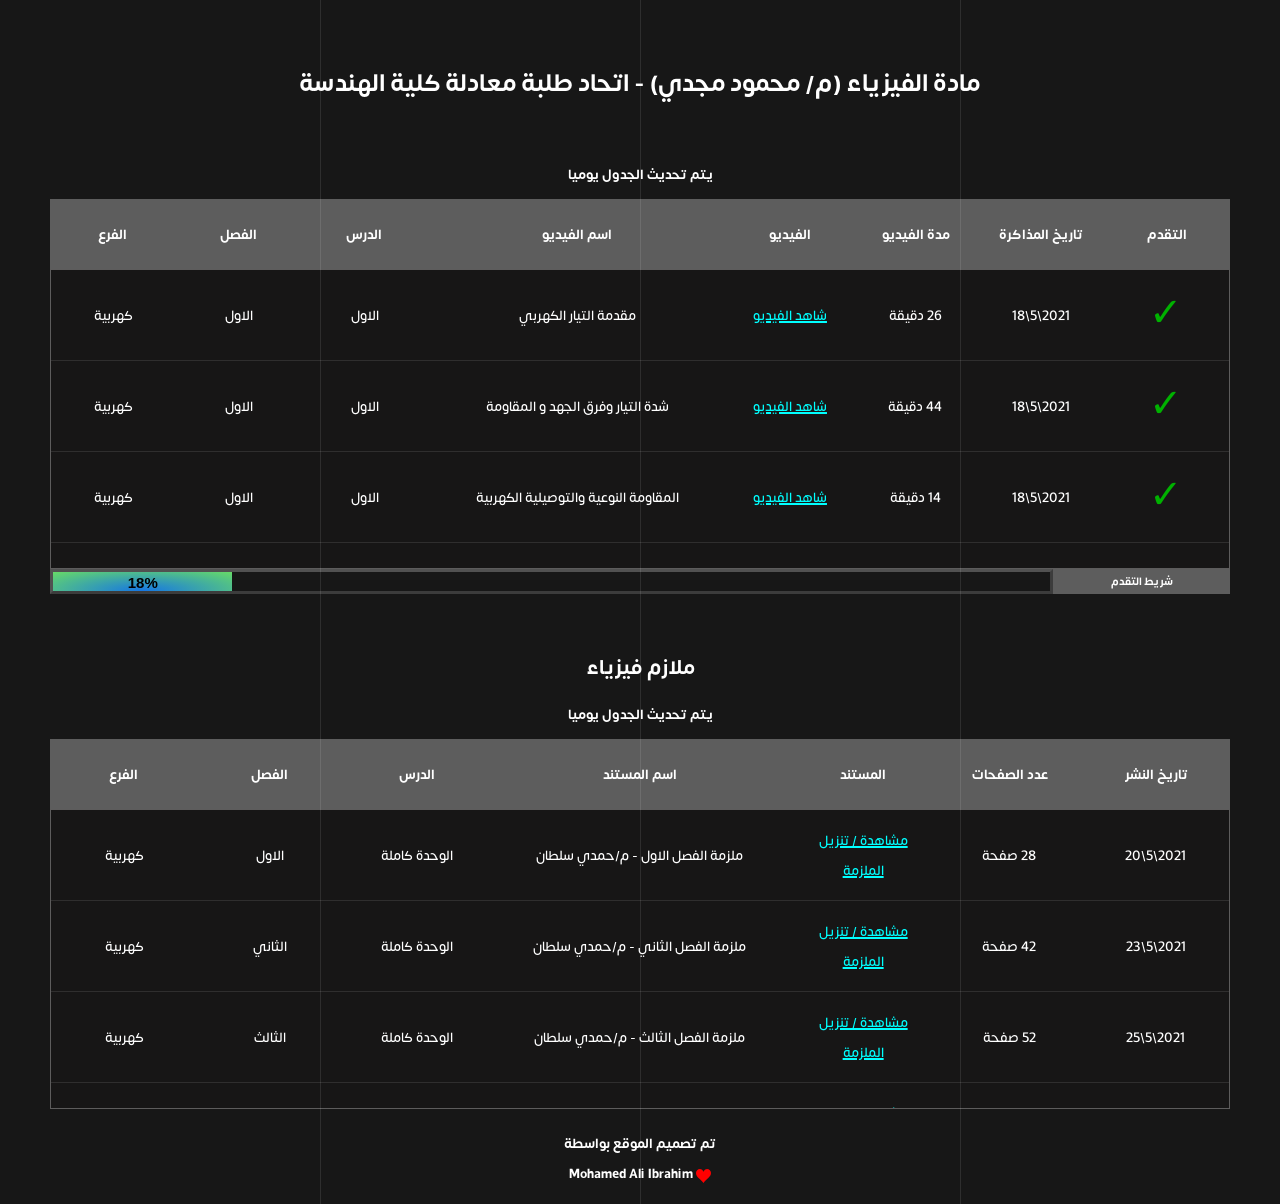
<file: physics.html>
<!DOCTYPE html>
<html>

<head>
  <meta charset="UTF-8">
  <title>جدول مذاكرة مادة الفيزياء
  </title>

  <!-- <link rel="stylesheet" href="https://cdnjs.cloudflare.com/ajax/libs/meyer-reset/2.0/reset.min.css"> -->


  <link rel="stylesheet" href="css/style.css">
  <link rel="stylesheet" href="background.css">
  <!-- <meta name="viewport" content="width=device-width, initial-scale=1"> -->
  <link rel="stylesheet" href="https://www.w3schools.com/w3css/4/w3.css">
  <style>
    body {overflow: visible;}
    th {
      font-weight: bold;
    }
    h1, h2, h3, h4, h5, h6{
  font-family: nfblod;
}
  </style>
</head>

<body>
  <header>
    <br>
    <br>
    <h1> مادة الفيزياء (م/ محمود مجدي) - اتحاد طلبة معادلة كلية الهندسة</h1>

  </header>    

  <section> 
     <h4 style="color: white; text-align: center;">يتم تحديث الجدول يوميا</h4>
    <!--for demo wrap-->
    <div  class="tbl-header">
      <table   cellpadding="0" cellspacing="0" border="0">
        <thead>
          <tr>
            <th>الفرع</th>
            <th>الفصل</th>
            <th>الدرس</th>
            <th class="name">اسم الفيديو</th>
            <th>الفيديو</th>
            <th>مدة الفيديو</th>
            <th>تاريخ المذاكرة</th>
            <th>التقدم</th>
          </tr>
        </thead>
      </table>
    </div>
    <div class="tbl-content" style="height: 300px;background-color: rgba(24, 22, 22, 0.562);">
      <table cellpadding="0" cellspacing="0" border="0">
        <tbody>
          <tr>
            <td>كهربية</td>
            <td>الاول </td>
            <td>الاول</td>
            <td class="name">مقدمة التيار الكهربي</td>
            <td><a href="https://youtu.be/ABl_k-RRB24" target="_blank" style="color: cyan;">شاهد الفيديو</a></td>
            <td style="direction: rtl;"><span>26</span> دقيقة</td>
            <td>18\5\2021</td>
            <td>
              <span style="color: rgb(0, 177, 0); font-size: 40px;">✓</span>
            </td>
          </tr>
          <tr>
            <td>كهربية</td>
            <td>الاول </td>
            <td>الاول</td>
            <td class="name">شدة التيار وفرق الجهد و المقاومة</td>
            <td><a href="https://youtu.be/xXZAABdEjfs" target="_blank" style="color: cyan;">شاهد الفيديو</a></td>
            <td style="direction: rtl;"><span>44</span> دقيقة</td>
            <td>18\5\2021</td>
            <td>
              <span style="color: rgb(0, 177, 0); font-size: 40px;">✓</span>
            </td>
          </tr>
          <tr>
            <td>كهربية</td>
            <td>الاول </td>
            <td>الاول</td>
            <td class="name">المقاومة النوعية والتوصيلية الكهربية</td>
            <td><a href="https://youtu.be/pBwwmXOwBXM" target="_blank" style="color: cyan;">شاهد الفيديو</a></td>
            <td style="direction: rtl;"><span>14</span> دقيقة</td>
            <td>18\5\2021</td>
            <td>
              <span style="color: rgb(0, 177, 0); font-size: 40px;">✓</span>
            </td>
          </tr>
          <tr style="color: tomato;">
            <td>كهربية</td>
            <td>الاول </td>
            <td>الاول</td>
            <td class="name">المقارنة بين مقاومتين</td>
            <td><a href="https://youtu.be/0CHg9D8tmVE" target="_blank" style="color: cyan;">شاهد الفيديو</a></td>
            <td style="direction: rtl;"><span>26</span> دقيقة</td>
            <td>18\5\2021</td>
            <td>
              <span style="color: rgb(0, 177, 0); font-size: 40px;">✓</span>
            </td>
          </tr>
          <tr>
            <td>كهربية</td>
            <td>الاول </td>
            <td>الثاني</td>
            <td class="name">التوالي و التوازي الجزء الأول</td>
            <td><a href="https://youtu.be/-xJJU1iFWI0" target="_blank" style="color: cyan;">شاهد الفيديو</a></td>
            <td style="direction: rtl;"><span>32</span> دقيقة</td>
            <td>20\5\2021</td>
            <td>
              <span style="color: rgb(0, 177, 0); font-size: 40px;">✓</span>
            </td>
          </tr>
          <tr>
            <td>كهربية</td>
            <td>الاول </td>
            <td>الثاني</td>
            <td class="name">التوالي و التوازي الجزء الثاني</td>
            <td><a href="https://youtu.be/QwipTkAvALY" target="_blank" style="color: cyan;">شاهد الفيديو</a></td>
            <td style="direction: rtl;"><span>47</span> دقيقة</td>
            <td>20\5\2021</td>
            <td>
              <span style="color: rgb(0, 177, 0); font-size: 40px;">✓</span>
            </td>
          </tr>
            <tr>
            <td>كهربية</td>
            <td>الاول </td>
            <td>الثاني</td>
            <td class="name">المفاتيح الكهربية و الغاء المقاومة</td>
            <td><a href="https://youtu.be/JRKNxkl1TjI" target="_blank" style="color: cyan;">شاهد الفيديو</a></td>
            <td style="direction: rtl;"><span>30</span> دقيقة</td>
            <td>20\5\2021</td>
            <td>
              <span style="color: rgb(0, 177, 0); font-size: 40px;">✓</span>
            </td>
          </tr>
            <tr>
            <td>كهربية</td>
            <td>الاول </td>
            <td>الثاني</td>
            <td class="name">تجزئة التيار وقراءة الاميتر والفولتميتر والقدرة</td>
            <td><a href="https://youtu.be/6UjTLG_dPwQ" target="_blank" style="color: cyan;">شاهد الفيديو</a></td>
            <td style="direction: rtl;"><span>63</span> دقيقة</td>
            <td>20\5\2021</td>
            <td>
              <span style="color: rgb(0, 177, 0); font-size: 40px;">✓</span>
            </td>
          </tr>
          <tr>
            <td>كهربية</td>
            <td>الاول </td>
            <td>مسائل على الاول</td>
            <td class="name">مسائل مستويات عليا علي الدرس الأول 1</td>
            <td><a href="https://youtu.be/s5vUb5l62zE" target="_blank" style="color: cyan;">شاهد الفيديو</a></td>
            <td style="direction: rtl;"><span>10</span> دقيقة</td>
            <td>22\5\2021</td>
            <td>
              <span style="color: rgb(0, 177, 0); font-size: 40px;">✓</span>
            </td>
          </tr>
          <tr>
            <td>كهربية</td>
            <td>الاول </td>
            <td>مسائل على الاول</td>
            <td class="name">مسائل مستويات عليا علي الدرس الأول 2</td>
            <td><a href="https://youtu.be/vOo0Zx6Cwgw" target="_blank" style="color: cyan;">شاهد الفيديو</a></td>
            <td style="direction: rtl;"><span>16</span> دقيقة</td>
            <td>22\5\2021</td>
            <td>
              <span style="color: rgb(0, 177, 0); font-size: 40px;">✓</span>
            </td>
          </tr>
            <tr>
            <td>كهربية</td>
            <td>الاول </td>
            <td>مسائل على الاول</td>
            <td class="name">مسائل رسم بياني علي الدرس الأول</td>
            <td><a href="https://youtu.be/dtPkT6BPeck" target="_blank" style="color: cyan;">شاهد الفيديو</a></td>
            <td style="direction: rtl;"><span>15</span> دقيقة</td>
            <td>22\5\2021</td>
            <td>
              <span style="color: rgb(0, 177, 0); font-size: 40px;">✓</span>
            </td>
          </tr>
            <tr>
            <td>كهربية</td>
            <td>الاول </td>
            <td>مسائل على الثاني</td>
            <td class="name">التوالي والتوازي 3 مستويات عليا</td>
            <td><a href="https://youtu.be/LkuIrYx-zzE" target="_blank" style="color: cyan;">شاهد الفيديو</a></td>
            <td style="direction: rtl;"><span>18</span> دقيقة</td>
            <td>22\5\2021</td>
            <td>
              <span style="color: rgb(0, 177, 0); font-size: 40px;">✓</span>
            </td>
          </tr>
            <tr>
            <td>كهربية</td>
            <td>الاول </td>
            <td>الثالث</td>
            <td class="name">قانون اوم للدائرة المغلقة الجزئ الاول</td>
            <td><a href="https://youtu.be/uBw0BYIRqk0" target="_blank" style="color: cyan;">شاهد الفيديو</a></td>
            <td style="direction: rtl;"><span>67</span> دقيقة</td>
            <td>24\5\2021</td>
            <td>
              <span style="color: rgb(0, 177, 0); font-size: 40px;">✓</span>
            </td>
          </tr>
            <tr>
            <td>كهربية</td>
            <td>الاول </td>
            <td>الثالث</td>
            <td class="name">قانون اوم للدائرة المغلقة الجزئ الثاني</td>
            <td><a href="https://youtu.be/Ciqnaz1A4Zc" target="_blank" style="color: cyan;">شاهد الفيديو</a></td>
            <td style="direction: rtl;"><span>57</span> دقيقة</td>
            <td>24\5\2021</td>
            <td>
              <span style="color: rgb(0, 177, 0); font-size: 40px;">✓</span>
            </td>
          </tr>
            <tr>
            <td>كهربية</td>
            <td>الاول </td>
            <td>الرابع</td>
            <td class="name">قانون كيرشوف الاول</td>
            <td><a href="https://youtu.be/FrG5T1W9GFs" target="_blank" style="color: cyan;">شاهد الفيديو</a></td>
            <td style="direction: rtl;"><span>21</span> دقيقة</td>
            <td>26\5\2021</td>
            <td>
              <span style="color: rgb(0, 177, 0); font-size: 40px;">✓</span>
            </td>
          </tr>
              <tr>
            <td>كهربية</td>
            <td>الاول </td>
            <td>الرابع</td>
            <td class="name">قانون كيرشوف الثاني</td>
            <td><a href="https://youtu.be/jNO_ydA31lc" target="_blank" style="color: cyan;">شاهد الفيديو</a></td>
            <td style="direction: rtl;"><span>52</span> دقيقة</td>
            <td>26\5\2021</td>
            <td>
              <span style="color: rgb(0, 177, 0); font-size: 40px;">✓</span>
            </td>
          </tr>
            <tr>
            <td>كهربية</td>
            <td>الاول </td>
            <td>مسائل على الدرس الثاني والثالث</td>
            <td class="name">ورشة عمل علي الدرس الثاني والثالث ٦٠وسؤال مستويات عليا</td>
            <td><a href="https://youtu.be/c5Q4CTgrhkg" target="_blank" style="color: cyan;">شاهد الفيديو</a></td>
            <td style="direction: rtl;"><span>106</span> دقيقة</td>
            <td>28\5\2021</td>
            <td>
              <span style="color: rgb(0, 177, 0); font-size: 40px;">✓</span>
            </td>
          </tr>
            <tr>
            <td>كهربية</td>
            <td>الاول </td>
            <td>مسائل على الدرس الرابع</td>
            <td class="name"> ورشة عمل كيرشوف حل اسئلة كتاب المدرسة</td>
            <td><a href="https://youtu.be/P4HvA45VpDU" target="_blank" style="color: cyan;">شاهد الفيديو</a></td>
            <td style="direction: rtl;"><span>72</span> دقيقة</td>
            <td>28\5\2021</td>
            <td>
              <span style="color: rgb(0, 177, 0); font-size: 40px;">✓</span>
            </td>
          </tr>
                      <tr>
            <td>كهربية</td>
            <td>الثاني </td>
            <td>الاول</td>
            <td class="name">الفيض والسلك المستقيم</td>
            <td><a href="https://youtu.be/0EYMuwV1L-Q" target="_blank" style="color: cyan;">شاهد الفيديو</a></td>
            <td style="direction: rtl;"><span>91</span> دقيقة</td>
            <td>31\5\2021</td>
            <td>
              <span style="color: rgb(0, 177, 0); font-size: 40px;">✓</span>
            </td>
          </tr>
                                <tr>
            <td>كهربية</td>
            <td>الثاني </td>
            <td>الاول</td>
            <td class="name">نقطه التعادل والمستويات العليا للسلك المستقيم</td>
            <td><a href="https://youtu.be/-v0oqNykBgY" target="_blank" style="color: cyan;">شاهد الفيديو</a></td>
            <td style="direction: rtl;"><span>40</span> دقيقة</td>
            <td>31\5\2021</td>
            <td>
              <span style="color: rgb(0, 177, 0); font-size: 40px;">✓</span>
            </td>
          </tr>
                                          <tr>
            <td>كهربية</td>
            <td>الثاني </td>
            <td>الثاني</td>
            <td class="name">الملف الدائري</td>
            <td><a href="https://youtu.be/C4i63vGviB4" target="_blank" style="color: cyan;">شاهد الفيديو</a></td>
            <td style="direction: rtl;"><span>42</span> دقيقة</td>
            <td>2\6\2021</td>
            <td>
              <span style="color: rgb(0, 177, 0); font-size: 40px;">✓</span>
            </td>
          </tr>
                                          <tr>
            <td>كهربية</td>
            <td>الثاني </td>
            <td>الثاني</td>
            <td class="name">الملف اللولبي الحلزونى</td>
            <td><a href="https://youtu.be/yr5wec5uq2s" target="_blank" style="color: cyan;">شاهد الفيديو</a></td>
            <td style="direction: rtl;"><span>34</span> دقيقة</td>
            <td>2\6\2021</td>
            <td>
              <span style="color: rgb(0, 177, 0); font-size: 40px;">✓</span>
            </td>
          </tr>
                                                    <tr>
            <td>كهربية</td>
            <td>الثاني </td>
            <td>الثالث</td>
            <td class="name">القوة المغناطيسية</td>
            <td><a href="https://youtu.be/hXWuNrvIUn0" target="_blank" style="color: cyan;">شاهد الفيديو</a></td>
            <td style="direction: rtl;"><span>83</span> دقيقة</td>
            <td>4\6\2021</td>
            <td>
              <span style="color: rgb(0, 177, 0); font-size: 40px;">✓</span>
            </td>
          </tr>
                                                    <tr>
            <td>كهربية</td>
            <td>الثاني </td>
            <td>الثالث</td>
            <td class="name">عزم الازدواج المغناطيسي</td>
            <td><a href="https://youtu.be/hcKjmi2rnIg" target="_blank" style="color: cyan;">شاهد الفيديو</a></td>
            <td style="direction: rtl;"><span>43</span> دقيقة</td>
            <td>4\6\2021</td>
            <td>
              <span style="color: rgb(0, 177, 0); font-size: 40px;">✓</span>
            </td>
          </tr>
        </tbody>
      </table>

    </div>
    <div style="display: flex;">
      <div
      style="height: 25px;
            /* background-color: rgb(0, 0, 0); */
            width: 85%;
            display: inline-block;
            border-style:outset;
            border-color: rgba(255, 255, 255, 0.247);
      "
      >
        <div  style="flex: 1;
        background: radial-gradient(ellipse at bottom, #1576e4 0%, #67da67 100%); 
        text-align: center;
        font-weight: bold;
        height: 100%;
        width:18%;
        
        ">18%</div>
      </div>
      <div
        style="height: 25px;
              width: 15%;
              background-color: rgba(255,255,255,0.3);
              text-align: center;
              margin: 0;
              padding: 0;
              color: white;
        "
      > <h6 style="color: white;margin: 0;padding: 0;">شريط التقدم</h6>
      </div>
    </div>
    <div style="
   position:absolute;
   bottom:5px;
   width:100%;
    ">
    </div>
  </section>
  <!--=================================================================================pdf table by mohamed ali========================================================= -->
   <section> 
     <h2 style="color: white; text-align: center;">ملازم فيزياء</h2>
     <h4 style="color: white; text-align: center;">يتم تحديث الجدول يوميا</h4>
    <!--for demo wrap-->
    <div  class="tbl-header">
      <table   cellpadding="0" cellspacing="0" border="0">
        <thead>
          <tr>
            <th>الفرع</th>
            <th>الفصل</th>
            <th>الدرس</th>
            <th class="name">اسم المستند</th>
            <th>المستند</th>
            <th>عدد الصفحات</th>
            <th>تاريخ النشر</th>
          </tr>
        </thead>
      </table>
    </div>
    <div class="tbl-content" style="height: 300px;background-color: rgba(24, 22, 22, 0.562);">
      <table cellpadding="0" cellspacing="0" border="0">
        <tbody>
          <tr>
            <td>كهربية</td>
            <td>الاول </td>
            <td>الوحدة كاملة</td>
            <td class="name">ملزمة الفصل الاول - م/حمدي سلطان</td>
            <td><a href="https://cdn.fs.teachablecdn.com/cOkJCjgiT5qhk3XrwCp2" target="_blank" style="color: cyan;">مشاهدة / تنزيل الملزمة</a></td>
            <td style="direction: rtl;"><span>28</span> صفحة</td>
            <td>20\5\2021</td>
          </tr>
            <tr>
            <td>كهربية</td>
            <td>الثاني </td>
            <td>الوحدة كاملة</td>
            <td class="name">ملزمة الفصل الثاني - م/حمدي سلطان</td>
            <td><a href="https://cdn.fs.teachablecdn.com/6rbK81R2T429ZH1frHwj" target="_blank" style="color: cyan;">مشاهدة / تنزيل الملزمة</a></td>
            <td style="direction: rtl;"><span>42</span> صفحة</td>
            <td>23\5\2021</td>
          </tr>
           <tr>
            <td>كهربية</td>
            <td>الثالث </td>
            <td>الوحدة كاملة</td>
            <td class="name">ملزمة الفصل الثالث - م/حمدي سلطان</td>
            <td><a href="https://cdn.fs.teachablecdn.com/XfrJRAYTFmBOb0U03smw" target="_blank" style="color: cyan;">مشاهدة / تنزيل الملزمة</a></td>
            <td style="direction: rtl;"><span>52</span> صفحة</td>
            <td>25\5\2021</td>
          </tr>
            <tr>
            <td>كهربية</td>
            <td>الرابع </td>
            <td>الوحدة كاملة</td>
            <td class="name">ملزمة الفصل الرابع - م/حمدي سلطان</td>
            <td><a href="https://cdn.fs.teachablecdn.com/bhfGg0oZQ6KOw8MUCVHV" target="_blank" style="color: cyan;">مشاهدة / تنزيل الملزمة</a></td>
            <td style="direction: rtl;"><span>28</span> صفحة</td>
            <td>25\5\2021</td>
          </tr>
        </tbody>
      </table>

    </div>
    <div style="display: flex;">

  </section>
     <br>
     <br>
     
     <div style="
   position:absolute;
   bottom: 16px;
   width:100%;
    ">
      <div style="font-size: 20px; margin: 0;padding: 0;" class="made-with-love">تم تصميم الموقع بواسطة <br>

        <a target="_blank" href="https://facebook.com/luxorali">Mohamed Ali Ibrahim</a>
        <svg style="width:15px;" class="heart" viewBox="0 0 32 29.6">
          <path d="M23.6,0c-3.4,0-6.3,2.7-7.6,5.6C14.7,2.7,11.8,0,8.4,0C3.8,0,0,3.8,0,8.4c0,9.4,9.5,11.9,16,21.2
        c6.1-9.3,16-12.1,16-21.2C32,3.8,28.2,0,23.6,0z"></path>
        </svg>
      </div>
    </div>
  <div class="lines">
  <div class="line"></div>
  <div class="line"></div>
  <div class="line"></div>
</div>

  <!-- follow me template -->

</body>

</html>
</file>
<file: cep352midterm/style.css>
:root {
  font-family: Cairo, Tahoma, Arial, sans-serif;
  color: #161c46;
  background: #eef2ff;
  --panel: #fff;
  --ink: #161c46;
  --sub: #526180;
  --violet: #5144cb;
  --stroke: #d8ddf4;
  --tint: #f5f3ff;
  --formula: #eeebff;
  --hero: linear-gradient(105deg, #f9faff, #eef0ff 57%, #dfe6ff);
  color-scheme: light;
}
* { box-sizing: border-box; }
html { scroll-padding-top: 1.25rem; }
body { margin: 0; line-height: 1.85; background: radial-gradient(ellipse at 88% 2%, #e8eafb, transparent 38%), linear-gradient(#f5f7ff, #eef2ff); }
h1, h2, h3, h4, p, figure { margin-block: 0 0.75rem; }
h1, h2, h3, h4 { line-height: 1.45; }
h2 { font-size: clamp(1.35rem, 3vw, 1.85rem); }
h3 { font-size: 1.15rem; }
a { color: var(--violet); text-underline-offset: .2em; }
:focus-visible { outline: 3px solid #8065ef; outline-offset: 3px; }
[dir="ltr"] { unicode-bidi: isolate; }
p[lang="en"], .en { text-align: left; font-family: Arial, Tahoma, sans-serif; line-height: 1.65; }
.shell { max-width: 1180px; margin: auto; padding: 18px 16px 56px; }
.site-nav { background: linear-gradient(115deg, #0e1530, #1c2449); color: white; display: flex; gap: 12px; flex-wrap: wrap; align-items: center; justify-content: space-between; padding: 12px 22px; border-radius: 20px 20px 0 0; }
.brand { display: flex; gap: 10px; align-items: center; font-weight: 900; }
.brand svg { flex: 0 0 32px; }
.site-nav ul { margin: 0; padding: 0; list-style: none; display: flex; gap: 3px; flex-wrap: wrap; }
.site-nav a { color: white; display: block; padding: 7px 12px; border-radius: 999px; text-decoration: none; font-weight: 700; }
.site-nav a:hover, .site-nav a:focus-visible { background: #5144bc; }
.hero { background: var(--hero); display: grid; grid-template-columns: minmax(0, 1.3fr) minmax(0, .8fr); gap: 24px; align-items: center; padding: 25px 30px; border: 1px solid #d3dcfa; border-radius: 0 0 24px 24px; box-shadow: 0 16px 40px #273a781a; }
.hero h1 { font-size: clamp(1.9rem, 5vw, 3rem); font-weight: 900; margin: .45rem 0 .2rem; }
.hero .english-title { font-size: clamp(1.05rem, 3vw, 1.45rem); font-weight: 800; text-align: right; }
.hero p { color: var(--sub); }
.hero figure { margin: 0; }
.hero figure img { width: min(100%, 360px); margin-inline: auto; }
.actions, .tags { display: flex; flex-wrap: wrap; gap: 8px; }
.actions { margin-top: 16px; }
.button { display: inline-flex; align-items: center; justify-content: center; padding: 8px 16px; min-height: 44px; border-radius: 13px; color: white; background: linear-gradient(105deg,#624cf2,#433bc9); font-weight: 800; text-decoration: none; }
.button.alt { color: #352d8b; background: #f8f8ff; border: 1px solid #d9d9ff; }
.tag { display: inline-block; padding: 2px 10px; border-radius: 9px; background: #ebe9ff; color: #4435ab; font-size: .85rem; font-weight: 800; }
.tag.gold { background: #fff1db; color: #795106; }
.card { margin-top: 16px; padding: clamp(15px, 3vw, 25px); background: var(--panel); border: 1px solid var(--stroke); border-radius: 22px; box-shadow: 0 6px 22px #35438410; }
.lead, figcaption, .source { color: var(--sub); }
.source, figcaption { font-size: .85rem; margin-top: .55rem; }
.lesson-grid, .pair { display: grid; gap: 12px; grid-template-columns: repeat(2, minmax(0,1fr)); margin-block: 12px; }
.lesson-grid > *, .pair > * { min-width: 0; margin: 0; }
.ar, .en, .diagram { background: var(--tint); border: 1px solid var(--stroke); border-radius: 15px; padding: 14px 16px; }
.ar p:last-child, .en p:last-child { margin-bottom: 0; }
.callout { padding: 11px 14px; margin-block: 14px; border-inline-start: 4px solid #6e57ef; background: var(--tint); border-radius: 10px; }
.table-wrap { overflow-x: auto; border: 1px solid var(--stroke); border-radius: 13px; margin-block: 14px; }
table { width: 100%; border-collapse: collapse; font-size: .94rem; }
caption { padding: 9px 12px; text-align: start; background: var(--tint); font-weight: 800; }
th, td { padding: 8px 12px; text-align: start; vertical-align: top; border-top: 1px solid var(--stroke); }
th { background: #f9f8ff; }
td:first-child { font-weight: 700; }
.nowrap { white-space: nowrap; }
.eqs { display: grid; gap: 7px; margin-block: 12px; }
.formula { direction: ltr; overflow-x: auto; text-align: center; background: var(--formula); border: 1px solid #cec8ff; border-radius: 12px; color: #191c67; padding: 11px 9px; }
math { font-family: "Cambria Math", "STIX Two Math", math; font-size: clamp(1.02rem, 2.1vw, 1.38rem); }
.flow { padding: 0; display: grid; grid-template-columns: repeat(auto-fit,minmax(min(100%, 125px), 1fr)); gap: 10px; list-style: none; direction: ltr; counter-reset: flow; }
.flow li { counter-increment: flow; min-width: 0; padding: 9px 10px; background: #fff; border: 1px solid var(--stroke); border-radius: 11px; font: .9rem/1.5 Arial, sans-serif; }
.flow li::before { content: counter(flow) " →"; display: block; color: var(--violet); font-weight: 800; margin-bottom: 3px; }
.flow b { display: block; margin-bottom: 4px; }
img { display: block; max-width: 100%; height: auto; }
.diagram img { width: 100%; }
ol, ul { padding-inline-start: 1.55rem; }
.steps li { padding-inline-start: .25rem; margin-block: 11px; }
details { border: 1px solid var(--stroke); border-radius: 13px; margin-top: 9px; }
summary { cursor: pointer; padding: 11px 13px; min-height: 44px; font-weight: 800; }
details[open] summary { background: var(--tint); border-radius: 12px 12px 0 0; border-bottom: 1px solid var(--stroke); }
.solution { padding: 12px 14px 4px; }
details .en { margin-bottom: 10px; }
footer { text-align: center; color: var(--sub); margin-top: 24px; }
.skip { position: absolute; inset-inline-start: 1rem; top: -100px; z-index: 1; }
.skip:focus { top: 1rem; }
@media (max-width: 630px) {
  .shell { padding: 10px 10px 35px; }
  .hero { grid-template-columns: 1fr; gap: 8px; padding: 19px 16px; }
  .hero figure img { max-width: min(100%, 250px); }
  .lesson-grid, .pair { grid-template-columns: 1fr; }
  .card { border-radius: 16px; }
  .site-nav { padding: 9px 13px; }
  .site-nav a { padding-inline: 8px; }
  th, td { padding: 7px 8px; }
}
#filter-section img { max-width: 640px; margin-inline: auto; }
</file>
<file: css/style.css>
@font-face {
  font-family: nfblod;
  src: url(Somar-Bold.otf);
}
@font-face {
  font-family: nfmed;
  src: url(Somar-Medium.otf);
}
body{
  font-family: nfmed;
}
th{
  font-family: nfblod;
}
td{
  font-family: nfmed;
  font-size: 25px;
  box-sizing: unset;
  max-width:300px
}
tbody{
  box-sizing: unset;
}
h1{
  font-size: nfblod;
  font-size: 50px;
  color: #fff;
  text-transform: uppercase;
  font-weight: 300;
  text-align: center;
  margin-bottom: 15px;
}
table{
  width:100%;
  table-layout: fixed;
}
.centerline{
  background: radial-gradient(ellipse at bottom, #1b2735 0%, #090a0f 100%);
  margin-top: 18%;
  color: #fff;
  height: 170px;
}
input{
  font-family: nfblod;
  font-weight: 700;
  font-size: 20px;
}
.tbl-header{
  background-color: rgba(255,255,255,0.3);
 }
.tbl-content{
  height:300px;
  overflow-x:auto;
  margin-top: 0px;
  border: 1px solid rgba(255,255,255,0.3);
}
th{
  padding: 20px 15px;
  /* text-align: left; */
  font-weight: 500;
  font-size: 20px;
  color: #fff;
  text-transform: uppercase;
}

td{
  padding: 15px;
  text-align: center;
  vertical-align:middle;
  font-weight: 300;
  font-size: 20px;
  color: #fff;
  border-bottom: solid 1px rgba(255,255,255,0.1);
  /* box-sizing: unset; */
}


/* demo styles */

@import url(https://fonts.googleapis.com/css?family=Roboto:400,500,300,700);
section{
  margin: 50px;
}

.loginbuttom{
  width: 50px;
  height: 25px;
}
/* follow me template */
.made-with-love {
  /* margin-top: 40px; */
  padding: 10px;
  clear: left;
  text-align: center;
  font-size: 10px;
  color: #fff;
    font-family: nfblod;
}
.made-with-love i {
  color: #F50057;
  font-size: 14px;
  position: relative;
    font-family: nfblod;
}
.made-with-love a {
  color: #fff;
  text-decoration: none;
  font-family: nfblod;
}
.made-with-love a:hover {
  text-decoration: underline;
}

.name{
  width: 300px;
  box-sizing: unset;
}
/* for custom scrollbar for webkit browser*/

::-webkit-scrollbar {
    width: 6px;
} 
::-webkit-scrollbar-track {
    -webkit-box-shadow: inset 0 0 6px rgb(232 232 232 / 30%);
} 
::-webkit-scrollbar-thumb {
    -webkit-box-shadow: inset 0 0 6px rgb(255 252 252);
}

.heart {
  fill: red;
  position: relative;
  top: 5px;
  width: 25px;
  animation: pulse 1s ease infinite;
}

@keyframes pulse {
  0% {
    transform: scale(1);
  }
  50% {
    transform: scale(1.3);
  }
  100% {
    transform: scale(1);
  }
}
</file>
<file: background.css>
* {
  margin: 0;
  padding: 0;
  box-sizing: border-box !important;
}

html, body {
  height: 100%;
}

body {
  display: table;
  width: 100%;
  height: 100%;
  background-color: #171717;
  color: #000;
  line-height: 1.6;
  position: relative;
  font-family: sans-serif;
  overflow: hidden;
}

.lines {
/*   position: absolute; */
  top: 0;
  left: 0;
  right: 0;
/*   height: 100%; */
  margin: auto;
  width: 90vw;
}

.line {
  position: absolute;
  width: 1px;
  height: 100%;
  top: 0;
  left: 50%;
  background: rgba(255, 255, 255, 0.1);
  overflow: hidden;
}
.line::after {
  content: "";
  display: block;
  position: absolute;
  height: 15vh;
  width: 100%;
  top: -50%;
  left: 0;
  background: linear-gradient(to bottom, rgba(255, 255, 255, 0) 0%, #ffffff 75%, #ffffff 100%);
  -webkit-animation: drop 7s 0s infinite;
          animation: drop 7s 0s infinite;
  -webkit-animation-fill-mode: forwards;
          animation-fill-mode: forwards;
  -webkit-animation-timing-function: cubic-bezier(0.4, 0.26, 0, 0.97);
          animation-timing-function: cubic-bezier(0.4, 0.26, 0, 0.97);
}
.line:nth-child(1) {
  margin-left: -25%;
}
.line:nth-child(1)::after {
  -webkit-animation-delay: 2s;
          animation-delay: 2s;
}
.line:nth-child(3) {
  margin-left: 25%;
}
.line:nth-child(3)::after {
  -webkit-animation-delay: 2.5s;
          animation-delay: 2.5s;
}

@-webkit-keyframes drop {
  0% {
    top: -50%;
  }
  100% {
    top: 110%;
  }
}

@keyframes drop {
  0% {
    top: -50%;
  }
  100% {
    top: 110%;
  }
}
</file>
